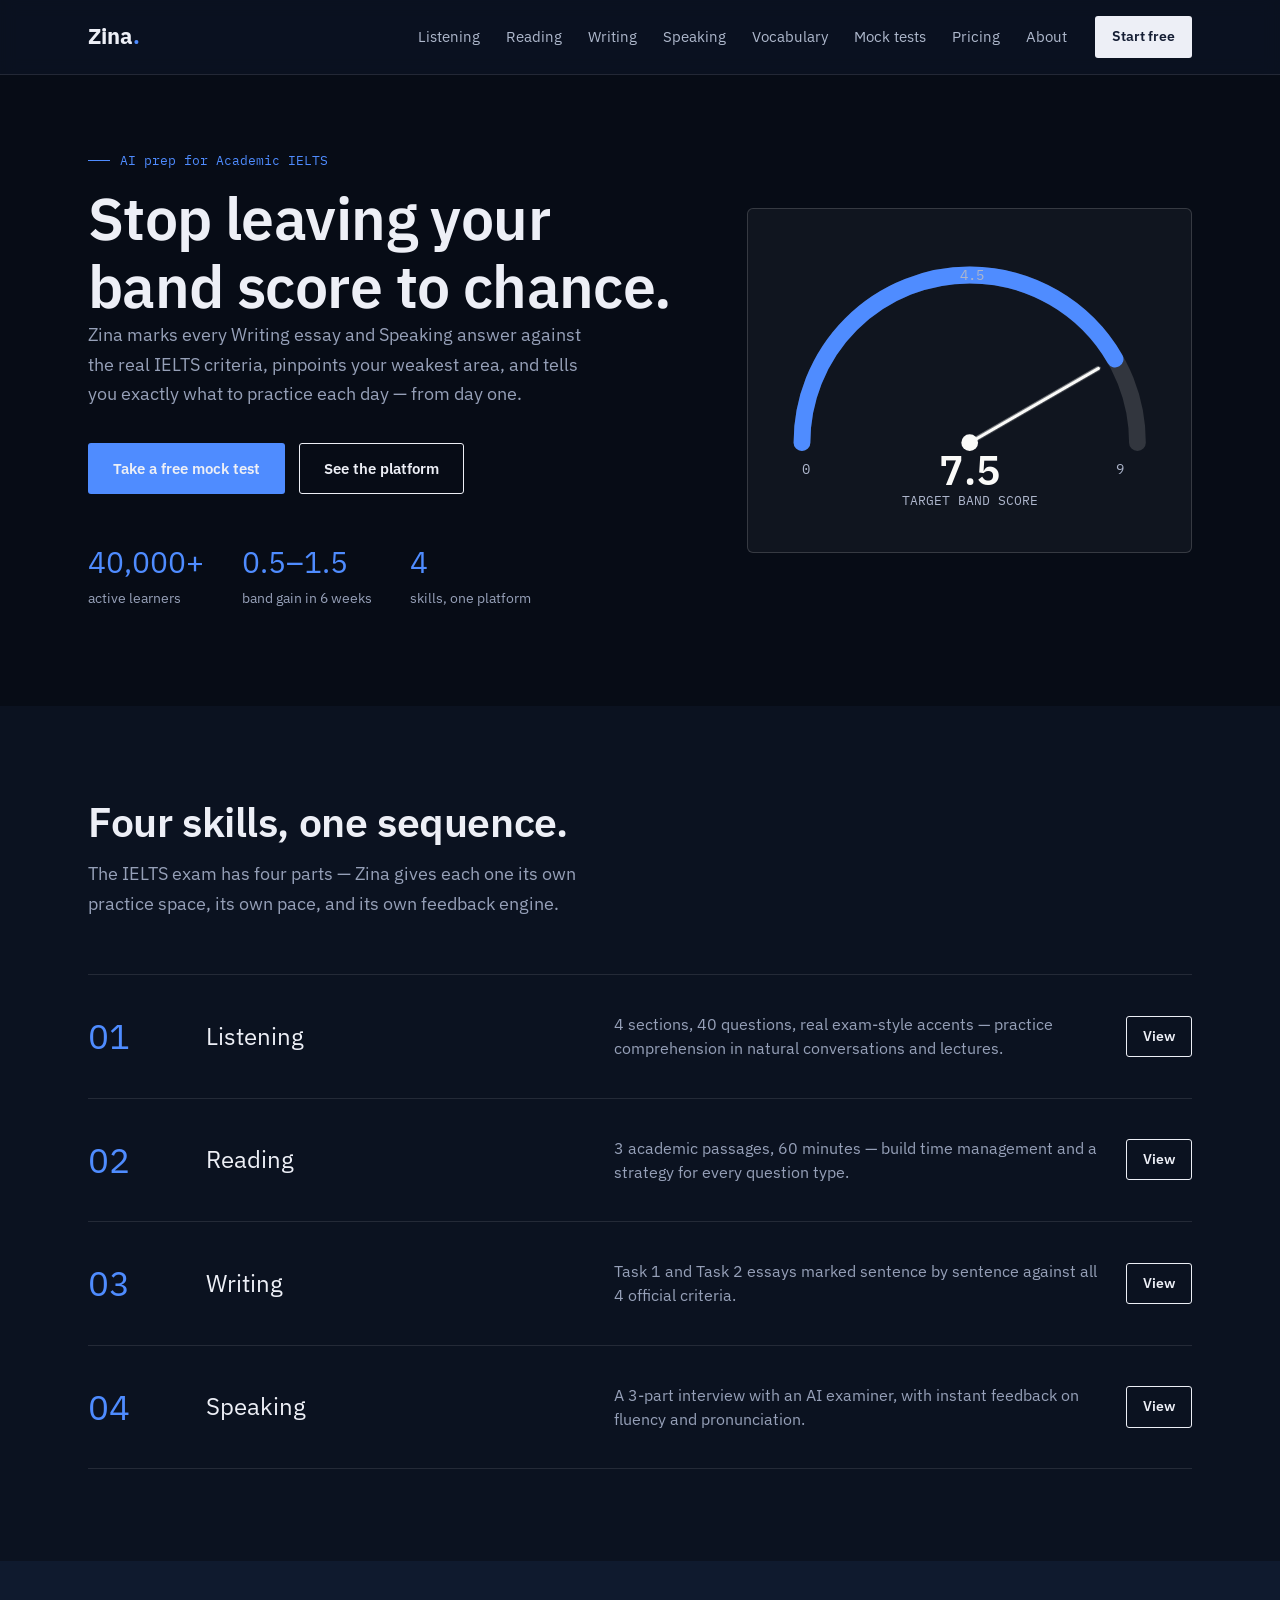
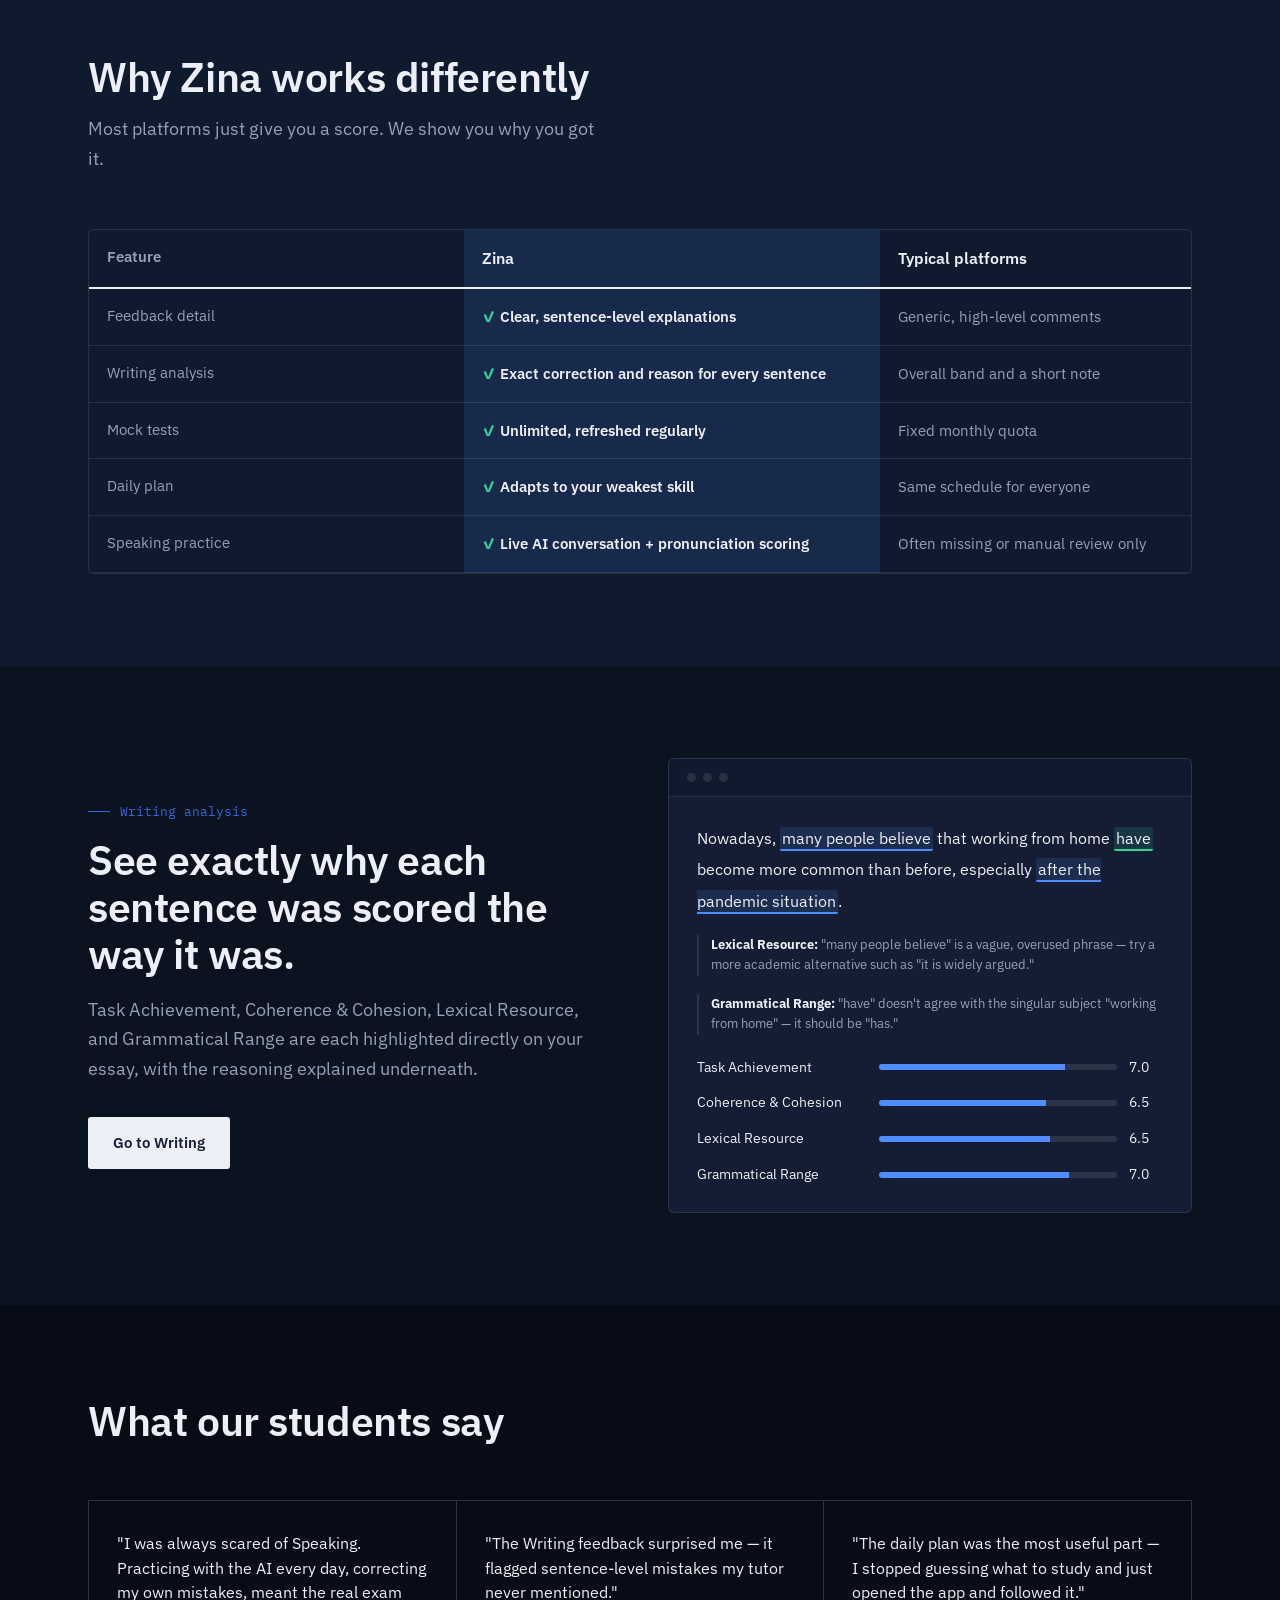
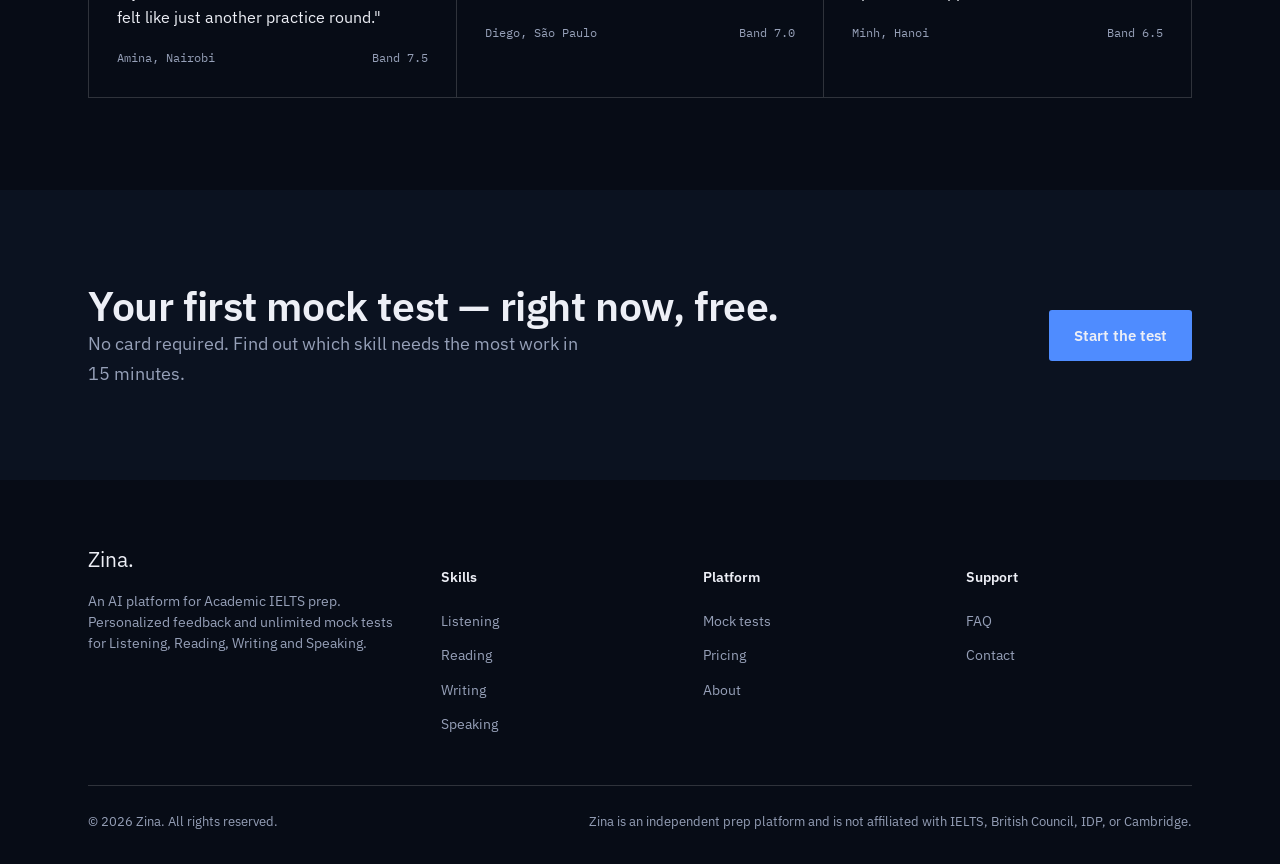
<file: index.html>
<!DOCTYPE html>
<html lang="en">
<head>
<meta charset="UTF-8">
<meta name="viewport" content="width=device-width, initial-scale=1.0">
<title>Zina — Prep for IELTS with AI feedback that actually explains why</title>
<meta name="description" content="Zina gives you sentence-level AI feedback on Listening, Reading, Writing and Speaking, unlimited mock tests, and a clear band score breakdown.">
<link rel="preconnect" href="https://fonts.googleapis.com">
<link rel="preconnect" href="https://fonts.gstatic.com" crossorigin>
<link href="https://fonts.googleapis.com/css2?family=Source+Serif+4:opsz,wght@8..60,500;8..60,600;8..60,700&family=IBM+Plex+Sans:wght@400;500;600;700&family=IBM+Plex+Mono:wght@400;500&display=swap" rel="stylesheet">
<link rel="stylesheet" href="assets/style.css">
</head>
<body>

<header class="site-header">
  <div class="wrap header-inner">
    <a href="index.html" class="logo">Zina<span>.</span></a>
    <nav class="main-nav" id="mainNav">
      <a href="listening.html">Listening</a>
      <a href="reading.html">Reading</a>
      <a href="writing.html">Writing</a>
      <a href="speaking.html">Speaking</a>
      <a href="vocabulary.html">Vocabulary</a>
      <a href="mock-tests.html">Mock tests</a>
      <a href="pricing.html">Pricing</a>
      <a href="about.html">About</a>
    </nav>
    <div class="header-cta">
      <a href="pricing.html" class="btn btn-primary btn-sm">Start free</a>
      <button class="nav-toggle" id="navToggle" aria-label="Open menu"><span></span></button>
    </div>
  </div>
</header>

<section class="hero on-ink">
  <div class="wrap hero-inner">
    <div>
      <div class="kicker">AI prep for Academic IELTS</div>
      <h1 class="h-xl">Stop leaving your band score to chance.</h1>
      <p class="lede">Zina marks every Writing essay and Speaking answer against the real IELTS criteria, pinpoints your weakest area, and tells you exactly what to practice each day — from day one.</p>
      <div class="btn-row">
        <a href="mock-tests.html" class="btn btn-gold">Take a free mock test</a>
        <a href="#platform" class="btn btn-outline">See the platform</a>
      </div>
      <div class="stat-row">
        <div><span class="num">40,000+</span><span class="lbl">active learners</span></div>
        <div><span class="num">0.5–1.5</span><span class="lbl">band gain in 6 weeks</span></div>
        <div><span class="num">4</span><span class="lbl">skills, one platform</span></div>
      </div>
    </div>

    <div class="gauge-card">
      <svg viewBox="0 0 320 230" width="100%" height="auto" role="img" aria-label="Gauge showing a target band of 7.5">
        <path d="M 20 170 A 140 140 0 0 1 300 170" fill="none" stroke="rgba(250,250,248,0.14)" stroke-width="14" stroke-linecap="round"/>
        <path d="M 20 170 A 140 140 0 0 1 300 170" fill="none" stroke="#4F8CFF" stroke-width="14" stroke-linecap="round" stroke-dasharray="366.5 439.8"/>
        <text x="20" y="196" font-family="IBM Plex Mono, monospace" font-size="12" fill="#AEB6CC">0</text>
        <text x="152" y="34" font-family="IBM Plex Mono, monospace" font-size="12" fill="#AEB6CC">4.5</text>
        <text x="282" y="196" font-family="IBM Plex Mono, monospace" font-size="12" fill="#AEB6CC">9</text>
        <g class="gauge-needle" data-band="7.5">
          <line x1="160" y1="170" x2="160" y2="46" stroke="#FAFAF8" stroke-width="3" stroke-linecap="round"/>
        </g>
        <circle cx="160" cy="170" r="7" fill="#FAFAF8"/>
        <text x="160" y="205" text-anchor="middle" font-family="Source Serif 4, serif" font-size="34" font-weight="600" fill="#FAFAF8">7.5</text>
        <text x="160" y="222" text-anchor="middle" font-family="IBM Plex Mono, monospace" font-size="10.5" fill="#AEB6CC">TARGET BAND SCORE</text>
      </svg>
    </div>
  </div>
</section>

<section class="section" id="platform">
  <div class="wrap">
    <div class="section-head">
      <div>
        <h2 class="h-lg">Four skills, one sequence.</h2>
        <p class="lede">The IELTS exam has four parts — Zina gives each one its own practice space, its own pace, and its own feedback engine.</p>
      </div>
    </div>

    <ul class="skill-index">
      <li>
        <div class="skill-row">
          <span class="skill-num">01</span>
          <span class="skill-title">Listening</span>
          <span class="skill-desc">4 sections, 40 questions, real exam-style accents — practice comprehension in natural conversations and lectures.</span>
          <a href="listening.html" class="btn btn-outline btn-sm">View</a>
        </div>
      </li>
      <li>
        <div class="skill-row">
          <span class="skill-num">02</span>
          <span class="skill-title">Reading</span>
          <span class="skill-desc">3 academic passages, 60 minutes — build time management and a strategy for every question type.</span>
          <a href="reading.html" class="btn btn-outline btn-sm">View</a>
        </div>
      </li>
      <li>
        <div class="skill-row">
          <span class="skill-num">03</span>
          <span class="skill-title">Writing</span>
          <span class="skill-desc">Task 1 and Task 2 essays marked sentence by sentence against all 4 official criteria.</span>
          <a href="writing.html" class="btn btn-outline btn-sm">View</a>
        </div>
      </li>
      <li>
        <div class="skill-row">
          <span class="skill-num">04</span>
          <span class="skill-title">Speaking</span>
          <span class="skill-desc">A 3-part interview with an AI examiner, with instant feedback on fluency and pronunciation.</span>
          <a href="speaking.html" class="btn btn-outline btn-sm">View</a>
        </div>
      </li>
    </ul>
  </div>
</section>

<section class="section section-alt">
  <div class="wrap">
    <div class="section-head">
      <div>
        <h2 class="h-lg">Why Zina works differently</h2>
        <p class="lede">Most platforms just give you a score. We show you why you got it.</p>
      </div>
    </div>
    <div class="table-scroll">
      <table class="compare-table">
        <thead>
          <tr><th>Feature</th><th class="col-us">Zina</th><th>Typical platforms</th></tr>
        </thead>
        <tbody>
          <tr><td>Feedback detail</td><td class="col-us"><span class="tick">✓</span> Clear, sentence-level explanations</td><td><span class="cross">Generic, high-level comments</span></td></tr>
          <tr><td>Writing analysis</td><td class="col-us"><span class="tick">✓</span> Exact correction and reason for every sentence</td><td><span class="cross">Overall band and a short note</span></td></tr>
          <tr><td>Mock tests</td><td class="col-us"><span class="tick">✓</span> Unlimited, refreshed regularly</td><td><span class="cross">Fixed monthly quota</span></td></tr>
          <tr><td>Daily plan</td><td class="col-us"><span class="tick">✓</span> Adapts to your weakest skill</td><td><span class="cross">Same schedule for everyone</span></td></tr>
          <tr><td>Speaking practice</td><td class="col-us"><span class="tick">✓</span> Live AI conversation + pronunciation scoring</td><td><span class="cross">Often missing or manual review only</span></td></tr>
        </tbody>
      </table>
    </div>
  </div>
</section>

<section class="section">
  <div class="wrap grid-2">
    <div>
      <div class="kicker">Writing analysis</div>
      <h2 class="h-lg">See exactly why each sentence was scored the way it was.</h2>
      <p class="lede" style="margin-top:18px;">Task Achievement, Coherence &amp; Cohesion, Lexical Resource, and Grammatical Range are each highlighted directly on your essay, with the reasoning explained underneath.</p>
      <div class="btn-row">
        <a href="writing.html" class="btn btn-primary">Go to Writing</a>
      </div>
    </div>
    <div class="mockup">
      <div class="mockup-bar"><span></span><span></span><span></span></div>
      <div class="mockup-body">
        <p class="essay-line">Nowadays, <span class="mark tr">many people believe</span> that working from home <span class="mark gr">have</span> become more common than before, especially <span class="mark tr">after the pandemic situation</span>.</p>
        <div class="annot"><b>Lexical Resource:</b> "many people believe" is a vague, overused phrase — try a more academic alternative such as "it is widely argued."</div>
        <div class="annot"><b>Grammatical Range:</b> "have" doesn't agree with the singular subject "working from home" — it should be "has."</div>
        <div class="criteria-bars">
          <div class="criteria-bar"><span>Task Achievement</span><div class="criteria-track"><div class="criteria-fill" style="width:78%;"></div></div><span>7.0</span></div>
          <div class="criteria-bar"><span>Coherence &amp; Cohesion</span><div class="criteria-track"><div class="criteria-fill" style="width:70%;"></div></div><span>6.5</span></div>
          <div class="criteria-bar"><span>Lexical Resource</span><div class="criteria-track"><div class="criteria-fill" style="width:72%;"></div></div><span>6.5</span></div>
          <div class="criteria-bar"><span>Grammatical Range</span><div class="criteria-track"><div class="criteria-fill" style="width:80%;"></div></div><span>7.0</span></div>
        </div>
      </div>
    </div>
  </div>
</section>

<section class="section section-ink">
  <div class="wrap">
    <div class="section-head on-ink">
      <div>
        <h2 class="h-lg">What our students say</h2>
      </div>
    </div>
  </div>
  <div class="wrap">
    <div class="testi-grid" style="border-color:var(--rule-dark);">
      <div class="testi" style="border-color:var(--rule-dark);">
        <p>"I was always scared of Speaking. Practicing with the AI every day, correcting my own mistakes, meant the real exam felt like just another practice round."</p>
        <div class="who"><span>Amina, Nairobi</span><span>Band 7.5</span></div>
      </div>
      <div class="testi" style="border-color:var(--rule-dark);">
        <p>"The Writing feedback surprised me — it flagged sentence-level mistakes my tutor never mentioned."</p>
        <div class="who"><span>Diego, São Paulo</span><span>Band 7.0</span></div>
      </div>
      <div class="testi" style="border-color:var(--rule-dark);">
        <p>"The daily plan was the most useful part — I stopped guessing what to study and just opened the app and followed it."</p>
        <div class="who"><span>Minh, Hanoi</span><span>Band 6.5</span></div>
      </div>
    </div>
  </div>
</section>

<section class="section">
  <div class="wrap cta-band">
    <div>
      <h2 class="h-lg">Your first mock test — right now, free.</h2>
      <p class="lede">No card required. Find out which skill needs the most work in 15 minutes.</p>
    </div>
    <a href="mock-tests.html" class="btn btn-gold">Start the test</a>
  </div>
</section>

<footer class="site-footer">
  <div class="wrap">
    <div class="footer-grid">
      <div>
        <div class="footer-logo">Zina.</div>
        <p class="footer-note">An AI platform for Academic IELTS prep. Personalized feedback and unlimited mock tests for Listening, Reading, Writing and Speaking.</p>
      </div>
      <div>
        <h5>Skills</h5>
        <a href="listening.html">Listening</a>
        <a href="reading.html">Reading</a>
        <a href="writing.html">Writing</a>
        <a href="speaking.html">Speaking</a>
      </div>
      <div>
        <h5>Platform</h5>
        <a href="mock-tests.html">Mock tests</a>
        <a href="pricing.html">Pricing</a>
        <a href="about.html">About</a>
      </div>
      <div>
        <h5>Support</h5>
        <a href="about.html#faq">FAQ</a>
        <a href="about.html#contact">Contact</a>
      </div>
    </div>
    <div class="footer-bottom">
      <span>© 2026 Zina. All rights reserved.</span>
      <span>Zina is an independent prep platform and is not affiliated with IELTS, British Council, IDP, or Cambridge.</span>
    </div>
  </div>
</footer>

<script src="assets/script.js"></script>
</body>
</html>
</file>
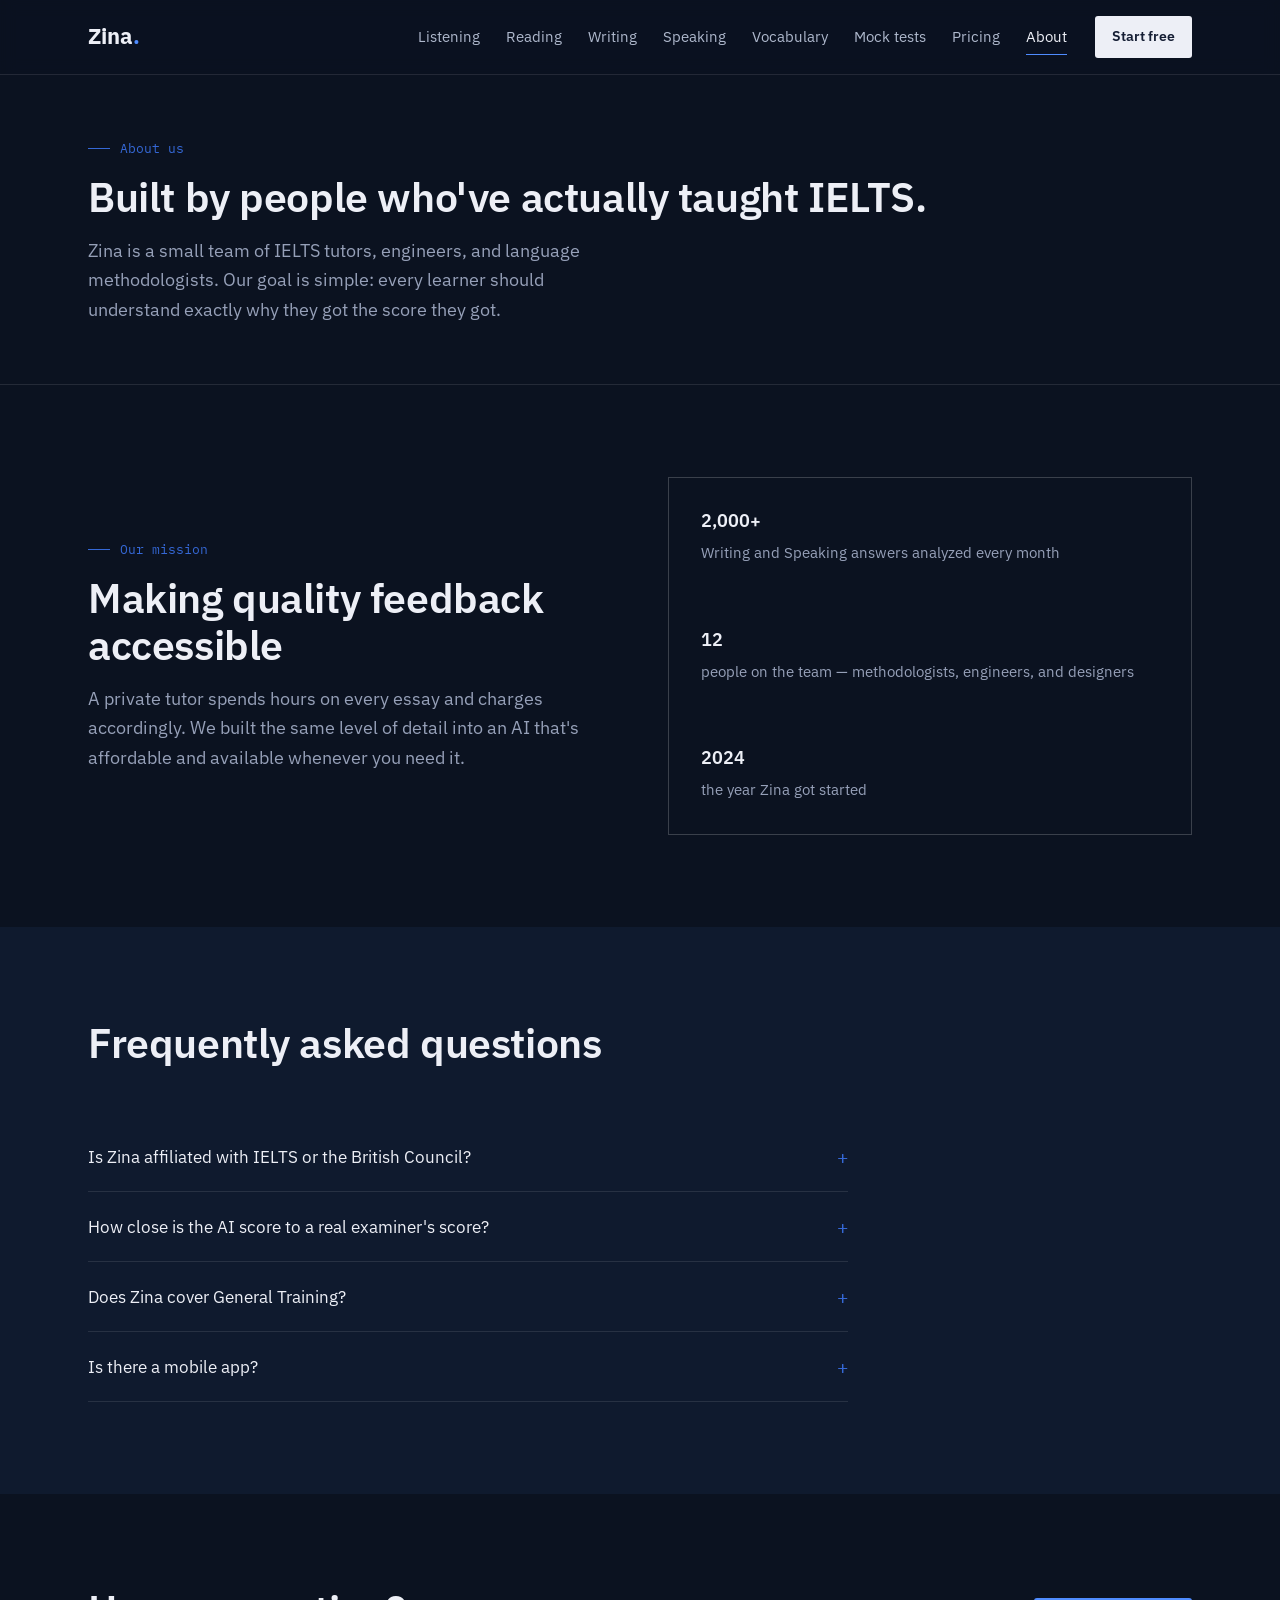
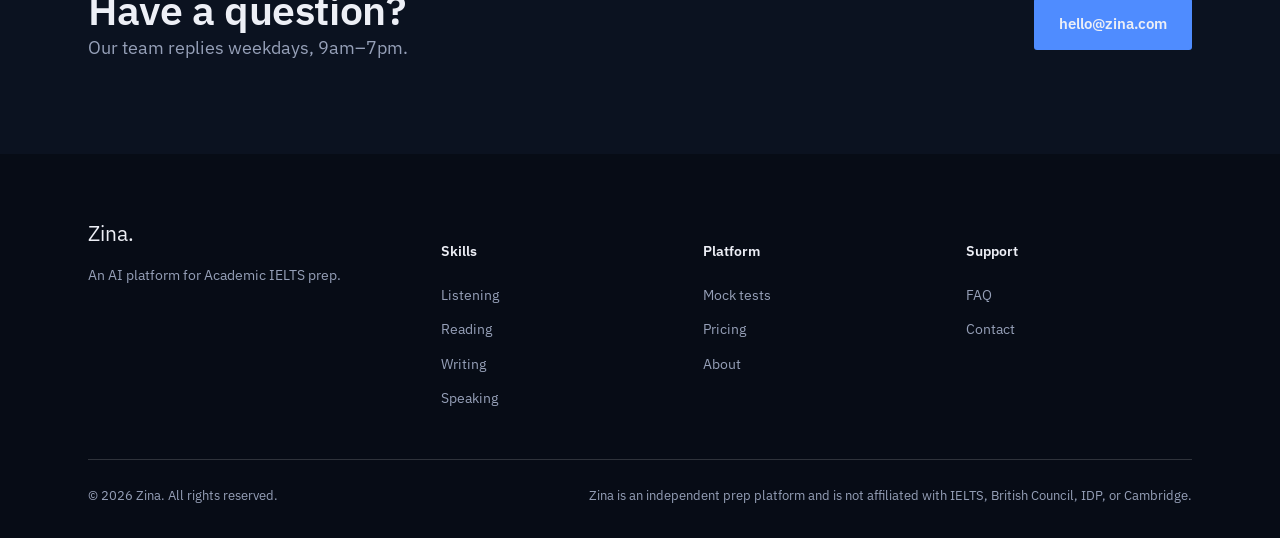
<file: about.html>
<!DOCTYPE html>
<html lang="en">
<head>
<meta charset="UTF-8">
<meta name="viewport" content="width=device-width, initial-scale=1.0">
<title>About — Zina</title>
<meta name="description" content="Meet the team behind Zina, our mission, and answers to frequently asked questions.">
<link rel="preconnect" href="https://fonts.googleapis.com">
<link rel="preconnect" href="https://fonts.gstatic.com" crossorigin>
<link href="https://fonts.googleapis.com/css2?family=Source+Serif+4:opsz,wght@8..60,500;8..60,600;8..60,700&family=IBM+Plex+Sans:wght@400;500;600;700&family=IBM+Plex+Mono:wght@400;500&display=swap" rel="stylesheet">
<link rel="stylesheet" href="assets/style.css">
</head>
<body>

<header class="site-header">
  <div class="wrap header-inner">
    <a href="index.html" class="logo">Zina<span>.</span></a>
    <nav class="main-nav" id="mainNav">
      <a href="listening.html">Listening</a>
      <a href="reading.html">Reading</a>
      <a href="writing.html">Writing</a>
      <a href="speaking.html">Speaking</a>
      <a href="vocabulary.html">Vocabulary</a>
      <a href="mock-tests.html">Mock tests</a>
      <a href="pricing.html">Pricing</a>
      <a href="about.html" class="active">About</a>
    </nav>
    <div class="header-cta">
      <a href="pricing.html" class="btn btn-primary btn-sm">Start free</a>
      <button class="nav-toggle" id="navToggle" aria-label="Open menu"><span></span></button>
    </div>
  </div>
</header>

<section class="page-hero">
  <div class="wrap">
    <div class="kicker">About us</div>
    <h1 class="h-lg">Built by people who've actually taught IELTS.</h1>
    <p class="lede">Zina is a small team of IELTS tutors, engineers, and language methodologists. Our goal is simple: every learner should understand exactly why they got the score they got.</p>
  </div>
</section>

<section class="section">
  <div class="wrap grid-2">
    <div>
      <div class="kicker">Our mission</div>
      <h2 class="h-lg">Making quality feedback accessible</h2>
      <p class="lede" style="margin-top:16px;">A private tutor spends hours on every essay and charges accordingly. We built the same level of detail into an AI that's affordable and available whenever you need it.</p>
    </div>
    <div class="feature-grid" style="grid-template-columns:1fr; gap:0;">
      <div class="feature-cell"><h3>2,000+</h3><p>Writing and Speaking answers analyzed every month</p></div>
      <div class="feature-cell"><h3>12</h3><p>people on the team — methodologists, engineers, and designers</p></div>
      <div class="feature-cell"><h3>2024</h3><p>the year Zina got started</p></div>
    </div>
  </div>
</section>

<section class="section section-alt" id="faq">
  <div class="wrap">
    <div class="section-head"><div><h2 class="h-lg">Frequently asked questions</h2></div></div>
    <div style="max-width:760px;">
      <div class="faq-item">
        <button class="faq-q"><span>Is Zina affiliated with IELTS or the British Council?</span><span class="plus">+</span></button>
        <div class="faq-a"><p>No. Zina is an independent prep platform. IELTS® is a registered trademark of the British Council, IDP Education, and Cambridge University Press &amp; Assessment — we only reference it to identify the exam.</p></div>
      </div>
      <div class="faq-item">
        <button class="faq-q"><span>How close is the AI score to a real examiner's score?</span><span class="plus">+</span></button>
        <div class="faq-a"><p>In our internal testing, the AI score is within 0.5 bands of the real exam result on average. We still recommend taking at least one real mock exam before test day.</p></div>
      </div>
      <div class="faq-item">
        <button class="faq-q"><span>Does Zina cover General Training?</span><span class="plus">+</span></button>
        <div class="faq-a"><p>Right now Zina focuses only on Academic IELTS. A General Training module is planned by the end of 2026.</p></div>
      </div>
      <div class="faq-item">
        <button class="faq-q"><span>Is there a mobile app?</span><span class="plus">+</span></button>
        <div class="faq-a"><p>Zina currently works in any browser and is fully responsive on mobile. A dedicated app is in development.</p></div>
      </div>
    </div>
  </div>
</section>

<section class="section" id="contact">
  <div class="wrap cta-band">
    <div>
      <h2 class="h-lg">Have a question?</h2>
      <p class="lede">Our team replies weekdays, 9am–7pm.</p>
    </div>
    <a href="mailto:hello@zina.com" class="btn btn-gold">hello@zina.com</a>
  </div>
</section>

<footer class="site-footer">
  <div class="wrap">
    <div class="footer-grid">
      <div>
        <div class="footer-logo">Zina.</div>
        <p class="footer-note">An AI platform for Academic IELTS prep.</p>
      </div>
      <div>
        <h5>Skills</h5>
        <a href="listening.html">Listening</a>
        <a href="reading.html">Reading</a>
        <a href="writing.html">Writing</a>
        <a href="speaking.html">Speaking</a>
      </div>
      <div>
        <h5>Platform</h5>
        <a href="mock-tests.html">Mock tests</a>
        <a href="pricing.html">Pricing</a>
        <a href="about.html">About</a>
      </div>
      <div>
        <h5>Support</h5>
        <a href="about.html#faq">FAQ</a>
        <a href="about.html#contact">Contact</a>
      </div>
    </div>
    <div class="footer-bottom">
      <span>© 2026 Zina. All rights reserved.</span>
      <span>Zina is an independent prep platform and is not affiliated with IELTS, British Council, IDP, or Cambridge.</span>
    </div>
  </div>
</footer>

<script src="assets/script.js"></script>
</body>
</html>
</file>
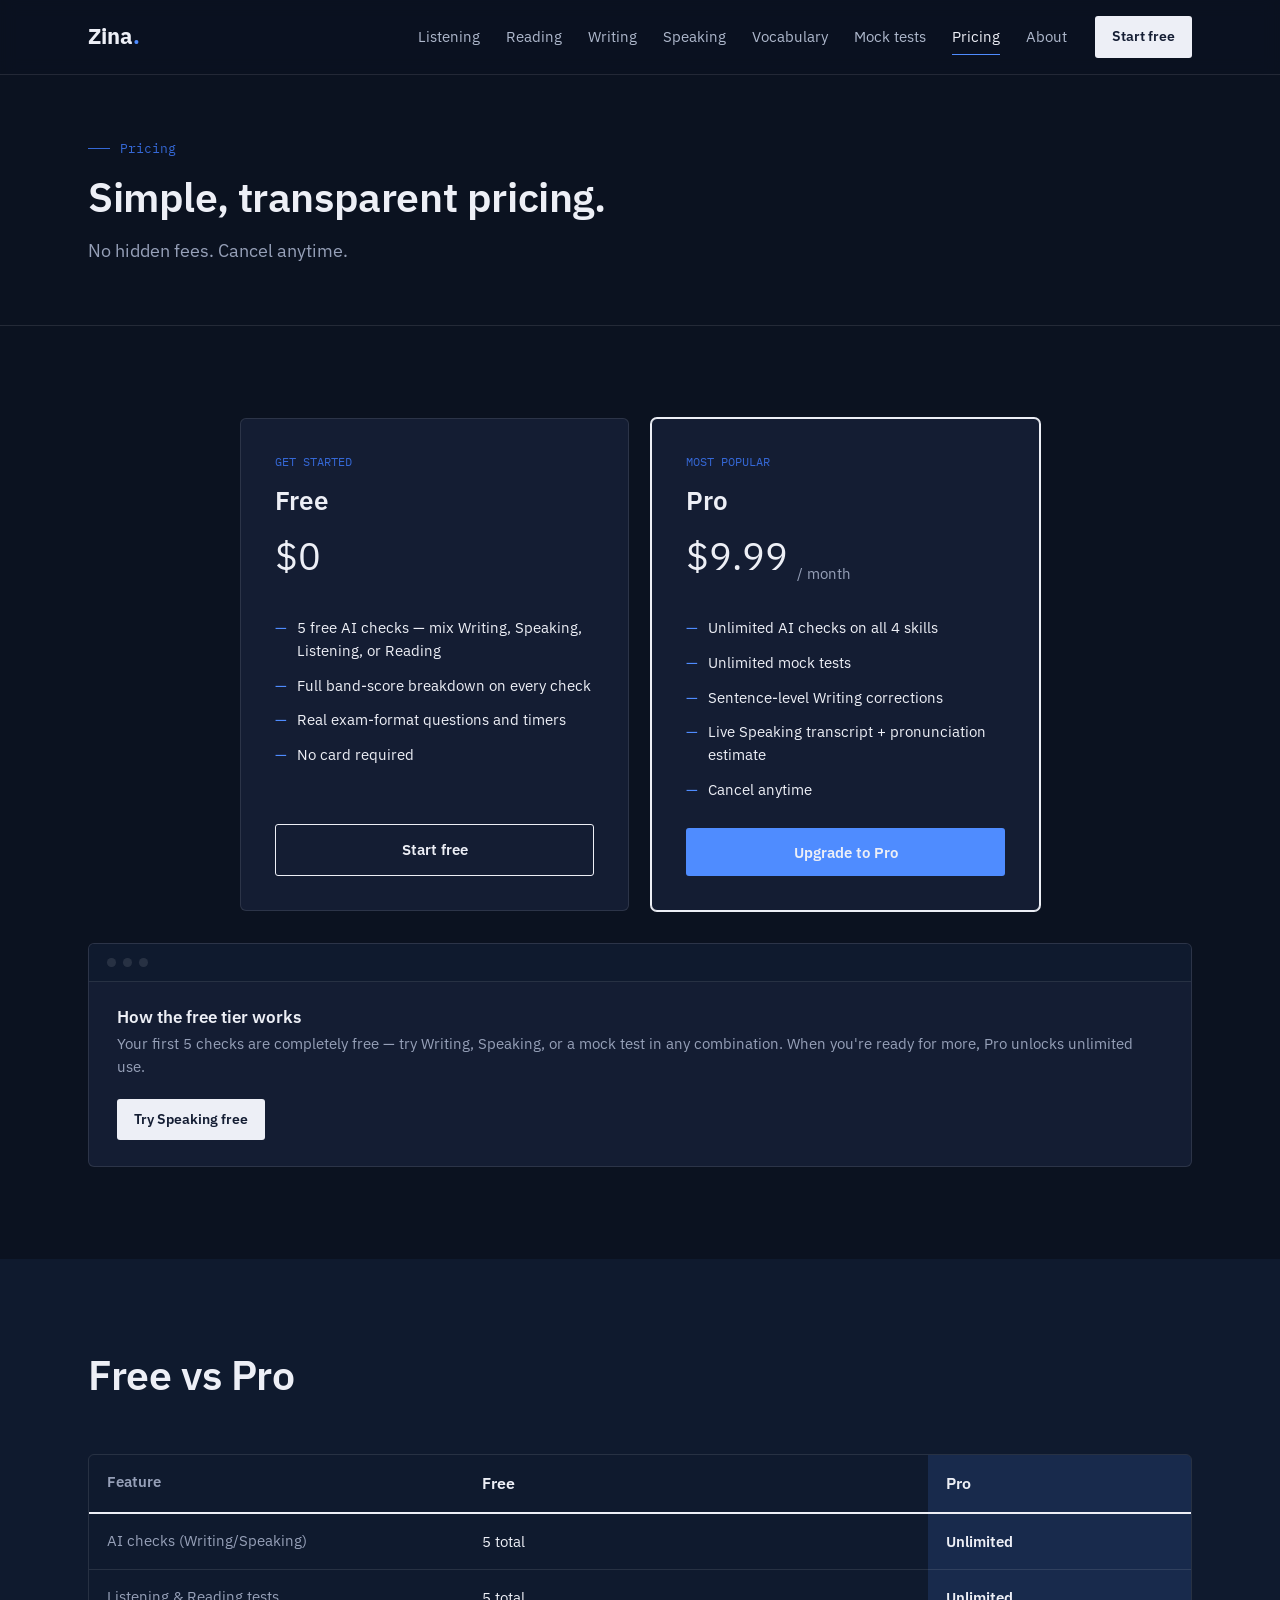
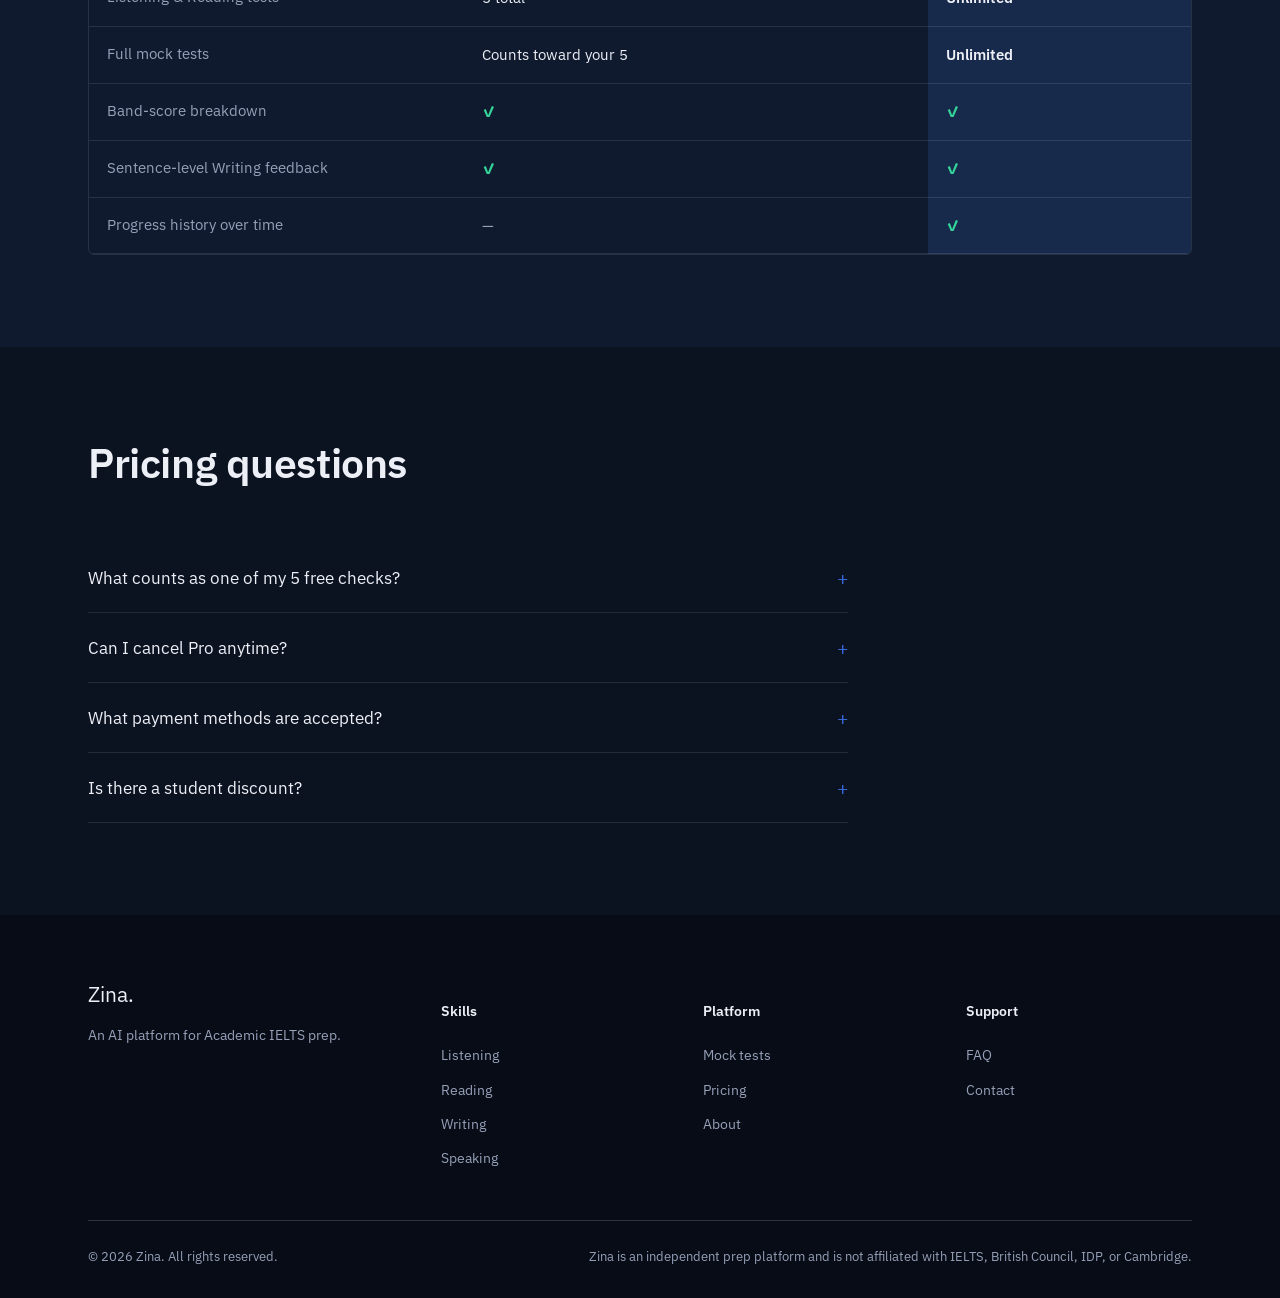
<file: pricing.html>
<!DOCTYPE html>
<html lang="en">
<head>
<meta charset="UTF-8">
<meta name="viewport" content="width=device-width, initial-scale=1.0">
<title>Pricing — Zina</title>
<meta name="description" content="Zina pricing: Free, Bootcamp, and Premium plans. Pick the one that fits how you're preparing.">
<link rel="preconnect" href="https://fonts.googleapis.com">
<link rel="preconnect" href="https://fonts.gstatic.com" crossorigin>
<link href="https://fonts.googleapis.com/css2?family=Source+Serif+4:opsz,wght@8..60,500;8..60,600;8..60,700&family=IBM+Plex+Sans:wght@400;500;600;700&family=IBM+Plex+Mono:wght@400;500&display=swap" rel="stylesheet">
<link rel="stylesheet" href="assets/style.css">
</head>
<body>

<header class="site-header">
  <div class="wrap header-inner">
    <a href="index.html" class="logo">Zina<span>.</span></a>
    <nav class="main-nav" id="mainNav">
      <a href="listening.html">Listening</a>
      <a href="reading.html">Reading</a>
      <a href="writing.html">Writing</a>
      <a href="speaking.html">Speaking</a>
      <a href="vocabulary.html">Vocabulary</a>
      <a href="mock-tests.html">Mock tests</a>
      <a href="pricing.html" class="active">Pricing</a>
      <a href="about.html">About</a>
    </nav>
    <div class="header-cta">
      <a href="pricing.html" class="btn btn-primary btn-sm">Start free</a>
      <button class="nav-toggle" id="navToggle" aria-label="Open menu"><span></span></button>
    </div>
  </div>
</header>

<section class="page-hero">
  <div class="wrap">
    <div class="kicker">Pricing</div>
    <h1 class="h-lg">Simple, transparent pricing.</h1>
    <p class="lede">No hidden fees. Cancel anytime.</p>
  </div>
</section>

<section class="section">
  <div class="wrap">
    <div class="price-grid" style="grid-template-columns:repeat(2,1fr); max-width:800px; margin:0 auto;">
      <div class="price-card">
        <div class="price-flag">GET STARTED</div>
        <h3 class="h-md">Free</h3>
        <div class="price-amount">$0</div>
        <ul class="price-list">
          <li>5 free AI checks — mix Writing, Speaking, Listening, or Reading</li>
          <li>Full band-score breakdown on every check</li>
          <li>Real exam-format questions and timers</li>
          <li>No card required</li>
        </ul>
        <a href="writing-task2.html" class="btn btn-outline">Start free</a>
      </div>

      <div class="price-card featured">
        <div class="price-flag">MOST POPULAR</div>
        <h3 class="h-md">Pro</h3>
        <div class="price-amount">$9.99 <sub>/ month</sub></div>
        <ul class="price-list">
          <li>Unlimited AI checks on all 4 skills</li>
          <li>Unlimited mock tests</li>
          <li>Sentence-level Writing corrections</li>
          <li>Live Speaking transcript + pronunciation estimate</li>
          <li>Cancel anytime</li>
        </ul>
        <button type="button" class="btn btn-gold js-open-pay" style="width:100%;">Upgrade to Pro</button>
      </div>
    </div>

    <div class="mockup" style="margin-top:32px;">
      <div class="mockup-bar"><span></span><span></span><span></span></div>
      <div class="mockup-body" style="display:flex; justify-content:space-between; align-items:center; gap:20px; flex-wrap:wrap;">
        <div>
          <h3 style="font-size:1.05rem; margin-bottom:6px;">How the free tier works</h3>
          <p style="color:var(--muted); font-size:0.92rem;">Your first 5 checks are completely free — try Writing, Speaking, or a mock test in any combination. When you're ready for more, Pro unlocks unlimited use.</p>
        </div>
        <a href="speaking.html#practice" class="btn btn-primary btn-sm">Try Speaking free</a>
      </div>
    </div>
  </div>
</section>

<section class="section section-alt">
  <div class="wrap">
    <div class="section-head"><div><h2 class="h-lg">Free vs Pro</h2></div></div>
    <div class="table-scroll">
      <table class="compare-table">
        <thead><tr><th>Feature</th><th>Free</th><th class="col-us">Pro</th></tr></thead>
        <tbody>
          <tr><td>AI checks (Writing/Speaking)</td><td>5 total</td><td class="col-us">Unlimited</td></tr>
          <tr><td>Listening &amp; Reading tests</td><td>5 total</td><td class="col-us">Unlimited</td></tr>
          <tr><td>Full mock tests</td><td>Counts toward your 5</td><td class="col-us">Unlimited</td></tr>
          <tr><td>Band-score breakdown</td><td><span class="tick">✓</span></td><td class="col-us"><span class="tick">✓</span></td></tr>
          <tr><td>Sentence-level Writing feedback</td><td><span class="tick">✓</span></td><td class="col-us"><span class="tick">✓</span></td></tr>
          <tr><td>Progress history over time</td><td><span class="cross">—</span></td><td class="col-us"><span class="tick">✓</span></td></tr>
        </tbody>
      </table>
    </div>
  </div>
</section>

<section class="section">
  <div class="wrap">
    <div class="section-head"><div><h2 class="h-lg">Pricing questions</h2></div></div>
    <div style="max-width:760px;">
      <div class="faq-item">
        <button class="faq-q"><span>What counts as one of my 5 free checks?</span><span class="plus">+</span></button>
        <div class="faq-a"><p>Any single AI-scored submission — one Writing essay, one Speaking part, or one full Listening/Reading test. Mix and match however you like.</p></div>
      </div>
      <div class="faq-item">
        <button class="faq-q"><span>Can I cancel Pro anytime?</span><span class="plus">+</span></button>
        <div class="faq-a"><p>Yes. Pro is billed monthly and can be canceled anytime — you won't be charged for the following month.</p></div>
      </div>
      <div class="faq-item">
        <button class="faq-q"><span>What payment methods are accepted?</span><span class="plus">+</span></button>
        <div class="faq-a"><p>Payme, Click, or a direct card transfer (Humo or Visa). Tap "Upgrade to Pro" for the exact details — you'll get your access code shortly after we confirm the payment.</p></div>
      </div>
      <div class="faq-item">
        <button class="faq-q"><span>Is there a student discount?</span><span class="plus">+</span></button>
        <div class="faq-a"><p>Yes — with a valid student ID, you get 20% off Pro. Reach out to support to apply it.</p></div>
      </div>
    </div>
  </div>
</section>

<footer class="site-footer">
  <div class="wrap">
    <div class="footer-grid">
      <div>
        <div class="footer-logo">Zina.</div>
        <p class="footer-note">An AI platform for Academic IELTS prep.</p>
      </div>
      <div>
        <h5>Skills</h5>
        <a href="listening.html">Listening</a>
        <a href="reading.html">Reading</a>
        <a href="writing.html">Writing</a>
        <a href="speaking.html">Speaking</a>
      </div>
      <div>
        <h5>Platform</h5>
        <a href="mock-tests.html">Mock tests</a>
        <a href="pricing.html">Pricing</a>
        <a href="about.html">About</a>
      </div>
      <div>
        <h5>Support</h5>
        <a href="about.html#faq">FAQ</a>
        <a href="about.html#contact">Contact</a>
      </div>
    </div>
    <div class="footer-bottom">
      <span>© 2026 Zina. All rights reserved.</span>
      <span>Zina is an independent prep platform and is not affiliated with IELTS, British Council, IDP, or Cambridge.</span>
    </div>
  </div>
</footer>

<div class="modal-overlay" id="payModal">
  <div class="modal-box">
    <button class="modal-close" id="payModalClose" aria-label="Close">&times;</button>
    <div class="kicker">Upgrade to Pro</div>
    <h3 class="h-md">$9.99 / month — unlimited AI checks</h3>

    <div class="pay-step"><span class="pay-num">1</span><div>Send <b>$9.99</b> (or the current so'm equivalent) via <b>Payme</b> or <b>Click</b> to the phone number below, or transfer directly to a card.</div></div>

    <div class="pay-detail-row"><span>Payme / Click (phone)</span><b>+998 87 619 14 74</b><button class="btn btn-outline btn-sm copy-btn" data-copy="+998876191474">Copy</button></div>
    <div class="pay-detail-row"><span>Humo card</span><b>9860 1701 3044 0408</b><button class="btn btn-outline btn-sm copy-btn" data-copy="9860170130440408">Copy</button></div>
    <div class="pay-detail-row"><span>Visa card</span><b>4023 0605 1605 7915</b><button class="btn btn-outline btn-sm copy-btn" data-copy="4023060516057915">Copy</button></div>

    <div class="pay-step"><span class="pay-num">2</span><div>Send a screenshot of the payment to us on Telegram.</div></div>
    <a href="https://t.me/+998876191474" target="_blank" rel="noopener" class="btn btn-gold" style="width:100%; justify-content:center;">Send screenshot on Telegram</a>

    <div class="pay-step"><span class="pay-num">3</span><div>We'll reply with your Pro access code within a few hours.</div></div>
  </div>
</div>

<script src="assets/script.js"></script>
<script>
  document.querySelectorAll(".js-open-pay").forEach(btn => {
    btn.addEventListener("click", () => document.getElementById("payModal").classList.add("show"));
  });
  document.getElementById("payModalClose").addEventListener("click", () => {
    document.getElementById("payModal").classList.remove("show");
  });
  document.getElementById("payModal").addEventListener("click", (e) => {
    if (e.target.id === "payModal") e.currentTarget.classList.remove("show");
  });
  document.querySelectorAll(".copy-btn").forEach(btn => {
    btn.addEventListener("click", () => {
      navigator.clipboard.writeText(btn.dataset.copy);
      const original = btn.textContent;
      btn.textContent = "Copied!";
      setTimeout(() => { btn.textContent = original; }, 1500);
    });
  });
</script>
</body>
</html>
</file>
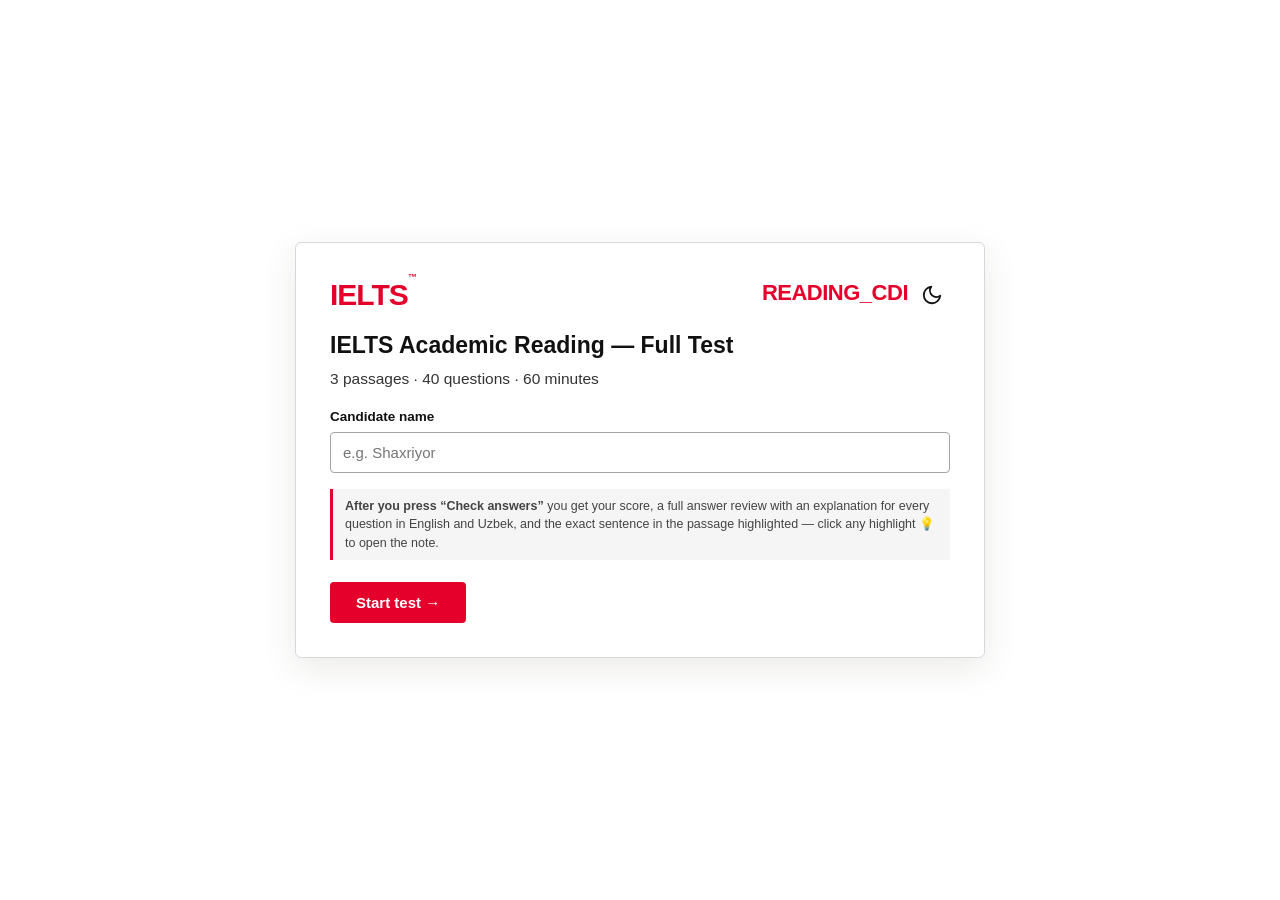
<file: reading-test-1.html>
<!DOCTYPE html>
<html lang="en">
<head>
<meta charset="UTF-8">
<meta name="viewport" content="width=device-width, initial-scale=1.0">
<title>IELTS Academic Reading — Full Test</title>
<style>
:root{
  /* ── exact palette sampled from the official CD IELTS screens ── */
  --cream:#FFFFFF;        /* page + pane background            */
  --warm:#FFFFFF;         /* bars, inputs, option rows          */
  --beige:#F2F2F2;        /* part banner, submit panel, word bank */
  --beige-line:#D8D8D8;   /* hairline                           */
  --ink:#111111;          /* body text                          */
  --ink2:#333333;         /* secondary text                     */
  --ink3:#767676;
  --tan:#A6A6A6;          /* input borders                      */
  --blue:#1A73E8;         /* focus / current question           */
  --seg:#DDDDDD;          /* progress segment, empty            */
  --scroll:#9A9A9A;       /* pane scrollbar thumb               */
  --red:#E4002B;
  --line:#E0E0E0; --band:var(--beige);
  --bar-h:68px; --nav-h:56px; --fs:15.5px;
  --panel:#FAFAFA; --panel-solid:#FFFFFF; --text:#111111; --text2:#555555; --text3:#888888;
  --border:rgba(0,0,0,.16); --hairline:rgba(0,0,0,.09);
  --accent:#C8102E; --accent-dark:#A00C24; --accent-light:rgba(200,16,46,.09);
  --green:#1E8E4E; --green-bg:rgba(30,142,78,.13);
  --redx:#C7362B; --red-bg:rgba(199,54,43,.12);
  --yellow:#B87400; --yellow-bg:rgba(184,116,0,.14);
  --tg:#0088cc;
  --shadow:0 10px 40px rgba(60,45,25,.14),0 1px 2px rgba(60,45,25,.08);
  --radius-xl:14px;
}
*{box-sizing:border-box;}
html,body{margin:0;height:100%;}
body{font-family:Arial,"Helvetica Neue",Helvetica,"Liberation Sans",sans-serif;
  color:var(--ink); background:var(--cream); font-size:var(--fs); line-height:1.45; -webkit-font-smoothing:antialiased;}
button,input,textarea,select{font-family:inherit;}
.hidden{display:none!important;}

/* ── app bar ── */
.appbar{height:var(--bar-h);flex:0 0 auto;background:var(--warm);
  display:flex;align-items:center;padding:0 20px;position:relative;z-index:40;}
.logo{color:var(--red);font-weight:800;font-size:30px;letter-spacing:-1px;line-height:1;
  font-family:Arial Black, Arial, sans-serif;white-space:nowrap;}
.logo sup{font-size:9px;font-weight:700;top:-14px;position:relative;letter-spacing:0;}
.testmeta{margin-left:26px;min-width:0;display:flex;align-items:center;gap:30px;}
.testmeta .t1{font-size:15.5px;font-weight:700;white-space:nowrap;color:var(--ink);}
.testmeta .t2{font-size:15.5px;font-weight:700;white-space:nowrap;color:var(--ink);}
.testmeta .t2.warn{color:var(--red);}
.bar-right{margin-left:auto;display:flex;align-items:center;gap:6px;}
.iconbtn{width:36px;height:36px;border:0;background:transparent;border-radius:4px;cursor:pointer;
  display:flex;align-items:center;justify-content:center;color:var(--ink);}
.iconbtn:hover{background:rgba(90,70,50,.08);} .iconbtn svg{width:22px;height:22px;}

/* ── part banner (beige rounded box) ── */
.banner{flex:0 0 auto;background:var(--beige);border:1px solid var(--beige-line);border-radius:4px;
  margin:14px 18px 10px;padding:11px 22px;}
.banner b{display:block;font-size:16px;margin-bottom:2px;} .banner span{font-size:14.5px;color:var(--ink2);}

/* ── panes ── */
.screen{height:100vh;display:flex;flex-direction:column;background:var(--cream);}
.body-area{flex:1 1 auto;display:flex;min-height:0;position:relative;}
.pane{overflow-y:auto;padding:14px 26px 46px;background:var(--cream);}
.pane.left{flex:0 0 50%;padding-left:22px;} .pane.right{flex:1 1 auto;padding-bottom:62px;}
.pane::-webkit-scrollbar{width:13px;}
.pane::-webkit-scrollbar-track{background:transparent;}
.pane::-webkit-scrollbar-thumb{background:var(--scroll);}
.pane{scrollbar-color:var(--scroll) transparent;scrollbar-width:auto;}
.resizer{flex:0 0 12px;position:relative;cursor:col-resize;background:var(--cream);}
.resizer::before{content:"";position:absolute;left:5px;top:0;bottom:0;width:1px;background:var(--beige-line);}
.resizer .grip{position:absolute;top:50%;left:50%;transform:translate(-50%,-50%);width:42px;height:42px;
  border:2px solid var(--ink);border-radius:2px;background:#F9F9F9;display:flex;align-items:center;justify-content:center;
  font-size:17px;color:var(--ink);}

/* ── passage ── */
.p-intro{font-size:13.5px;color:var(--ink2);margin-bottom:16px;line-height:1.5;}
.p-title{font-size:19px;font-weight:700;margin:4px 0 18px;}
.p-sub-inline{font-size:15px;color:var(--ink);font-style:italic;margin:0 0 18px;}
.passage p{margin:0 0 18px;line-height:1.55;}
.passage .para-label{font-weight:700;margin-right:8px;}

/* ── questions ── */
.q-head{font-size:16px;font-weight:700;margin:0 0 8px;}
.q-sub{font-size:16px;font-weight:700;margin:30px 0 8px;}
.q-instr{margin:0 0 14px;} .q-instr p{margin:0 0 6px;line-height:1.5;}
.tfkey{margin:8px 0 16px;} .tfkey p{margin:0 0 5px;}
.q-item{display:flex;gap:13px;margin:16px 0;}
.q-num{font-weight:700;min-width:18px;text-align:right;flex:0 0 auto;}
.q-body{flex:1 1 auto;}
.q-stem{margin:0 0 9px;line-height:1.5;}
.opt{margin:0 0 2px;}
.opt label{display:flex;align-items:flex-start;gap:12px;cursor:pointer;padding:7px 2px;
  border:0;background:transparent;border-radius:0;}
.opt label:hover > span{text-decoration:underline;text-underline-offset:3px;text-decoration-color:var(--tan);}
.opt input{margin:2px 0 0;width:16px;height:16px;flex:0 0 auto;accent-color:var(--blue);}
.opt .lt{margin-right:9px;font-weight:700;}
.opt label.sel{font-weight:700;}
.ansbox{display:inline-block;vertical-align:middle;}
.ansbox input{width:160px;height:32px;border:1px solid var(--tan);border-radius:3px;background:var(--warm);
  padding:0 8px;font-size:15px;text-align:center;color:var(--ink);font-weight:700;}
.ansbox input::placeholder{color:var(--ink);font-weight:700;opacity:1;}
.ansbox input:focus{outline:2px solid var(--blue);outline-offset:-2px;}
.ansbox input:focus::placeholder{color:transparent;}
.ansel{height:34px;min-width:82px;border:1px solid var(--tan);border-radius:3px;background:var(--warm);
  padding:0 8px;font-size:15px;color:var(--ink);font-weight:700;}
.ansel:focus{outline:2px solid var(--blue);outline-offset:-2px;}
.notes{border:1px solid var(--beige-line);padding:16px 20px;margin:12px 0 18px;background:var(--warm);border-radius:4px;}
.notes .n-title{font-weight:700;margin-bottom:12px;}
.notes h4{margin:16px 0 6px;font-size:15.5px;}
.notes .sumtext{line-height:2.5;margin:0;}
.endlist{border:1px solid var(--beige-line);padding:14px 20px;margin:12px 0 18px;background:var(--beige);border-radius:4px;}
.endlist .n-title{font-weight:700;margin-bottom:10px;}
.endlist p{margin:6px 0;}
.endrow{display:flex;align-items:center;gap:13px;margin:16px 0;}
.endrow .q-num{font-weight:700;min-width:18px;text-align:right;}
.endrow .etxt{flex:1 1 auto;}
mark.user-hl{background:#FFF2A8;padding:0;}

/* ── matching headings: drag & drop ── */
.hbank{border:1px solid var(--beige-line);padding:12px 14px;margin:10px 0 18px;background:var(--beige);border-radius:4px;}
.hbank .n-title{font-weight:700;margin-bottom:10px;}
.hitem{display:flex;gap:10px;align-items:flex-start;border:1px solid var(--tan);background:var(--warm);border-radius:4px;
  padding:9px 12px;margin:7px 0;font-size:15px;font-weight:700;cursor:grab;user-select:none;
  transition:background .12s,border-color .12s,opacity .12s;}
.hitem:hover{background:#F5F5F5;border-color:var(--ink2);}
.hitem:active{cursor:grabbing;}
.hitem b{min-width:32px;flex:0 0 auto;}
.hitem.used{opacity:.3;cursor:default;}
.hitem.picked{border-color:var(--blue);box-shadow:0 0 0 2px rgba(26,115,232,.28);background:#EAF2FD;}
.hitem.dragging{opacity:.45;}
.hdrop{display:flex;align-items:center;gap:9px;min-height:38px;margin:0 0 10px;padding:7px 12px;font-size:15px;
  border:1px dashed var(--tan);border-radius:3px;background:var(--warm);color:var(--ink3);cursor:pointer;}
.hdrop .hd-num{font-weight:700;color:var(--ink);}
.hdrop.over{border-color:var(--blue);background:#EAF2FD;color:#123A6B;}
.hdrop.filled{border-style:solid;border-color:var(--tan);background:var(--warm);color:var(--ink);font-weight:700;}
.hdrop .hd-txt{flex:1 1 auto;}
.hdrop .hd-x{margin-left:auto;border:0;background:transparent;color:var(--ink3);font-size:18px;line-height:1;cursor:pointer;padding:0 2px;}
.hdrop .hd-x:hover{color:var(--red);}
.hdrop.hd-correct{border-color:var(--green);background:rgba(30,142,78,.10);}
.hdrop.hd-wrong{border-color:var(--redx);background:rgba(199,54,43,.10);}

/* ── segmented progress strip + bottom nav ── */
.progress{flex:0 0 auto;height:4px;background:var(--cream);display:flex;gap:3px;padding:0 18px;align-items:stretch;}
.progress span{flex:1 1 0;background:var(--seg);border-radius:1px;transition:background .15s;}
.progress span.done{background:#7A7A7A;}
.progress span.cur{background:#111111;}
.navrow{flex:0 0 auto;height:var(--nav-h);background:var(--warm);display:flex;align-items:stretch;position:relative;}
.navscroll{flex:1 1 auto;display:flex;align-items:center;gap:34px;padding:0 20px;overflow-x:auto;}
.navscroll::-webkit-scrollbar{height:0;}
.navgroup{display:flex;align-items:center;gap:9px;white-space:nowrap;}
.navgroup > .gl{font-size:16px;font-weight:700;margin-right:6px;color:var(--ink);}
.navgroup.inactive > .gl{font-weight:400;color:var(--ink);}
.navgroup .ghost{font-size:15px;color:var(--ink3);}
.qbtn{min-width:26px;height:30px;border:2px solid transparent;border-radius:3px;background:transparent;
  font-size:15.5px;color:var(--ink);cursor:pointer;padding:0 3px;line-height:1;font-family:inherit;}
.qbtn:hover{background:rgba(90,70,50,.07);}
.qbtn.answered{font-weight:700;box-shadow:inset 0 -3px 0 var(--beige-line);}
.qbtn.current{border-color:var(--blue);font-weight:700;}
.deliver{flex:0 0 auto;width:92px;border:0;background:var(--beige);cursor:pointer;
  display:flex;align-items:center;justify-content:center;font-weight:700;font-size:22px;color:var(--ink);}
.deliver:hover{background:#E4E4E4;}
.arrows{position:absolute;right:8px;bottom:calc(var(--nav-h) + 6px);display:flex;gap:5px;z-index:30;opacity:.92;}
.arrows:hover{opacity:1;}
.arrow{width:40px;height:36px;border:1px solid var(--warm);border-radius:4px;background:#414141;color:#fff;cursor:pointer;
  display:flex;align-items:center;justify-content:center;font-size:17px;line-height:1;}
.arrow:hover{background:#2E2E2E;}
.arrow.off{background:#D9D9D9;color:var(--warm);cursor:default;}
.arrow.off:hover{background:#D9D9D9;}

/* ── intro ── */
.center-wrap{min-height:100vh;display:flex;align-items:center;justify-content:center;background:var(--cream);padding:26px;}
.card{background:var(--warm);border:1px solid var(--beige-line);border-radius:6px;width:min(690px,96vw);padding:34px;
  box-shadow:0 10px 34px rgba(60,45,25,.10);}
.card h1{font-size:23px;margin:16px 0 6px;} .card p.lead{color:var(--ink2);margin:0 0 4px;}
.field{margin:16px 0;} .field label{display:block;font-size:13.5px;font-weight:700;margin-bottom:6px;}
.field input{width:100%;padding:11px 12px;border:1px solid var(--tan);border-radius:4px;font-size:15px;background:var(--warm);color:var(--ink);}
.btn{background:var(--red);color:#fff;border:0;border-radius:4px;padding:12px 26px;font-weight:700;font-size:15px;cursor:pointer;}
.btn:hover{filter:brightness(.92);}

/* ── answer highlights + inline explanations ── */
.ans-highlight{background:#FFE96B;color:#000;padding:1px 3px;border-radius:2px;font-weight:700;cursor:pointer;border-bottom:2px dotted var(--accent-dark);}
.ans-highlight::after{content:' 💡';font-size:11px;}
.inline-explain{display:none;background:var(--accent-light);border-left:3px solid var(--accent);border-radius:6px;
  padding:10px 13px;margin:9px 0;font-size:13px;color:var(--text);line-height:1.55;}
.inline-explain.show{display:block;}
.inline-explain b{color:var(--accent);}
.inline-explain .ie-en{color:var(--text2);margin-bottom:4px;}

/* ── results modal ── */
.modal-overlay{position:fixed;inset:0;background:rgba(40,30,15,.45);backdrop-filter:blur(6px);z-index:2000;
  display:flex;justify-content:center;align-items:center;padding:16px;}
.modal-overlay.hidden{display:none;}
.modal-box{background:var(--panel-solid);border-radius:var(--radius-xl);width:100%;max-width:780px;max-height:88vh;
  display:flex;flex-direction:column;border:1px solid var(--beige-line);box-shadow:var(--shadow);color:var(--text);overflow:hidden;}
.modal-header{padding:20px 24px 14px;border-bottom:1px solid var(--hairline);display:flex;align-items:center;justify-content:space-between;flex-shrink:0;}
.modal-header h2{font-size:18px;font-weight:700;color:var(--text);margin:0;}
.modal-close{background:var(--beige);border:none;width:30px;height:30px;border-radius:50%;font-size:18px;cursor:pointer;color:var(--text2);line-height:1;}
.modal-score-row{display:flex;gap:10px;justify-content:center;padding:14px 22px;border-bottom:1px solid var(--hairline);flex-shrink:0;flex-wrap:wrap;background:var(--cream);}
.score-pill{background:var(--warm);border:1px solid var(--beige-line);border-radius:99px;padding:7px 18px;font-size:13.5px;font-weight:700;color:var(--text);}
.modal-body{overflow-y:auto;padding:16px 22px 22px;flex:1;}
.res-filter-bar{display:flex;gap:6px;margin-bottom:14px;background:var(--beige);padding:4px;border-radius:99px;width:fit-content;}
.res-filter-btn{background:transparent;border:none;border-radius:99px;padding:6px 15px;font-size:12.5px;font-weight:700;cursor:pointer;color:var(--text2);transition:.2s;}
.res-filter-btn.active{background:var(--warm);color:var(--accent);box-shadow:0 2px 6px rgba(60,45,25,.10);}
.res-row{display:grid;grid-template-columns:44px 1fr 1fr 88px;gap:8px;padding:11px 6px;border-bottom:1px solid var(--hairline);font-size:13px;align-items:start;}
.res-row.is-correct{background:rgba(30,142,78,.05);}
.res-row.is-wrong{background:rgba(199,54,43,.05);}
.res-row.is-skipped{background:rgba(184,116,0,.06);}
.res-num{font-weight:700;color:var(--text);background:var(--cream);border:1px solid var(--beige-line);border-radius:6px;width:34px;height:27px;display:flex;align-items:center;justify-content:center;}
.res-user{background:var(--cream);border:1px solid var(--beige-line);padding:3px 7px;border-radius:5px;color:var(--text);font-size:12.5px;word-break:break-word;}
.res-correct{color:var(--green);font-weight:700;background:var(--green-bg);border:1px solid rgba(30,142,78,.25);padding:3px 7px;border-radius:5px;font-size:12.5px;word-break:break-word;}
.res-badge{justify-self:end;padding:3px 10px;border-radius:99px;font-size:10.5px;font-weight:700;white-space:nowrap;align-self:center;}
.res-badge.ok{background:var(--green-bg);color:var(--green);border:1px solid rgba(30,142,78,.3);}
.res-badge.bad{background:var(--red-bg);color:var(--redx);border:1px solid rgba(199,54,43,.3);}
.res-badge.skip{background:var(--yellow-bg);color:var(--yellow);border:1px solid rgba(184,116,0,.3);}
.res-explain-en{font-size:12.5px;color:var(--text2);line-height:1.5;background:var(--cream);border-radius:6px;padding:9px 11px;margin-top:6px;grid-column:1/-1;}
.res-explain-uz{font-size:12.5px;color:var(--text);line-height:1.5;background:var(--accent-light);border-radius:6px;padding:9px 11px;margin-top:4px;grid-column:1/-1;border-left:3px solid var(--accent);}
.modal-actions{display:flex;gap:8px;justify-content:center;padding:14px 22px;border-top:1px solid var(--hairline);flex-shrink:0;flex-wrap:wrap;background:var(--cream);}
.modal-btn{padding:10px 20px;border-radius:99px;font-size:13.5px;font-weight:700;cursor:pointer;transition:.2s;border:1.5px solid var(--beige-line);background:var(--warm);color:var(--text);text-decoration:none;display:inline-flex;align-items:center;}
.modal-btn:hover{border-color:var(--accent);color:var(--accent);}
.modal-btn.primary{background:var(--accent);color:#fff;border-color:var(--accent);}
.modal-btn.primary:hover{background:var(--accent-dark);}
.modal-btn.tg{background:var(--tg);color:#fff;border-color:var(--tg);}
.modal-btn.tg:hover{background:#0077b3;}

/* ── brand link ── */
.tglink{color:var(--red); font-weight:800; font-size:22px; letter-spacing:-.5px; line-height:1;
  font-family:Arial Black, Arial, sans-serif; white-space:nowrap; text-decoration:none;
  margin-right:10px; transition:opacity .2s;}
.tglink:hover{opacity:.75;}
.tglink.intro{display:inline-block;margin:0 0 4px;font-size:22px;}

/* ── DARK MODE ── */
body.dark{
  --cream:#000; --warm:#0E0E10; --beige:#1C1C1E; --beige-line:#3A3A3C;
  --ink:#F2F2F7; --ink2:#C7C7CC; --ink3:#8A8A8E; --tan:#565658; --seg:#2C2C2E; --scroll:#5A5A5C;
  --line:#2C2C2E; --blue:#5AA2FF; --red:#FF4F68;
  --panel:#1C1C1E; --panel-solid:#141416; --text:#F2F2F7; --text2:#A9A9AE; --text3:#7C7C80;
  --border:rgba(255,255,255,.13); --hairline:rgba(255,255,255,.08);
  --accent:#FF4F68; --accent-dark:#FF2D4D; --accent-light:rgba(255,79,104,.16);
  --green:#32D873; --green-bg:rgba(50,216,115,.16);
  --redx:#FF453A; --red-bg:rgba(255,69,58,.16);
  --yellow:#FF9F0A; --yellow-bg:rgba(255,159,10,.16);
  background:#000; color:var(--ink);
}
body.dark .opt label{background:transparent;}
body.dark .notes,body.dark .hitem,body.dark .hdrop{background:#141416;}
body.dark .ansbox input,body.dark .ansel{background:#1C1C1E;color:var(--ink);}
body.dark .ansbox input::placeholder{color:var(--ink);}
body.dark .qbtn{color:var(--ink);}
body.dark .qbtn:hover{background:rgba(255,255,255,.08);}
body.dark .arrow{background:#E6E6EB;color:#000;border-color:#000;}
body.dark .arrow:hover{background:#fff;}
body.dark .arrow.off{background:#2C2C2E;color:#5A5A5C;}
body.dark .resizer .grip{background:#1C1C1E;border-color:#8A8A8E;color:#ddd;}
body.dark mark.user-hl{background:#8A7400;color:#fff;}
body.dark .ans-highlight{background:#FFD426;color:#000;}
body.dark #ctxMenu button{background:#000!important;color:var(--ink);}
body.dark .intronote{background:#231D0A!important;color:#E6E1D2!important;}
body.dark .intronote b{color:#fff;}
body.dark .card{background:#141416;}
body.dark .field input{background:#1C1C1E;color:var(--ink);}

/* ── Options screen ── */
.opt-screen{position:fixed;inset:0;background:var(--warm);z-index:3000;padding:40px 20px 60px;overflow-y:auto;}
.opt-title{font-size:31px;font-weight:400;text-align:center;margin:4px 0 34px;color:var(--ink);}
.opt-close{position:absolute;top:22px;right:30px;border:0;background:transparent;font-size:0;line-height:0;
  cursor:pointer;color:var(--ink);padding:6px;}
.opt-close svg{width:28px;height:28px;}
.opt-list{max-width:900px;margin:0 auto 22px;border:1px solid var(--beige-line);border-radius:4px;overflow:hidden;background:var(--warm);}
.opt-list.primary{background:var(--beige);border-color:#CFCFCF;}
.opt-row{display:flex;align-items:center;gap:24px;width:100%;padding:22px 26px;border:0;
  border-bottom:1px solid var(--line);background:transparent;cursor:pointer;font-size:19px;color:var(--ink);
  text-align:left;font-family:inherit;}
.opt-row:last-child{border-bottom:0;}
.opt-row:hover{background:#F7F7F7;}
.opt-list.primary .opt-row:hover{background:#E8E8E8;}
.opt-ic{width:28px;flex:0 0 auto;display:flex;align-items:center;justify-content:center;color:#6B6B6B;}
.opt-ic svg{width:25px;height:25px;}
.opt-label{flex:1 1 auto;}
.opt-chev{flex:0 0 auto;display:flex;align-items:center;color:var(--ink);}
.opt-chev svg{width:22px;height:22px;}
.opt-note{max-width:900px;margin:0 auto;font-size:13.5px;color:var(--text2);text-align:center;}
body.ts1{--fs:17px;} body.ts2{--fs:18.5px;}
body.dark .opt-screen{background:#000;}
body.dark .opt-list{background:#0E0E10;border-color:#3A3A3C;}
body.dark .opt-list.primary{background:#1C1C1E;border-color:#3A3A3C;}
body.dark .opt-row:hover{background:#1C1C1E;}
body.dark .opt-list.primary .opt-row:hover{background:#2C2C2E;}
.btn.ghost{background:var(--warm);color:var(--ink);border:1px solid var(--tan);}
.btn.ghost:hover{background:#F2F2F2;filter:none;}
body.dark .btn.ghost{background:#1C1C1E;color:var(--ink);border-color:#48484A;}

/* ── full-test extras ── */
.glbtn{border:0;background:transparent;font:inherit;font-weight:400;cursor:pointer;color:var(--ink);padding:0;}
.glbtn:hover{text-decoration:underline;}
.res-part{font-weight:700;font-size:14px;margin:20px 0 8px;padding:7px 11px;background:var(--beige);border-radius:4px;}
.bandwrap{margin-top:26px;}
.bt-title{font-weight:700;font-size:14px;margin-bottom:8px;}
table.bt{border-collapse:collapse;width:100%;max-width:430px;font-size:13px;}
table.bt th,table.bt td{border:1px solid var(--beige-line);padding:6px 10px;text-align:center;}
table.bt th{background:var(--beige);font-weight:700;}
table.bt tr.hit td{background:#111111;color:#FFFFFF;font-weight:700;}
body.dark table.bt tr.hit td{background:#E6E6EB;color:#000;}

@media(max-width:900px){
  .pane.left{flex:0 0 46%;}
  .res-row{grid-template-columns:1fr;}
  .res-badge{justify-self:start;}
  .tglink{font-size:17px;}
  .testmeta{gap:14px;}
  .arrow{width:34px;height:30px;font-size:15px;}
  .deliver{width:64px;}
}

</style>
</head>
<body>

<!-- INTRO -->
<div id="scIntro" class="center-wrap">
  <div class="card">
    <div style="display:flex;align-items:center;justify-content:space-between;gap:12px;flex-wrap:wrap;">
      <div class="logo">IELTS<sup>&trade;</sup></div>
      <div style="display:flex;align-items:center;gap:6px;">
        <a class="tglink intro" href="https://t.me/READING_CDI" target="_blank" rel="noopener" title="Join our Telegram channel">READING_CDI</a>
        <button class="iconbtn" id="themeBtnIntro" title="Dark / light mode" onclick="toggleTheme()"></button>
      </div>
    </div>
    <h1 id="introH1">Academic Reading</h1>
    <p class="lead" id="introLead">Reading Passage 2 · 13 questions · 20 minutes</p>
    <div class="field"><label>Candidate name</label><input id="candId" placeholder="e.g. Shaxriyor" onkeydown="if(event.key==='Enter')startTest()"></div>
    <p class="intronote" style="font-size:12.5px;color:#444;margin-top:14px;background:#F5F5F5;border-left:3px solid var(--red);padding:8px 12px;">
      <b>After you press “Check answers”</b> you get your score, a full answer review with an explanation for every question
      in English and Uzbek, and the exact sentence in the passage highlighted — click any highlight 💡 to open the note.</p>
    <button class="btn" onclick="startTest()" style="margin-top:10px;">Start test →</button>
  </div>
</div>

<!-- TEST -->
<div id="scTest" class="screen hidden">
  <div class="appbar" id="appbar"></div>
  <div class="banner"><b id="bannerTitle">Part</b><span id="bannerSub"></span></div>
  <div class="body-area">
    <div class="pane left" id="paneLeft"></div>
    <div class="resizer" id="resizer"><div class="grip">&#8596;</div></div>
    <div class="pane right" id="paneRight"></div>
    <div class="arrows"><button class="arrow" id="prevBtn" onclick="stepQ(-1)" title="Previous">&#8592;</button><button class="arrow" id="nextBtn" onclick="stepQ(1)" title="Next">&#8594;</button></div>
  </div>
  <div class="progress" id="prog"></div>
  <div class="navrow">
    <div class="navscroll" id="nav"></div>
    <button class="deliver" id="checkBtn" onclick="submitExam()" title="Check answers">&#10003;</button>
  </div>
</div>

<!-- RESULTS MODAL -->
<div class="modal-overlay hidden" id="modal">
  <div class="modal-box">
    <div class="modal-header">
      <h2>📊 Results — Natijalar</h2>
      <button class="modal-close" onclick="closeModal()">×</button>
    </div>
    <div class="modal-score-row">
      <span class="score-pill" id="modal-score">Score: —</span>
      <span class="score-pill" id="modal-band">Band: —</span>
      <span class="score-pill" id="modal-correct" style="color:var(--green)">✓ Correct: —</span>
      <span class="score-pill" id="modal-wrong" style="color:var(--redx)">✗ Wrong: —</span>
    </div>
    <div class="modal-body">
      <div class="res-filter-bar">
        <button class="res-filter-btn active" id="filterAll" onclick="setResFilter('all',this)">All 13</button>
        <button class="res-filter-btn" onclick="setResFilter('wrong',this)">❌ Mistakes</button>
        <button class="res-filter-btn" onclick="setResFilter('skipped',this)">⏭ Skipped</button>
      </div>
      <div id="res-details"></div>
      <div id="bandTable" class="bandwrap"></div>
    </div>
    <div class="modal-actions">
      <button class="modal-btn primary" onclick="closeModal()">Close &amp; review passage</button>
      <button class="modal-btn" onclick="location.reload()">🔄 Retry</button>
      <a class="modal-btn tg" href="https://t.me/reading_cdi" target="_blank" rel="noopener">✈ More tests on Telegram</a>
    </div>
  </div>
</div>


<!-- OPTIONS -->
<div id="optionsScreen" class="opt-screen hidden">
  <button class="opt-close" onclick="closeOptions()" title="Close" aria-label="Close">
    <svg viewBox="0 0 24 24" fill="none" stroke="currentColor" stroke-width="3.2" stroke-linecap="round"><path d="M5 5l14 14M19 5L5 19"/></svg>
  </button>
  <h2 class="opt-title">Options</h2>
  <div class="opt-list primary">
    <button class="opt-row" onclick="optSubmit()">
      <span class="opt-ic"><svg viewBox="0 0 24 24" fill="none" stroke="currentColor" stroke-width="1.8" stroke-linejoin="round"><path d="M21.5 2.5L2.5 10.2l7.2 2.6 2.6 7.2z"/><path d="M21.5 2.5L9.7 12.8"/></svg></span>
      <span class="opt-label">Go to submission page</span>
      <span class="opt-chev"><svg viewBox="0 0 24 24" fill="none" stroke="currentColor" stroke-width="3" stroke-linecap="round" stroke-linejoin="round"><path d="M9 5l7 7-7 7"/></svg></span>
    </button>
  </div>
  <div class="opt-list">
    <button class="opt-row" onclick="optContrast()">
      <span class="opt-ic"><svg viewBox="0 0 24 24" fill="none" stroke="currentColor" stroke-width="1.8"><circle cx="12" cy="12" r="9"/><path d="M12 3a9 9 0 0 1 0 18z" fill="currentColor" stroke="none"/></svg></span>
      <span class="opt-label">Contrast</span>
      <span class="opt-chev"><svg viewBox="0 0 24 24" fill="none" stroke="currentColor" stroke-width="3" stroke-linecap="round" stroke-linejoin="round"><path d="M9 5l7 7-7 7"/></svg></span>
    </button>
    <button class="opt-row" onclick="optTextSize()">
      <span class="opt-ic"><svg viewBox="0 0 24 24" fill="none" stroke="currentColor" stroke-width="1.8" stroke-linecap="round"><circle cx="10.5" cy="10.5" r="6.5"/><path d="M15.4 15.4L21 21M10.5 7.8v5.4M7.8 10.5h5.4"/></svg></span>
      <span class="opt-label">Text size</span>
      <span class="opt-chev"><svg viewBox="0 0 24 24" fill="none" stroke="currentColor" stroke-width="3" stroke-linecap="round" stroke-linejoin="round"><path d="M9 5l7 7-7 7"/></svg></span>
    </button>
  </div>
  <p class="opt-note" id="optNote"></p>
</div>

<div id="ctxMenu" class="hidden" style="position:fixed;background:#fff;border:1px solid #ccc;border-radius:6px;box-shadow:0 8px 22px rgba(0,0,0,.2);z-index:300;padding:4px;min-width:130px;"></div>

<script>
/* ================= FULL TEST CONFIG ================= */
const TEST_TITLE   = 'IELTS Academic Reading — Full Test';
const TEST_MINUTES = 60;

/* band score conversion (as supplied) */
const BAND_TABLE = [[40,'9.0'],[38,'8.5'],[35,'8.0'],[33,'7.5'],[30,'7.0'],[27,'6.5'],[23,'6.0'],[20,'5.5'],[16,'5.0'],[14,'4.5'],[12,'4.0']];
const BAND_ROWS = [
 ['40','9',40,40], ['38 – 39','8.5',38,39], ['35 – 37','8',35,37], ['33 – 34','7.5',33,34],
 ['30 – 32','7',30,32], ['27 – 29','6.5',27,29], ['23 – 26','6',23,26], ['20 – 22','5.5',20,22],
 ['16 – 19','5',16,19], ['14 – 15','4.5',14,15], ['12 – 13','4',12,13]
];

/* ── question-type helpers ── */
const TFNG = ['TRUE','FALSE','NOT GIVEN'];
const tfBox = n => TFNG.map(o=>
  `<div class="opt"><label><input type="radio" name="q${n}" data-q="${n}" value="${o}"><span><b class="lt">${o}</b></span></label></div>`).join('');
const YNG = ['YES','NO','NOT GIVEN'];
const yngBox = n => YNG.map(o=>
  `<div class="opt"><label><input type="radio" name="q${n}" data-q="${n}" value="${o}"><span><b class="lt">${o}</b></span></label></div>`).join('');
const mcq = (n,opts) => opts.map((t,i)=>{
  const L='ABCD'[i];
  return `<div class="opt"><label><input type="radio" name="q${n}" data-q="${n}" value="${L}"><span><b class="lt">${L}</b>${t}</span></label></div>`;
}).join('');
const endSel = n => `<select class="ansel" data-q="${n}"><option value="">—</option>`+
  ['A','B','C','D','E','F','G','H'].map(L=>`<option value="${L}">${L}</option>`).join('')+`</select>`;

/* ─────────────────────────  PART 1  ───────────────────────── */
const P1 = {
  part:'Part 1', pno:1, from:1, to:13,
  title:'The Origin of Paper',
  headings:null, twoLetter:null,
  passage:`
<p>The word <i>paper</i> derives from the Greek term for the ancient Egyptian writing material called papyrus. In about 2400 BC, the Egyptians discovered how to make a writing surface out of papyrus, a type of reed that grows along waterways in southern Europe and North Africa. The Egyptians cut the plant into strips which they softened in water. Papyrus was cross-woven into a mat and then pounded into a hard thin sheet.</p>

<p>As the papyrus plant requires subtropical conditions to grow, papyrus was not much used in Europe at that time; instead, the main material used for writing was parchment. This was made from animal skin and was extremely expensive. In fact, it has been estimated that a single book written on parchment required the skins of 300 sheep. The skins had to be specifically prepared by drying them and they were then stretched on a special frame. It is not known when parchment was first introduced, but it was the main writing material in Europe for hundreds of years.</p>

<p>Paper, which is made from pulp, rags, and fibers of plants, seems to have been invented in China and is considered to be one of the Four Great Inventions of Ancient China. In 105 AD, under the Han Dynasty emperor Ho-Ti, a government official in China named Ts&rsquo;ai Lun was the first to start a papermaking industry. Ts&rsquo;ai Lun seems to have made his paper by mixing finely chopped mulberry bark and hemp rags with water, mashing the mixture flat with a stone mortar, and then pressing out the water and letting it dry in the sun. He may have based his idea on bark cloth, which was very common in China and also made from mulberry.</p>

<p>Previously, during the Shang (1600&ndash;1050 BC) and Zhou (1050&ndash;256 BC) dynasties of Ancient China, documents were ordinarily written on bone or bamboo (on tablets or on bamboo strips sewn and rolled together into scrolls), making them very heavy and awkward to transport. The light material of silk was sometimes used, but was normally too expensive to consider. When it was first invented, paper was used for purposes of wrapping or padding protection for delicate bronze mirrors. Although paper used for writing became popular by the 3rd century AD, it continued to be used for wrapping and other purposes.</p>

<p>During the Tang Dynasty (618&ndash;907 AD) paper was folded and sewn into square bags to preserve the flavor of tea. During the same period, according to a written account, tea was served from baskets with multi-coloured paper cups and paper napkins of different sizes and shapes. During the Chinese Song Dynasty (960&ndash;1279 AD) the government produced the world&rsquo;s first known paper currency in about 1023, in banknote form, and paper money presented as gifts was wrapped in special paper envelopes.</p>

<p>Paper spread slowly outside of China; other Asian cultures, even after seeing paper, could not make it themselves. Instruction in the manufacturing process was required, and the Chinese were reluctant to share their secrets. It made its true push westward in 751 AD when the Tang Dynasty was at war with the Islamic world. During a battle on the banks of the Tarus river, a Chinese caravan was captured which happened to include several papermakers. They were taken away to Samarkand, which was a good place to make paper because it had an abundant supply of hemp and flax.</p>

<p>Samarkanders changed the technology of manufacturing paper. They began to prepare it in stone mills and Samarkand became an important papermaking center. The rudimentary and laborious process of papermaking was refined and bulk manufacturing of paper began in Iran, where they invented a method to make a thicker sheet of paper, which helped transform papermaking from an art into an important business.</p>

<p>Gradually papermakers made their way further west through the Arab world &ndash; to Baghdad, Damascus and Cairo. Finally, when the Moors from North Africa invaded Spain and Portugal they brought the technology with them and so it was that papermaking entered Europe in the 12th century.</p>

<p>In Europe, the preferred medium for the artists and literati of the time was still the smooth and lustrous parchment. The notion of paper being used as a practical everyday item did not occur until the 15th century when Johannes Gutenberg perfected movable type printing, which included the use of metal molds and alloys, a special press, and oil-based inks, allowing the mass production of printed books. The birth of the modern paper and printing industry is commonly marked from this date.</p>

<p>Printing technology rapidly developed and created an ever-increasing demand for paper. The early European papers were made from recycled cotton and linen &ndash; and a huge trade quickly developed around the trading of old rags. It is said that the disease known as &lsquo;the Black Death&rsquo; entered England from Europe on these old rags. Yet soon this source became insufficient and some curious attempts were made to find new materials. Experiments with fibers such as straw, cabbage, wasp nests and finally wood, resulted in inexpensive &ndash; and replaceable &ndash; materials for papermaking. Today, the long soft fibers of softwoods such as spruce have become the most suitable source of pulp for the mass production of paper.</p>`,
  questions:`
  <div class="q-head">Questions 1&ndash;7</div>
  <div class="q-instr"><p>Do the following statements agree with the information given in Reading Passage 1?</p><p>In boxes 1&ndash;7 on your answer sheet, write</p></div>
  <div class="tfkey">
    <p><b>TRUE</b> &nbsp;if the statement agrees with the information</p>
    <p><b>FALSE</b> &nbsp;if the statement contradicts the information</p>
    <p><b>NOT GIVEN</b> &nbsp;if there is no information on this</p>
  </div>
  <div class="q-item" data-qtarget="1"><span class="q-num">1</span><div class="q-body"><p class="q-stem">In Ancient China, writing was occasionally done on silk.</p>${tfBox(1)}</div></div>
  <div class="q-item" data-qtarget="2"><span class="q-num">2</span><div class="q-body"><p class="q-stem">Coloured paper was invented during the Tang Dynasty.</p>${tfBox(2)}</div></div>
  <div class="q-item" data-qtarget="3"><span class="q-num">3</span><div class="q-body"><p class="q-stem">Papermakers from Samarkand were captured by the Chinese.</p>${tfBox(3)}</div></div>
  <div class="q-item" data-qtarget="4"><span class="q-num">4</span><div class="q-body"><p class="q-stem">Papermaking as a large-scale industry originated in Iran.</p>${tfBox(4)}</div></div>
  <div class="q-item" data-qtarget="5"><span class="q-num">5</span><div class="q-body"><p class="q-stem">Papermaking skills were brought to Europe via North Africa.</p>${tfBox(5)}</div></div>
  <div class="q-item" data-qtarget="6"><span class="q-num">6</span><div class="q-body"><p class="q-stem">When Gutenberg invented movable type, paper materials were very expensive.</p>${tfBox(6)}</div></div>
  <div class="q-item" data-qtarget="7"><span class="q-num">7</span><div class="q-body"><p class="q-stem">The end of the trade in rags was brought about by the difficulty of transporting them.</p>${tfBox(7)}</div></div>

  <div class="q-sub">Questions 8&ndash;13</div>
  <div class="q-instr"><p>Complete the notes below.</p><p>Choose <b>ONE WORD ONLY</b> from the passage for each answer.</p><p>Write your answers in boxes 8&ndash;13 on your answer sheet.</p></div>
  <div class="notes">
    <div class="n-title">The history of writing materials</div>
    <h4>Papyrus (Egypt)</h4>
    <div class="q-item" data-qtarget="8"><span class="q-num">8</span><div class="q-body">The plant was cut into <span class="ansbox"><input type="text" data-q="8" placeholder="8"></span> which were softened in water.</div></div>
    <h4>Parchment (Europe)</h4>
    <div class="q-item" data-qtarget="9"><span class="q-num">9</span><div class="q-body">One book required the skins of 300 <span class="ansbox"><input type="text" data-q="9" placeholder="9"></span>.</div></div>
    <div class="q-item" data-qtarget="10"><span class="q-num">10</span><div class="q-body">The skins were dried and then <span class="ansbox"><input type="text" data-q="10" placeholder="10"></span> on a special frame.</div></div>
    <h4>Paper (China and beyond)</h4>
    <div class="q-item" data-qtarget="11"><span class="q-num">11</span><div class="q-body">Ts&rsquo;ai Lun mixed hemp rags with chopped mulberry <span class="ansbox"><input type="text" data-q="11" placeholder="11"></span> and water.</div></div>
    <div class="q-item" data-qtarget="12"><span class="q-num">12</span><div class="q-body">Captured Chinese papermakers were taken to <span class="ansbox"><input type="text" data-q="12" placeholder="12"></span>, which had plenty of hemp and flax.</div></div>
    <div class="q-item" data-qtarget="13"><span class="q-num">13</span><div class="q-body">There, paper began to be prepared in <span class="ansbox"><input type="text" data-q="13" placeholder="13"></span> mills.</div></div>
  </div>`
};

/* ─────────────────────────  PART 2  ───────────────────────── */
const P2_HEADINGS = {
  start: 14,
  paras: ['A','B','C','D','E','F'],
  title: 'List of Headings',
  items: [
    ['i','Official recognition of the importance of natural flood protection'],
    ['ii','Understanding the positive side of flooding'],
    ['iii','The consequences of man-made climate change on flooding'],
    ['iv','The economic implications of flooding'],
    ['v','Nature’s rapid powers of recovery'],
    ['vi','Bureaucratic obstacles to natural flood controls'],
    ['vii','Science leads the way in flood prevention'],
    ['viii','The only natural defence against flood damage']
  ]};
const P2 = {
  part:'Part 2', pno:2, from:14, to:26,
  title:'Flood control in the USA',
  headings:P2_HEADINGS, twoLetter:[25,26],
  passage:`
<p><span class="para-label">A</span>Americans have always feared floods, and with good reason. Floods are the most common and costly of the large natural disturbances affecting the United States. Approximately 9 of every 10 presidential disaster declarations are associated with them and, after total insurance losses from a series of devastating floods between 1990 and 1997 reached nearly $34 billion, government policy changed. The USA has subsequently spent even more than that trying to control floods by building structures such as levees and dams to modify the ways rivers flow.</p>

<p><span class="para-label">B</span>However, although we are well aware of the damage floods do, we have not, until recently, fully appreciated the many beneficial aspects of flooding. Floods are critical for maintaining and restoring many of the important services provided to humans by ecosystems. Among other things, regular flooding ensures high levels of diversity in the riverine environment by providing a critical habitat for fish, waterfowl, animals, insects, and plants. Floodwaters also replenish agricultural land with key nutrients vital to crop production, and transport the sediment that is necessary to maintain downstream delta and coastal land and prevent erosion. As our knowledge of floods has deepened, it has become apparent that floods present us with a paradox. On the one hand, we want to prevent them, because they threaten our lives and ways of life. On the other hand, we find ourselves searching for ways to allow or even reintroduce flooding, because it supports the biological infrastructure that makes valued aspects of our lives possible.</p>

<p><span class="para-label">C</span>The focus of policy began to change dramatically in the wake of massive flooding in the upper Mississippi and lower Missouri river basins from June to August of 1993. Many of the flood defences failed during this episode. In response, the President ordered a special committee to investigate causes, explore how human actions might have exacerbated the situation, and determine what the nation should do to prevent a repeat event. Known as the Galloway Report, the committee's findings and recommendations marked the first time that the crucial ecological protections provided by wetlands and upland forests were explicitly acknowledged. This included their ability to store water, slow its entry into the river system, and absorb excess nutrients. The committee pointed out that losing these protections through changes in land use significantly increases runoff from farmland with serious consequences for water quality. Above all, the report acknowledged that floods are recurring phenomena that must be accepted and anticipated.</p>

<p><span class="para-label">D</span>A common theme in the findings from analyzing a range of flood episodes is the importance of connections between riverine ecosystems, their floodplains, and the broader landscapes through which they flow. It is worth noting that efforts to prevent rivers from reclaiming their floodplains rarely pay off in the long run. On the contrary, most of the flood costs over the past decade have been associated with damage to structures in those floodplains. We have also learned that building on floodplains harms wetlands by reducing their ability to hold water and retain nitrogen, phosphorus, and other contaminants. Floodplains are the sole safeguard the environment has against these and other harmful effects of floods. The aftermath of flooding caused by storm Alberto in Georgia in 1994 highlighted the important role they play in minimizing destruction. When floodwaters eroded agricultural fields, picking up soil particles contaminated with herbicides, pesticides, and fungicides, the large, forested floodplains in the area filtered out those particles. They never entered rivers to cause harm.</p>

<p><span class="para-label">E</span>Fortunately, although the mechanics of re-establishing floodplains are daunting, it is not impossible; their ecosystems are resilient, as studies on recurrent floods in the lower Missouri River have shown. Annual spring floods have long been controlled in this portion of the river, which stretches from Sioux City, Iowa, to St. Louis, Missouri. As a result, it was almost totally disconnected from its floodplain and, by 1990, state or federal agencies had classified 16 fish species, 7 plant species, 6 insect species, 2 mussel species, 4 reptile species, 14 bird species, and 3 mammal species within the floodplain complex as endangered, threatened, or rare. But the situation began to change with the great Midwest floods of 1993, 1995, and 1996. Post-flood studies have demonstrated that plants, zooplankton, aquatic insects, fish, turtles, and other animals immediately exploited the reconnection with the floodplain.</p>

<p><span class="para-label">F</span>Ensuring that the necessary changes in the landscape are actually made requires a good deal of thought, however. In particular, the fragmentation and lack of coordination that has characterized policy concerning floodplains in the United States must be addressed. Decisions on developments such as construction that could affect floodplains are made primarily at county and municipal levels, yet the current policy structure gives the federal government the most responsibility for floodplain management. It provides little incentive and few mechanisms for the county and municipal governments to help. Nor do individual states have much opportunity to become involved, even though they may be best situated to coordinate the diverse actions and decisions that are needed. In the end, all such policy decisions and the accompanying management actions must be based on people weighing up the costs and benefits of different spending priorities. In other words, they are political. Scientists alone will not, and should not, select which options are appropriate. Rather, their contribution will be to spell out the implications and the trade-offs of different policy options and management scenarios.</p>`,
  questions:`
  <div class="q-head">Questions 14&ndash;19</div>
  <div class="q-instr">
    <p>Reading Passage 2 has six paragraphs, <b>A&ndash;F</b>.</p>
    <p>Choose the correct heading for each paragraph from the list of headings below.</p>
    <p><b>Drag a heading onto the bar above each paragraph</b>, or tap a heading and then tap the bar.</p>
  </div>
  <div id="hbank"></div>

  <div class="q-sub">Questions 20&ndash;24</div>
  <div class="q-instr"><p>Complete the sentences below.</p><p>Choose <b>ONE WORD ONLY</b> from the passage for each answer.</p><p>Write your answers in boxes 20&ndash;24 on your answer sheet.</p></div>
  <div class="q-item" data-qtarget="20"><span class="q-num">20</span><div class="q-body">The costs of flood prevention measures in the USA have exceeded all <span class="ansbox"><input type="text" data-q="20" placeholder="20"></span> payments due to flooding during much of the 1990s.</div></div>
  <div class="q-item" data-qtarget="21"><span class="q-num">21</span><div class="q-body">Flooding encourages a healthy degree of <span class="ansbox"><input type="text" data-q="21" placeholder="21"></span> among the various types of wildlife found in and around rivers.</div></div>
  <div class="q-item" data-qtarget="22"><span class="q-num">22</span><div class="q-body">Flooding replaces <span class="ansbox"><input type="text" data-q="22" placeholder="22"></span> in the soil, which are important for arable farming.</div></div>
  <div class="q-item" data-qtarget="23"><span class="q-num">23</span><div class="q-body">Land around river mouths and nearby coasts is protected from erosion by the <span class="ansbox"><input type="text" data-q="23" placeholder="23"></span> carried in floodwater.</div></div>
  <div class="q-item" data-qtarget="24"><span class="q-num">24</span><div class="q-body">Missouri&rsquo;s flood <span class="ansbox"><input type="text" data-q="24" placeholder="24"></span> were unable to cope with the huge floods of the early 1990s.</div></div>

  <div class="q-sub">Questions 25 and 26</div>
  <div class="q-instr"><p>Choose <b>TWO</b> letters, <b>A&ndash;E</b>.</p><p>Write the correct letters in boxes 25 and 26 on your answer sheet.</p></div>
  <div class="q-item" data-qtarget="25 26"><span class="q-num">25<br>26</span><div class="q-body">
    <p style="margin:0 0 8px;"><b>Which TWO opinions on US floodplain management policy are expressed in the text?</b></p>
    <div class="opt"><label><input type="checkbox" class="cbox" value="A"><span><b class="lt">A</b>Decision making is currently too concentrated at national level.</span></label></div>
    <div class="opt"><label><input type="checkbox" class="cbox" value="B"><span><b class="lt">B</b>Local authorities must bear responsibility for past episodes of flooding.</span></label></div>
    <div class="opt"><label><input type="checkbox" class="cbox" value="C"><span><b class="lt">C</b>Those responsible need to make choices about the allocation of financial resources.</span></label></div>
    <div class="opt"><label><input type="checkbox" class="cbox" value="D"><span><b class="lt">D</b>Expert advice should be the deciding factor in any decisions.</span></label></div>
    <div class="opt"><label><input type="checkbox" class="cbox" value="E"><span><b class="lt">E</b>Disagreements over land use are the main area of controversy.</span></label></div>
    <p style="margin:8px 0 0;font-size:12.5px;color:#777;">Choose exactly two answers.</p>
  </div></div>`
};

/* ─────────────────────────  PART 3  ───────────────────────── */
const P3 = {
  part:'Part 3', pno:3, from:27, to:40,
  title:'When people are ‘deaf’ to music',
  headings:null, twoLetter:null,
  passage:`
<p>Music has long been considered a uniquely human concept. In fact, most psychologists agree that music is a universal human instinct. Like any ability, however, there is great variation in people&rsquo;s musical competence. For every brilliant pianist in the world, there are several people we refer to as &lsquo;tone deaf&rsquo;. It is not simply that people with tone deafness (or &lsquo;amusia&rsquo;) are unable to sing in tune, they are also unable to discriminate between tones or recognize familiar melodies. Such a &lsquo;disorder&rsquo; can occur after some sort of brain damage, but recently research has been undertaken in an attempt to discover the cause of congenital amusia (when people are born with the condition), which is not associated with any brain damage, hearing problems, or lack of exposure to music.</p>

<p>According to the research of Dr. Isabelle Peretz of the University of Montreal, amusia is more complicated than the inability to distinguish pitches. An amusic (a person who has the condition of amusia) can distinguish between two pitches that are far apart, but cannot tell the difference between intervals smaller than a half step on the Western diatonic scale, while most people can easily distinguish differences smaller than that. When listening to melodies which have had a single note altered so that it is out of key with the rest of the melody, amusics do not notice a problem. As would be expected, amusics perform significantly worse at singing and tapping a rhythm along with a melody than do non-amusics.</p>

<p>The most fascinating aspect of amusia is how specific to music it is. Because of music&rsquo;s close ties to language, it might be expected that a musical impairment may be caused by a language impairment. Studies suggest, however, that language and music ability are independent of one another. People with brain damage in areas critical to language are often still able to sing, despite being unable to communicate through speech. Moreover, while amusics show deficiencies in their recognition of pitch differences in melodies, they show no such deficiencies when it comes to language. Speakers of tonal languages, such as Chinese, do not report having any difficulty discriminating between words that differ only in their intonation. The linguistic cues inherent in speech make discrimination of meaning much easier for amusics. Amusics are also successful most of the time at detecting the mood of a melody, can identify a speaker based on his or her voice and can discriminate and identify environmental sounds.</p>

<p>Recent work has been focused on locating the part of the brain that is responsible for amusia. The temporal lobes of the brain, the location of the primary auditory cortex, have been considered. It has long been believed that the temporal lobes, especially the right temporal lobe, are most active when processing music, so any musical disability should logically stem from here as well. Because it has been shown that there is no hearing deficit in amusia, researchers moved on to the temporal neocortex, which is where more sophisticated processing of musical cues was thought to take place. New studies, however, have suggested that the deficits in amusics are located outside the auditory cortex. Brain scans of amusics do not show any reaction at all to differences smaller than a half step. When changes in tones are large, their brains overreact, showing twice as much activity on the right side of the brain as a normal brain hearing the same thing. These differences do not occur in the auditory cortex, indicating again that the deficits of amusia lie not in a basic hearing impairment, but in higher processing of melodies.</p>

<p>So what does this all mean? Looking only at the research of Peretz in the field of neuropsychology of music, it would appear that amusia is some sort of disorder. As a student of neurobiology, however, I am skeptical. Certainly the studies by Peretz that have found significant differences between the brains of so-called amusics and normal brains are legitimate. The more important question now becomes one of normality. Every trait from skin color to intelligence to mood exists on a continuum &ndash; there is a great deal of variation from one extreme to the other. Just because we recognize that basic musical ability is something that the vast majority of people have, this doesn&rsquo;t mean that the lack of it is abnormal.</p>

<p>What makes an amusic worse off than a musical prodigy? Musical ability is culturally valued, and may have been a factor in survival at one point in human history, but it does not seem likely that it is being selected for on an evolutionary scale any longer. Darwin believed that music was adaptive as a way of finding a mate, but who needs to be able to sing to find a partner in an age when it is possible to express your emotions through a song on your iPod?</p>

<p>While the idea of amusia is interesting, it seems to be just one end of the continuum of innate musical ability. Comparing this &lsquo;disorder&rsquo; to learning disorders like a specific language impairment seems to be going too far. Before amusia can be declared a disability, further research must be done to determine whether lack of musical ability is actually detrimental in any way. If no disadvantages can be found of having amusia, then it is no more a disability than having poor fashion sense or bad handwriting.</p>`,
  questions:`
  <div class="q-head">Questions 27&ndash;31</div>
  <div class="q-instr"><p>Choose the correct letter, <b>A</b>, <b>B</b>, <b>C</b> or <b>D</b>.</p><p>Write the correct letter in boxes 27&ndash;31 on your answer sheet.</p></div>

  <div class="q-item" data-qtarget="27"><span class="q-num">27</span><div class="q-body">
    <p class="q-stem"><b>What does the writer tell us about people with tone deafness (amusia) in the first paragraph?</b></p>
    ${mcq(27,['They usually have hearing problems.','Some can play a musical instrument very well.','Some may be able to sing well-known melodies.','They have several inabilities in regard to music.'])}
  </div></div>

  <div class="q-item" data-qtarget="28"><span class="q-num">28</span><div class="q-body">
    <p class="q-stem"><b>What is the writer doing in the second paragraph?</b></p>
    ${mcq(28,['outlining some of the factors that cause amusia','summarising some findings about people with amusia','suggesting that people with amusia are disadvantaged','comparing the singing ability of amusics with their sense of rhythm'])}
  </div></div>

  <div class="q-item" data-qtarget="29"><span class="q-num">29</span><div class="q-body">
    <p class="q-stem"><b>What does the writer say about the relationship between language ability and musical ability?</b></p>
    ${mcq(29,['People who are unable to speak can sometimes sing.','People with amusia usually have language problems too.','Speakers of tonal languages like Chinese rarely have amusia.','People with amusia have difficulty recognizing people by their voices.'])}
  </div></div>

  <div class="q-item" data-qtarget="30"><span class="q-num">30</span><div class="q-body">
    <p class="q-stem"><b>In the third paragraph, the writer notes that most amusics are able to</b></p>
    ${mcq(30,['learn how to sing in tune.','identify a song by its tune.','distinguish a sad tune from a happy tune.','recognise when a singer is not singing in tune.'])}
  </div></div>

  <div class="q-item" data-qtarget="31"><span class="q-num">31</span><div class="q-body">
    <p class="q-stem"><b>What is the writer doing in the fourth paragraph?</b></p>
    ${mcq(31,['claiming that amusics have problems in the auditory cortex','outlining progress in understanding the brains of amusics','proving that amusia is located in the temporal lobes','explaining why studies of hearing are difficult'])}
  </div></div>

  <div class="q-sub">Questions 32&ndash;35</div>
  <div class="q-instr"><p>Do the following statements agree with the views of the writer in Reading Passage 3?</p><p>In boxes 32&ndash;35 on your answer sheet, write</p></div>
  <div class="tfkey">
    <p><b>YES</b> &nbsp;if the statement agrees with the claims of the writer</p>
    <p><b>NO</b> &nbsp;if the statement contradicts the claims of the writer</p>
    <p><b>NOT GIVEN</b> &nbsp;if it is impossible to say what the writer thinks about this</p>
  </div>
  <div class="q-item" data-qtarget="32"><span class="q-num">32</span><div class="q-body"><p class="q-stem">Peretz&rsquo;s research suggesting that amusia is a disorder is convincing.</p>${yngBox(32)}</div></div>
  <div class="q-item" data-qtarget="33"><span class="q-num">33</span><div class="q-body"><p class="q-stem">People with musical ability are happier than those without this ability.</p>${yngBox(33)}</div></div>
  <div class="q-item" data-qtarget="34"><span class="q-num">34</span><div class="q-body"><p class="q-stem">It is inappropriate to consider amusia as a real disorder.</p>${yngBox(34)}</div></div>
  <div class="q-item" data-qtarget="35"><span class="q-num">35</span><div class="q-body"><p class="q-stem">People with amusia often have bad handwriting.</p>${yngBox(35)}</div></div>

  <div class="q-sub">Questions 36&ndash;40</div>
  <div class="q-instr"><p>Complete each sentence with the correct ending, <b>A&ndash;H</b>, below.</p><p>Write the correct letter, <b>A&ndash;H</b>, in boxes 36&ndash;40 on your answer sheet.</p></div>
  <div class="endlist">
    <div class="n-title">List of endings</div>
    <p><b>A</b> &nbsp;an inability to hear when spoken language rises and falls.</p>
    <p><b>B</b> &nbsp;considered to be desirable.</p>
    <p><b>C</b> &nbsp;an inability to follow the beat of music.</p>
    <p><b>D</b> &nbsp;not a problem.</p>
    <p><b>E</b> &nbsp;not yet well understood.</p>
    <p><b>F</b> &nbsp;a result of injury to the mother.</p>
    <p><b>G</b> &nbsp;more marked than with other people.</p>
    <p><b>H</b> &nbsp;associated with intelligence.</p>
  </div>
  <div class="endrow" data-qtarget="36"><span class="q-num">36</span><span class="etxt">The reason why some people are born with amusia is</span>${endSel(36)}</div>
  <div class="endrow" data-qtarget="37"><span class="q-num">37</span><span class="etxt">One of the difficulties amusics experience is</span>${endSel(37)}</div>
  <div class="endrow" data-qtarget="38"><span class="q-num">38</span><span class="etxt">For amusics, discrimination of meaning in speech is</span>${endSel(38)}</div>
  <div class="endrow" data-qtarget="39"><span class="q-num">39</span><span class="etxt">Certain reactions in the brain of an amusic are</span>${endSel(39)}</div>
  <div class="endrow" data-qtarget="40"><span class="q-num">40</span><span class="etxt">In most cultures, musical ability is</span>${endSel(40)}</div>`
};

const PARTS = [P1, P2, P3];

/* ─────────────────  answer key / explanations / highlights  ───────────────── */
const ANSWERS = {
 1:['TRUE'], 2:['NOT GIVEN'], 3:['FALSE'], 4:['TRUE'], 5:['TRUE'], 6:['NOT GIVEN'], 7:['FALSE'],
 8:['strips'], 9:['sheep'], 10:['stretched'], 11:['bark'], 12:['Samarkand'], 13:['stone'],
 14:['iv'], 15:['ii'], 16:['i'], 17:['viii'], 18:['v'], 19:['vi'],
 20:['insurance'], 21:['diversity'], 22:['nutrients'], 23:['sediment'], 24:['defences','defenses'],
 25:['A'], 26:['C'],
 27:['D'], 28:['B'], 29:['A'], 30:['C'], 31:['B'],
 32:['NO'], 33:['NOT GIVEN'], 34:['YES'], 35:['NOT GIVEN'],
 36:['E'], 37:['C'], 38:['D'], 39:['G'], 40:['B']
};
const EXPLANATIONS = {
 1:{en:"TRUE — Paragraph 4, on the Shang and Zhou dynasties: “The light material of silk was sometimes used, but was normally too expensive to consider.” ‘Sometimes used’ = occasionally, so writing was indeed occasionally done on silk.",
    uz:"TRUE — Shan va Chjou sulolalari haqidagi 4-paragraf: “Yengil material bo‘lgan ipak ba’zan ishlatilgan, lekin odatda juda qimmat edi.” ‘Ba’zan ishlatilgan’ = gohida, demak ipakka ham yozishgan."},
 2:{en:"NOT GIVEN — Paragraph 5 says coloured paper cups and napkins were USED in the Tang Dynasty, but it never says coloured paper was INVENTED then. Use is not invention.",
    uz:"NOT GIVEN — 5-paragrafda Tan sulolasida rang-barang qog‘oz stakan va salfetkalar ISHLATILGANI aytiladi, lekin o‘shanda IXTIRO QILINGANI aytilmagan. Ishlatish — ixtiro emas."},
 3:{en:"FALSE — Paragraph 6: “a Chinese caravan was captured which happened to include several papermakers. They were taken away to Samarkand.” It was the Chinese papermakers who were captured and taken TO Samarkand — the statement reverses it.",
    uz:"FALSE — 6-paragraf: qo‘lga olinganlar XITOYLIK ustalar bo‘lgan va ular Samarqandga OLIB KETILGAN. Jumla kim kimni asir olganini teskari qilib ko‘rsatgan."},
 4:{en:"TRUE — Paragraph 7: “bulk manufacturing of paper began in Iran… which helped transform papermaking from an art into an important business.” Bulk manufacturing + important business = a large-scale industry.",
    uz:"TRUE — 7-paragraf: qog‘ozni ommaviy ishlab chiqarish Eronda boshlangan va bu qog‘ozchilikni san’atdan muhim biznesga aylantirgan — ya’ni yirik sanoat."},
 5:{en:"TRUE — Paragraph 8: “when the Moors from North Africa invaded Spain and Portugal they brought the technology with them and so it was that papermaking entered Europe in the 12th century.”",
    uz:"TRUE — 8-paragraf: Shimoliy Afrikadan kelgan mavrlar Ispaniya va Portugaliyaga texnologiyani olib kelgan — demak mahorat Yevropaga Shimoliy Afrika orqali yetgan."},
 6:{en:"NOT GIVEN — Paragraph 9 only says parchment was still preferred until Gutenberg. The passage calls PARCHMENT expensive (paragraph 2), never paper. No information about the price of paper at that time.",
    uz:"NOT GIVEN — 9-paragrafda faqat Gutenberggacha pergament afzal ko‘rilgani aytiladi. Matnda qimmat deb PERGAMENT atalgan (2-paragraf), qog‘oz emas. Qog‘oz narxi haqida ma’lumot yo‘q."},
 7:{en:"FALSE — Paragraph 10 gives the real reason: “soon this source became insufficient” — a shortage of rags, not any difficulty in transporting them.",
    uz:"FALSE — 10-paragraf haqiqiy sababni aytadi: “tez orada bu manba yetishmay qoldi” — ya’ni latta yetishmovchiligi, uni tashish qiyinligi emas."},
 8:{en:"strips — Paragraph 1: “The Egyptians cut the plant into strips which they softened in water.”",
    uz:"strips — 1-paragraf: “Misrliklar o‘simlikni tasmalarga (strips) kesib, suvda yumshatishgan.”"},
 9:{en:"sheep — Paragraph 2: “a single book written on parchment required the skins of 300 sheep.”",
    uz:"sheep — 2-paragraf: “Pergamentga yozilgan bitta kitob uchun 300 ta qo‘yning terisi kerak bo‘lgan.”"},
 10:{en:"stretched — Paragraph 2: “The skins had to be specifically prepared by drying them and they were then stretched on a special frame.”",
     uz:"stretched — 2-paragraf: “Terilar quritilar, so‘ng maxsus ramkaga tortib qo‘yilardi (stretched).”"},
 11:{en:"bark — Paragraph 3: “mixing finely chopped mulberry bark and hemp rags with water”. Trap: ‘cloth’ appears in the next sentence (bark cloth), but that was only his inspiration, not an ingredient.",
     uz:"bark — 3-paragraf: “mayda to‘g‘ralgan tut po‘stlog‘i (bark) va kanop lattalarini suv bilan aralashtirib”. Tuzoq: keyingi jumladagi ‘bark cloth’ — ilhom manbai, tarkib emas."},
 12:{en:"Samarkand — Paragraph 6: “They were taken away to Samarkand, which was a good place to make paper because it had an abundant supply of hemp and flax.”",
     uz:"Samarkand — 6-paragraf: “Ular Samarqandga olib ketildi — u yerda kanop va zig‘ir mo‘l bo‘lgani uchun qog‘oz ishlab chiqarishga qulay edi.”"},
 13:{en:"stone — Paragraph 7: “They began to prepare it in stone mills and Samarkand became an important papermaking center.”",
     uz:"stone — 7-paragraf: “Ular uni tosh (stone) tegirmonlarda tayyorlay boshladilar va Samarqand muhim qog‘ozchilik markaziga aylandi.”"},
 14:{en:"iv — Paragraph A is about money: insurance losses of nearly $34 billion and the even greater sums spent on levees and dams. That is the economic implication of flooding.",
     uz:"iv — A paragrafi pul haqida: 34 mlrd dollarga yaqin sug'urta zarari va to'g'onlarga sarflangan undan ham ko'proq mablag' — ya'ni suv toshqinining iqtisodiy oqibatlari."},
 15:{en:"ii — Paragraph B explains the “beneficial aspects of flooding”: habitat, nutrients, sediment. It is the positive side of flooding.",
     uz:"ii — B paragrafi toshqinning foydali tomonlarini tushuntiradi: yashash muhiti, oziq moddalar, cho'kindi — ya'ni ijobiy tomoni."},
 16:{en:"i — Paragraph C: the Galloway Report “marked the first time that the crucial ecological protections provided by wetlands and upland forests were explicitly acknowledged” — official recognition.",
     uz:"i — C paragrafi: Galloway hisoboti botqoqlik va o'rmonlarning ekologik himoya rolini birinchi marta rasman tan oldi."},
 17:{en:"viii — Paragraph D states that “Floodplains are the sole safeguard the environment has against these and other harmful effects of floods” — the only natural defence.",
     uz:"viii — D paragrafi: qayir (floodplain) — atrof-muhitning toshqin zararidan yagona himoyasi."},
 18:{en:"v — Paragraph E: floodplain “ecosystems are resilient” and wildlife “immediately exploited the reconnection” — nature recovers quickly.",
     uz:"v — E paragrafi: ekotizimlar tez tiklanadi; jonivorlar qayir bilan qayta bog'lanishdan darhol foydalandi."},
 19:{en:"vi — Paragraph F: “the fragmentation and lack of coordination that has characterized policy… must be addressed” — bureaucratic obstacles.",
     uz:"vi — F paragrafi: siyosatdagi parchalanish va muvofiqlashtirish yo'qligi — byurokratik to'siqlar."},
 20:{en:"insurance — Paragraph A: “total insurance losses… reached nearly $34 billion… The USA has subsequently spent even more than that.”",
     uz:"insurance — A paragrafi: sug'urta to'lovlari 34 mlrd dollarga yaqin bo'ldi, AQSh esa undan ham ko'proq sarfladi."},
 21:{en:"diversity — Paragraph B: “regular flooding ensures high levels of diversity in the riverine environment.”",
     uz:"diversity — B paragrafi: muntazam toshqin daryo muhitida xilma-xillikni ta'minlaydi."},
 22:{en:"nutrients — Paragraph B: floodwaters “replenish agricultural land with key nutrients vital to crop production.”",
     uz:"nutrients — B paragrafi: toshqin suvlari qishloq xo'jaligi yerlarini muhim oziq moddalar bilan to'ldiradi."},
 23:{en:"sediment — Paragraph B: floodwaters “transport the sediment that is necessary to maintain downstream delta and coastal land and prevent erosion.”",
     uz:"sediment — B paragrafi: toshqin suvi eroziyani oldini oluvchi cho'kindini olib keladi."},
 24:{en:"defences — Paragraph C: during the 1993 flooding of the lower Missouri basin, “Many of the flood defences failed during this episode.” (US spelling ‘defenses’ also accepted.)",
     uz:"defences — C paragrafi: 1993-yilgi toshqinda ko'plab toshqinga qarshi inshootlar ishdan chiqdi."},
 25:{en:"A — Paragraph F: decisions are made locally, “yet the current policy structure gives the federal government the most responsibility” — i.e. too concentrated at national level.",
     uz:"A — F paragrafi: qarorlar mahalliy darajada qabul qilinadi, lekin asosiy mas'uliyat federal hukumatda — ya'ni markazlashuv haddan ziyod."},
 26:{en:"C — Paragraph F: “all such policy decisions… must be based on people weighing up the costs and benefits of different spending priorities” — choices about allocating money.",
     uz:"C — F paragrafi: barcha qarorlar turli xarajat ustuvorliklarining foyda va zararini taroziga solishga asoslanishi kerak — ya'ni moliyaviy resurslarni taqsimlash."},
 27:{en:"D — Paragraph 1: “It is not simply that people with tone deafness are unable to sing in tune, they are also unable to discriminate between tones or recognize familiar melodies.” That is several musical inabilities. A is wrong (amusia is not associated with hearing problems).",
     uz:"D — 1-paragraf: amusiyali odam nafaqat kuyga solib ayta olmaydi, balki tovushlarni ajrata olmaydi va tanish kuylarni tanimaydi — ya'ni musiqaga oid bir nechta qobiliyatsizlik. A noto'g'ri: amusiya eshitish muammosi bilan bog'liq emas."},
 28:{en:"B — The whole second paragraph reports what Peretz’s research found about amusics (pitch intervals, altered notes, singing and tapping). The writer is summarising findings, not explaining causes.",
     uz:"B — Ikkinchi paragraf butunlay Peretz tadqiqoti natijalarini bayon qiladi (interval, o'zgartirilgan nota, kuylash va ritm). Ya'ni muallif natijalarni umumlashtiryapti, sabablarni emas."},
 29:{en:"A — Paragraph 3: “People with brain damage in areas critical to language are often still able to sing, despite being unable to communicate through speech.” B and C are contradicted; D is the opposite of what the text says.",
     uz:"A — 3-paragraf: nutq uchun javobgar miya qismi shikastlangan odamlar gapira olmasa ham, ko'pincha kuylay oladi. B va C matnga zid, D esa aksincha."},
 30:{en:"C — Paragraph 3: “Amusics are also successful most of the time at detecting the mood of a melody” — i.e. telling a sad tune from a happy one.",
     uz:"C — 3-paragraf: amusiklar ko'pincha kuyning kayfiyatini (xafa yoki quvnoq ekanini) ilg'ay oladi."},
 31:{en:"B — Paragraph 4 traces the research step by step: temporal lobes → temporal neocortex → “New studies, however, have suggested that the deficits… are located outside the auditory cortex.” That is an outline of progress, not a proof or a claim.",
     uz:"B — 4-paragraf tadqiqot bosqichlarini ketma-ket bayon qiladi: temporal bo'laklar → neokorteks → yangi tadqiqotlar. Ya'ni bilimlarning rivojlanishi tasvirlanadi, isbot emas."},
 32:{en:"NO — The writer says the opposite: “As a student of neurobiology, however, I am skeptical.” He accepts the studies are legitimate but not the conclusion that amusia is a disorder.",
     uz:"NO — Muallif aksini aytadi: “neyrobiologiya talabasi sifatida men shubhalanaman”. U tadqiqotlarni tan oladi, lekin “kasallik” degan xulosaga qo'shilmaydi."},
 33:{en:"NOT GIVEN — Happiness is never discussed anywhere in the passage. The writer asks what makes an amusic “worse off”, but never claims musical people are happier.",
     uz:"NOT GIVEN — Baxt/quvonch haqida matnda umuman gap yo'q. Muallif faqat amusik “yomonroq ahvolda”mi deb so'raydi."},
 34:{en:"YES — Final paragraph: comparing amusia to a real learning disorder “seems to be going too far”, and it is “no more a disability than having poor fashion sense or bad handwriting.”",
     uz:"YES — Oxirgi paragraf: amusiyani haqiqiy o'rganish buzilishiga qiyoslash “haddan oshish”; u “yomon did yoki xunuk qo'l yozuvidan ko'ra ko'proq nogironlik emas”."},
 35:{en:"NOT GIVEN — Bad handwriting is used only as a comparison to show how minor amusia is. The writer never says amusics actually have bad handwriting.",
     uz:"NOT GIVEN — Xunuk qo'l yozuvi faqat taqqoslash uchun ishlatilgan. Amusiklarning qo'l yozuvi yomon deyilmagan."},
 36:{en:"E (not yet well understood) — Paragraph 1: “recently research has been undertaken in an attempt to discover the cause of congenital amusia”, and the last paragraph says further research must be done — the cause is still unknown.",
     uz:"E — 1-paragraf: tug'ma amusiyaning sababini aniqlash uchun tadqiqot endigina boshlangan; oxirida ham qo'shimcha tadqiqot kerakligi aytiladi — sabab hali noma'lum."},
 37:{en:"C (an inability to follow the beat of music) — Paragraph 2: “amusics perform significantly worse at singing and tapping a rhythm along with a melody than do non-amusics.”",
     uz:"C — 2-paragraf: amusiklar kuyga qo'shib kuylash va ritm urishda sezilarli darajada yomonroq natija ko'rsatadi."},
 38:{en:"D (not a problem) — Paragraph 3: “The linguistic cues inherent in speech make discrimination of meaning much easier for amusics”, and they show no deficiency when it comes to language.",
     uz:"D — 3-paragraf: nutqdagi lingvistik ishoralar tufayli amusiklar ma'noni ajratishda qiynalmaydi; tilga oid kamchilik kuzatilmaydi."},
 39:{en:"G (more marked than with other people) — Paragraph 4: with large tone changes “their brains overreact, showing twice as much activity on the right side of the brain as a normal brain.”",
     uz:"G — 4-paragraf: tovush katta o'zgarganda amusik miyasi haddan ortiq javob beradi — oddiy miyaga nisbatan ikki barobar faollik."},
 40:{en:"B (considered to be desirable) — Final section: “Musical ability is culturally valued, and may have been a factor in survival at one point in human history.”",
     uz:"B — Oxirgi qismda: musiqiy qobiliyat madaniy jihatdan qadrlanadi va bir vaqtlar omon qolishda omil bo'lgan bo'lishi mumkin."}
};
const HIGHLIGHTS = [
 {q:1,  txt:"The light material of silk was sometimes used, but was normally too expensive to consider"},
 {q:3,  txt:"a Chinese caravan was captured which happened to include several papermakers"},
 {q:4,  txt:"bulk manufacturing of paper began in Iran"},
 {q:5,  txt:"when the Moors from North Africa invaded Spain and Portugal they brought the technology with them"},
 {q:7,  txt:"Yet soon this source became insufficient and some curious attempts were made to find new materials"},
 {q:8,  txt:"The Egyptians cut the plant into strips which they softened in water"},
 {q:9,  txt:"a single book written on parchment required the skins of 300 sheep"},
 {q:10, txt:"they were then stretched on a special frame"},
 {q:11, txt:"mixing finely chopped mulberry bark and hemp rags with water"},
 {q:12, txt:"They were taken away to Samarkand, which was a good place to make paper"},
 {q:13, txt:"They began to prepare it in stone mills"},
 {q:14, txt:"total insurance losses from a series of devastating floods between 1990 and 1997 reached nearly $34 billion"},
 {q:15, txt:"fully appreciated the many beneficial aspects of flooding"},
 {q:16, txt:"marked the first time that the crucial ecological protections provided by wetlands and upland forests were explicitly acknowledged"},
 {q:17, txt:"Floodplains are the sole safeguard the environment has against these and other harmful effects of floods"},
 {q:18, txt:"their ecosystems are resilient"},
 {q:19, txt:"the fragmentation and lack of coordination that has characterized policy concerning floodplains"},
 {q:21, txt:"regular flooding ensures high levels of diversity in the riverine environment"},
 {q:22, txt:"replenish agricultural land with key nutrients vital to crop production"},
 {q:23, txt:"transport the sediment that is necessary to maintain downstream delta and coastal land and prevent erosion"},
 {q:24, txt:"Many of the flood defences failed during this episode"},
 {q:25, txt:"the current policy structure gives the federal government the most responsibility for floodplain management"},
 {q:26, txt:"must be based on people weighing up the costs and benefits of different spending priorities"},
 {q:27, txt:"they are also unable to discriminate between tones or recognize familiar melodies"},
 {q:36, txt:"research has been undertaken in an attempt to discover the cause of congenital amusia"},
 {q:28, txt:"amusia is more complicated than the inability to distinguish pitches"},
 {q:37, txt:"amusics perform significantly worse at singing and tapping a rhythm along with a melody"},
 {q:29, txt:"People with brain damage in areas critical to language are often still able to sing"},
 {q:38, txt:"The linguistic cues inherent in speech make discrimination of meaning much easier for amusics"},
 {q:30, txt:"successful most of the time at detecting the mood of a melody"},
 {q:31, txt:"New studies, however, have suggested that the deficits in amusics are located outside the auditory cortex"},
 {q:39, txt:"their brains overreact, showing twice as much activity on the right side of the brain"},
 {q:32, txt:"As a student of neurobiology, however, I am skeptical"},
 {q:40, txt:"Musical ability is culturally valued"},
 {q:34, txt:"seems to be going too far"}
];
</script>
<script>
/* ============ state ============ */
const QNUMS = Object.keys(ANSWERS).map(Number).sort((a,b)=>a-b);
const QFROM = QNUMS[0], QTO = QNUMS[QNUMS.length-1];
const QRANGE = QFROM + '–' + QTO;
const TOTAL = QNUMS.length;
let candidate='Candidate', curPart=0, curQ=QNUMS[0], remain=TEST_MINUTES*60, timer=null, resFilter='all', submitted=false;
const userAnswers={};

const $ = id=>document.getElementById(id);
const qsa = (s,r)=>Array.from((r||document).querySelectorAll(s));
function mmss(s){s=Math.max(0,Math.round(s));return String(Math.floor(s/60)).padStart(2,'0')+':'+String(s%60).padStart(2,'0');}
function norm(v){return String(v||'').toLowerCase().trim().replace(/[.,;:!?'"()\[\]]/g,'').replace(/\s+/g,' ');}
function P(){ return PARTS[curPart]; }
function partOf(q){ return PARTS.findIndex(p=>q>=p.from && q<=p.to); }
function hasAns(q){ return !!(userAnswers[q] && String(userAnswers[q]).trim()); }
function twoLetterPairOf(n){ for(const p of PARTS){ if(p.twoLetter && (n===p.twoLetter[0]||n===p.twoLetter[1])) return p.twoLetter; } return null; }

const ICONS={
  expand:'<svg viewBox="0 0 24 24" fill="none" stroke="currentColor" stroke-width="2" stroke-linecap="round"><path d="M3 9V3h6M21 9V3h-6M3 15v6h6M21 15v6h-6"/></svg>',
  signal:'<svg viewBox="0 0 24 24" fill="none" stroke="currentColor" stroke-width="2" stroke-linecap="round"><path d="M2.5 8.5a15 15 0 0 1 19 0"/><path d="M5.5 12a10.5 10.5 0 0 1 13 0"/><path d="M8.5 15.4a6 6 0 0 1 7 0"/><circle cx="12" cy="19" r="1.3" fill="currentColor" stroke="none"/></svg>',
  bell:'<svg viewBox="0 0 24 24" fill="none" stroke="currentColor" stroke-width="2"><path d="M18 8a6 6 0 1 0-12 0c0 7-3 8-3 8h18s-3-1-3-8"/><path d="M13.7 21a2 2 0 0 1-3.4 0"/></svg>',
  menu:'<svg viewBox="0 0 24 24" fill="none" stroke="currentColor" stroke-width="2" stroke-linecap="round"><path d="M3 6h18M3 12h18M3 18h18"/></svg>',
  note:'<svg viewBox="0 0 24 24" fill="none" stroke="currentColor" stroke-width="2" stroke-linecap="round" stroke-linejoin="round"><path d="M12 20h9"/><path d="M16.5 3.5a2.1 2.1 0 0 1 3 3L7 19l-4 1 1-4z"/></svg>',
  moon:'<svg viewBox="0 0 24 24" fill="none" stroke="currentColor" stroke-width="2" stroke-linecap="round" stroke-linejoin="round"><path d="M21 12.8A9 9 0 1 1 11.2 3a7 7 0 0 0 9.8 9.8z"/></svg>',
  sun:'<svg viewBox="0 0 24 24" fill="none" stroke="currentColor" stroke-width="2" stroke-linecap="round"><circle cx="12" cy="12" r="4.5"/><path d="M12 2v2M12 20v2M4.9 4.9l1.4 1.4M17.7 17.7l1.4 1.4M2 12h2M20 12h2M4.9 19.1l1.4-1.4M17.7 6.3l1.4-1.4"/></svg>'
};
function paintThemeIcons(){
  const dark=document.body.classList.contains('dark');
  ['themeBtn','themeBtnIntro'].forEach(id=>{ const b=$(id); if(b) b.innerHTML = dark ? ICONS.sun : ICONS.moon; });
}
function toggleTheme(){
  document.body.classList.toggle('dark');
  paintThemeIcons();
  try{ localStorage.setItem('cdi-reading-theme', document.body.classList.contains('dark')?'dark':'light'); }catch(e){}
}
(function(){
  try{ if(localStorage.getItem('cdi-reading-theme')==='dark') document.body.classList.add('dark'); }catch(e){}
  paintThemeIcons();
  document.title = TEST_TITLE;
  const h=$('introH1'); if(h) h.textContent = TEST_TITLE;
})();
function paintBar(){
  $('appbar').innerHTML = `
    <div class="logo">IELTS<sup>&trade;</sup></div>
    <div class="testmeta">
      <div class="t1">${candidate}</div>
      <div class="t2" id="clock">${TEST_MINUTES} minutes left</div>
    </div>
    <div class="bar-right">
      <a class="tglink" href="https://t.me/READING_CDI" target="_blank" rel="noopener" title="Join our Telegram channel">READING_CDI</a>
      <button class="iconbtn" title="Full screen" onclick="toggleFS()">${ICONS.expand}</button>
      <button class="iconbtn" title="Connection">${ICONS.signal}</button>
      <button class="iconbtn" title="Notifications">${ICONS.bell}</button>
      <button class="iconbtn" title="Options" onclick="openOptions()">${ICONS.menu}</button>
      <button class="iconbtn" title="Notes">${ICONS.note}</button>
    </div>`;
}
function toggleFS(){ if(!document.fullscreenElement) document.documentElement.requestFullscreen().catch(()=>{}); else document.exitFullscreen(); }

/* ============ Options screen ============ */
let textSize = 0;
function openOptions(){ $('optionsScreen').classList.remove('hidden'); optNote(); }
function closeOptions(){ $('optionsScreen').classList.add('hidden'); }
function optSubmit(){ closeOptions(); submitExam(); }
function optContrast(){ toggleTheme(); optNote(); }
function optTextSize(){
  textSize = (textSize+1)%3;
  document.body.classList.remove('ts1','ts2');
  if(textSize===1) document.body.classList.add('ts1');
  if(textSize===2) document.body.classList.add('ts2');
  optNote();
}
function optNote(){
  const n=$('optNote'); if(!n) return;
  n.textContent = 'Contrast: '+(document.body.classList.contains('dark')?'dark':'standard')
                + '   ·   Text size: '+['standard','large','extra large'][textSize];
}
document.addEventListener('keydown',e=>{ if(e.key==='Escape') closeOptions(); });

/* ============ start ============ */
function startTest(){
  candidate = ($('candId').value||'Test taker ID').trim();
  $('scIntro').classList.add('hidden');
  $('scTest').classList.remove('hidden');
  paintBar();
  render();
  timer = setInterval(()=>{
    remain--; paintClock();
    if(remain<=0){ clearInterval(timer); submitExam(true); }
  },1000);
  paintClock();
}
function paintClock(){
  const c=$('clock');
  if(!c) return;
  const mins=Math.max(0,Math.ceil(remain/60));
  c.textContent = remain>60 ? (mins+' minutes left') : (mmss(remain)+' left');
  c.classList.toggle('warn', remain<=300);
}

/* ============ render one part ============ */
function render(){
  const t = P();
  const bt=$('bannerTitle'); if(bt) bt.textContent=t.part;
  const bs=$('bannerSub'); if(bs) bs.textContent='Read the text and answer questions '+t.from+'–'+t.to+'.';

  $('paneLeft').innerHTML =
    `<div class="p-intro"><b>READING PASSAGE ${t.pno}</b><br>You should spend about 20 minutes on <b>Questions ${t.from}–${t.to}</b>, which are based on Reading Passage ${t.pno} below.</div>
     <div class="p-title">${t.title}</div><div class="passage" id="passageBody">${t.passage}</div>`;
  $('paneRight').innerHTML = t.questions;

  buildHeadings(t);
  bindInputs(t);
  restorePart(t);
  buildNav();
  markCurrent();
  if(submitted) afterSubmitPaint(t);
  $('paneLeft').scrollTop = 0; $('paneRight').scrollTop = 0;
}
function goPart(i, q){
  if(i===curPart){ if(q) jumpTo(q); return; }
  curPart = i;
  curQ = q || PARTS[i].from;
  render();
  if(q) setTimeout(()=>scrollToQ(q), 60);
}
function bindInputs(t){
  const root=$('paneRight');
  qsa('input[type="text"]', root).forEach(el=>{
    el.addEventListener('input', ()=>{ userAnswers[+el.dataset.q]=el.value.trim(); curQ=+el.dataset.q||curQ; refreshNav(); markCurrent(); });
    el.addEventListener('focus', ()=>{ curQ=+el.dataset.q||curQ; markCurrent(); });
  });
  qsa('select[data-q]', root).forEach(el=>{
    el.addEventListener('change', ()=>{ userAnswers[+el.dataset.q]=el.value.trim(); curQ=+el.dataset.q||curQ; refreshNav(); markCurrent(); });
    el.addEventListener('focus', ()=>{ curQ=+el.dataset.q||curQ; markCurrent(); });
  });
  qsa('input[type="radio"]', root).forEach(el=>{
    el.addEventListener('change', ()=>{
      userAnswers[+el.dataset.q]=el.value; curQ=+el.dataset.q;
      qsa('input[name="'+el.name+'"]').forEach(r=>r.closest('label').classList.toggle('sel', r.checked));
      refreshNav(); markCurrent();
    });
  });
  bindCheckboxes(root, t);
}
/* ---- "choose TWO letters" group ---- */
function bindCheckboxes(root, t){
  const boxes = qsa('input.cbox', root);
  if(!boxes.length || !t.twoLetter) return;
  const CB2 = t.twoLetter;
  boxes.forEach(cb=>cb.addEventListener('change',()=>{
    let sel = boxes.filter(b=>b.checked);
    if(sel.length>2){ cb.checked=false; sel = boxes.filter(b=>b.checked); }
    boxes.forEach(b=>b.closest('label').classList.toggle('sel', b.checked));
    const vals = sel.map(b=>b.value).sort();
    delete userAnswers[CB2[0]]; delete userAnswers[CB2[1]];
    if(vals[0]) userAnswers[CB2[0]]=vals[0];
    if(vals[1]) userAnswers[CB2[1]]=vals[1];
    curQ = vals.length>1 ? CB2[1] : CB2[0];
    refreshNav(); markCurrent();
  }));
}
/* ---- put saved answers back after switching parts ---- */
function restorePart(t){
  for(let q=t.from;q<=t.to;q++){
    const v = userAnswers[q];
    if(v===undefined || v==='') continue;
    const bar=document.querySelector('.hdrop[data-hq="'+q+'"]');
    if(bar){ paintHeadingBar(q, v); continue; }
    const sel=document.querySelector('select[data-q="'+q+'"]');
    if(sel){ sel.value=v; continue; }
    const r=document.querySelector('input[name="q'+q+'"][value="'+v+'"]');
    if(r){ r.checked=true; r.closest('label').classList.add('sel'); continue; }
    const tx=document.querySelector('input[type="text"][data-q="'+q+'"]');
    if(tx){ tx.value=v; continue; }
    const cb=qsa('input.cbox').find(c=>c.value===v);
    if(cb){ cb.checked=true; cb.closest('label').classList.add('sel'); }
  }
  if(t.headings) paintHeadingBank(t);
}

/* ============ matching headings — drag & drop ============ */
let pickedHeading = null;
function headingText(t, r){ const it=(t.headings&&t.headings.items||[]).find(x=>x[0]===r); return it?it[1]:''; }
function buildHeadings(t){
  if(!t.headings) return;
  const H=t.headings, bank=$('hbank'); if(!bank) return;

  bank.innerHTML = `<div class="hbank"><div class="n-title">${H.title||'List of Headings'}</div>`+
    H.items.map(([r,x])=>`<div class="hitem" draggable="true" data-r="${r}"><b>${r}</b><span>${x}</span></div>`).join('')+
    `</div>`;

  qsa('#passageBody p').forEach(p=>{
    const lab=p.querySelector('.para-label'); if(!lab) return;
    const idx=H.paras.indexOf(lab.textContent.trim()); if(idx<0) return;
    const q=H.start+idx;
    const bar=document.createElement('div');
    bar.className='hdrop'; bar.dataset.hq=q;
    bar.innerHTML=`<span class="hd-num">${q}</span><span class="hd-txt">Drag a heading here</span>`;
    p.parentNode.insertBefore(bar,p);
  });

  qsa('.hitem').forEach(it=>{
    it.addEventListener('dragstart',e=>{
      if(submitted){ e.preventDefault(); return; }
      e.dataTransfer.setData('text/plain', it.dataset.r);
      e.dataTransfer.effectAllowed='move';
      it.classList.add('dragging');
    });
    it.addEventListener('dragend',()=>it.classList.remove('dragging'));
    it.addEventListener('click',()=>{
      if(submitted) return;
      const was=it.classList.contains('picked');
      qsa('.hitem').forEach(x=>x.classList.remove('picked'));
      pickedHeading = was ? null : it.dataset.r;
      if(!was) it.classList.add('picked');
    });
  });

  qsa('.hdrop').forEach(bar=>{
    bar.addEventListener('dragover',e=>{ if(submitted) return; e.preventDefault(); bar.classList.add('over'); });
    bar.addEventListener('dragleave',()=>bar.classList.remove('over'));
    bar.addEventListener('drop',e=>{
      e.preventDefault(); bar.classList.remove('over');
      if(submitted) return;
      const r=e.dataTransfer.getData('text/plain'); if(r) placeHeading(+bar.dataset.hq, r);
    });
    bar.addEventListener('click',e=>{
      if(submitted) return;
      if(e.target.classList.contains('hd-x')){ placeHeading(+bar.dataset.hq, null); return; }
      if(pickedHeading){ placeHeading(+bar.dataset.hq, pickedHeading); pickedHeading=null; }
      curQ=+bar.dataset.hq; markCurrent();
    });
  });
}
function placeHeading(q, r){
  const H=P().headings;
  if(r){ for(let k=H.start;k<H.start+H.paras.length;k++){ if(k!==q && userAnswers[k]===r) paintHeadingBar(k,null); } }
  paintHeadingBar(q, r);
  curQ=q; refreshNav(); markCurrent(); paintHeadingBank(P());
}
function paintHeadingBar(q, r){
  const bar=document.querySelector('.hdrop[data-hq="'+q+'"]'); if(!bar) return;
  if(r){
    userAnswers[q]=r;
    bar.classList.add('filled');
    bar.innerHTML=`<span class="hd-num">${q}</span><span class="hd-txt"><b>${r}</b> &nbsp;${headingText(P(),r)}</span><button class="hd-x" title="Remove">&times;</button>`;
  }else{
    delete userAnswers[q];
    bar.classList.remove('filled');
    bar.innerHTML=`<span class="hd-num">${q}</span><span class="hd-txt">Drag a heading here</span>`;
  }
}
function paintHeadingBank(t){
  const H=t.headings; if(!H) return;
  const used=new Set();
  for(let q=H.start;q<H.start+H.paras.length;q++) if(userAnswers[q]) used.add(userAnswers[q]);
  qsa('.hitem').forEach(it=>{
    it.classList.toggle('used', used.has(it.dataset.r));
    if(it.classList.contains('used')) it.classList.remove('picked');
  });
}
function lockHeadings(){
  qsa('.hitem').forEach(it=>{ it.setAttribute('draggable','false'); it.classList.remove('picked'); });
  qsa('.hdrop').forEach(bar=>{
    const q=+bar.dataset.hq, x=bar.querySelector('.hd-x'); if(x) x.remove();
    const r=checkAns(q);
    bar.classList.add(r===true?'hd-correct':'hd-wrong');
  });
}

/* ============ footer nav ============ */
function buildNav(){
  let html='';
  PARTS.forEach((p,i)=>{
    if(i===curPart){
      let btns='';
      for(let q=p.from;q<=p.to;q++) btns += `<button class="qbtn" data-nav="${q}" onclick="goPart(${i},${q})">${q}</button>`;
      html += `<div class="navgroup"><span class="gl">${p.part}</span>${btns}</div>`;
    }else{
      html += `<div class="navgroup inactive"><button class="gl glbtn" onclick="goPart(${i})" title="Go to ${p.part}">${p.part}</button><span class="ghost" id="ghost${i}"></span></div>`;
    }
  });
  $('nav').innerHTML = html;
  buildStrip();
  refreshNav();
}
function buildStrip(){
  const st=$('prog'); if(st) st.innerHTML = QNUMS.map(q=>`<span data-seg="${q}"></span>`).join('');
}
function paintStrip(){
  QNUMS.forEach(q=>{
    const sg=document.querySelector('#prog span[data-seg="'+q+'"]'); if(!sg) return;
    sg.classList.toggle('done', hasAns(q));
    sg.classList.toggle('cur', q===curQ);
  });
}
function paintArrows(){
  const i=QNUMS.indexOf(curQ), p=$('prevBtn'), n=$('nextBtn');
  if(p) p.classList.toggle('off', i<=0);
  if(n) n.classList.toggle('off', i>=QNUMS.length-1);
}
function refreshNav(){
  PARTS.forEach((p,i)=>{
    let done=0;
    for(let q=p.from;q<=p.to;q++) if(hasAns(q)) done++;
    const g=$('ghost'+i); if(g) g.textContent = done+' of '+(p.to-p.from+1);
  });
  QNUMS.forEach(q=>{
    const b=document.querySelector('.qbtn[data-nav="'+q+'"]');
    if(b) b.classList.toggle('answered', hasAns(q));
  });
  paintStrip();
}
function markCurrent(){
  qsa('.qbtn').forEach(b=>b.classList.toggle('current', +b.dataset.nav===curQ));
  paintStrip(); paintArrows();
}
function jumpTo(q){ curQ=q; markCurrent(); scrollToQ(q); }
function stepQ(d){
  const i=QNUMS.indexOf(curQ);
  const n=QNUMS[Math.min(QNUMS.length-1,Math.max(0,i+d))];
  const pi=partOf(n);
  if(pi!==curPart) goPart(pi,n); else jumpTo(n);
}
function scrollToQ(q){
  const pane=$('paneRight');
  let el=pane.querySelector('[data-q="'+q+'"]');
  if(!el){
    const bar=document.querySelector('.hdrop[data-hq="'+q+'"]');
    if(bar){ bar.scrollIntoView({behavior:'smooth',block:'center'}); return; }
    const box=pane.querySelector('[data-qtarget~="'+q+'"]');
    if(box){ box.scrollIntoView({behavior:'smooth',block:'center'}); }
    return;
  }
  const box=el.closest('.q-item')||el.closest('.endrow')||el;
  box.scrollIntoView({behavior:'smooth',block:'center'});
  if(el.tagName==='INPUT' && el.type!=='radio') el.focus({preventScroll:true});
}

/* ============ scoring ============ */
function checkAns(n){
  const tl = twoLetterPairOf(n);
  if(tl){
    const set=[userAnswers[tl[0]],userAnswers[tl[1]]].filter(Boolean);
    if(!set.length) return null;
    return set.includes(ANSWERS[n][0]);
  }
  const given=userAnswers[n];
  if(given===undefined || String(given).trim()==='') return null;
  return ANSWERS[n].some(a=>norm(a)===norm(given));
}
function shownAns(n){
  const tl = twoLetterPairOf(n);
  if(tl){ const set=[userAnswers[tl[0]],userAnswers[tl[1]]].filter(Boolean); return set.length?set.join(' + '):'—'; }
  return userAnswers[n]||'—';
}
function estimateBand(c){
  for(const [min,b] of BAND_TABLE) if(c>=min) return b;
  return 'below 4.0';
}
function afterSubmitPaint(t){
  highlightPassage();
  if(t.headings) lockHeadings();
  qsa('#paneRight input, #paneRight select').forEach(i=>i.disabled=true);
}
function submitExam(auto){
  if(!auto && !confirm('Submit the whole test and see your answers? The timer will stop.')) return;
  if(submitted){ $('modal').classList.remove('hidden'); return; }
  submitted=true;
  clearInterval(timer);
  let correct=0, wrong=0;
  QNUMS.forEach(n=>{ const r=checkAns(n); if(r===true) correct++; else if(r===false) wrong++; });
  $('modal-score').textContent = `Score: ${correct} / ${TOTAL}`;
  $('modal-band').textContent  = `Band: ${estimateBand(correct)}`;
  $('modal-correct').textContent = `✓ Correct: ${correct}`;
  $('modal-wrong').textContent   = `✗ Wrong: ${wrong}`;
  renderResDetails();
  renderBandTable(correct);
  $('modal').classList.remove('hidden');
  const cb=$('checkBtn'); cb.innerHTML='My result'; cb.style.fontSize='14px'; cb.style.width='130px';
  cb.onclick=()=>$('modal').classList.remove('hidden');
  afterSubmitPaint(P());
}
function renderBandTable(correct){
  const el=$('bandTable'); if(!el) return;
  el.innerHTML = '<div class="bt-title">Reading band score</div><table class="bt">'+
    '<tr><th>Correct answers</th><th>Band score</th></tr>'+
    BAND_ROWS.map(([label,band,lo,hi])=>{
      const hit = correct>=lo && correct<=hi;
      return `<tr class="${hit?'hit':''}"><td>${label}</td><td>${band}</td></tr>`;
    }).join('')+'</table>';
}
function setResFilter(f,btn){
  resFilter=f;
  qsa('.res-filter-btn').forEach(b=>b.classList.remove('active'));
  btn.classList.add('active');
  renderResDetails();
}
function renderResDetails(){
  let html='';
  PARTS.forEach(p=>{
    let block='';
    QNUMS.filter(n=>n>=p.from&&n<=p.to).forEach(n=>{
      const r=checkAns(n);
      const status = r===true?'is-correct' : r===false?'is-wrong' : 'is-skipped';
      if(resFilter==='wrong' && status!=='is-wrong') return;
      if(resFilter==='skipped' && status!=='is-skipped') return;
      const given=shownAns(n);
      const correctDisp=ANSWERS[n].join(' / ');
      const badgeClass = status==='is-correct'?'ok' : status==='is-skipped'?'skip':'bad';
      const badgeText  = status==='is-correct'?'Correct' : status==='is-skipped'?'Skipped':'Incorrect';
      const expl=EXPLANATIONS[n]||{en:'',uz:''};
      block+=`<div class="res-row ${status}">
        <span class="res-num">${n}</span>
        <span class="res-user">${String(given).replace(/</g,'&lt;')}</span>
        <span class="res-correct">${correctDisp}</span>
        <span class="res-badge ${badgeClass}">${badgeText}</span>
        <div class="res-explain-en"><b>Why:</b> ${expl.en}</div>
        <div class="res-explain-uz"><b>Tushuntirish:</b> ${expl.uz}</div>
      </div>`;
    });
    if(block) html += `<div class="res-part">${p.part} — ${p.title}</div>` + block;
  });
  if(!html) html=`<p style="text-align:center;color:var(--text3);padding:30px">Nothing to show for this filter 🎉</p>`;
  $('res-details').innerHTML=html;
}
function closeModal(){ $('modal').classList.add('hidden'); }
$('modal').addEventListener('click',e=>{ if(e.target===$('modal')) closeModal(); });

/* ============ passage highlights ============ */
function highlightPassage(){
  qsa('#passageBody p').forEach(p=>{
    HIGHLIGHTS.forEach(t=>{
      if(p.innerHTML.includes(`data-q="${t.q}"`)) return;
      const esc=t.txt.replace(/[.*+?^${}()|[\]\\]/g,'\\$&');
      const re=new RegExp(esc,'i');
      if(!re.test(p.innerHTML)) return;
      const expl=EXPLANATIONS[t.q]||{en:'',uz:''};
      p.innerHTML=p.innerHTML.replace(re, m=>
        `<span class="ans-highlight" data-q="${t.q}">${m}</span>`+
        `<span class="inline-explain" id="inline-explain-${t.q}"><div class="ie-en"><b>Q${t.q} — Why:</b> ${expl.en}</div><div><b>Tushuntirish:</b> ${expl.uz}</div></span>`
      );
    });
  });
  qsa('.ans-highlight').forEach(h=>{
    h.addEventListener('click',()=>{
      const note=$('inline-explain-'+h.dataset.q);
      if(note) note.classList.toggle('show');
    });
  });
}

/* ============ resizer + student highlighter ============ */
(function(){
  const bar=$('resizer'), left=$('paneLeft');
  let dragging=false;
  bar.addEventListener('mousedown',e=>{dragging=true;e.preventDefault();document.body.style.cursor='col-resize';});
  window.addEventListener('mousemove',e=>{
    if(!dragging) return;
    const host=bar.parentElement.getBoundingClientRect();
    const pct=Math.min(78,Math.max(22,(e.clientX-host.left)/host.width*100));
    left.style.flex='0 0 '+pct+'%';
  });
  window.addEventListener('mouseup',()=>{dragging=false;document.body.style.cursor='';});
})();
document.addEventListener('contextmenu',e=>{
  const sel=window.getSelection();
  if(!sel||sel.isCollapsed) return;
  if(!(e.target.closest && e.target.closest('.pane'))) return;
  const m=$('ctxMenu');
  m.innerHTML='<button style="display:block;width:100%;text-align:left;border:0;background:#fff;padding:8px 10px;border-radius:4px;cursor:pointer;font-size:13.5px;" onclick="doHighlight()">Highlight</button>'+
              '<button style="display:block;width:100%;text-align:left;border:0;background:#fff;padding:8px 10px;border-radius:4px;cursor:pointer;font-size:13.5px;" onclick="clearHL()">Clear all</button>';
  m.style.left=Math.min(window.innerWidth-150,e.clientX)+'px';
  m.style.top=Math.min(window.innerHeight-90,e.clientY)+'px';
  m.classList.remove('hidden');
  e.preventDefault();
});
document.addEventListener('click',()=>$('ctxMenu').classList.add('hidden'));
function doHighlight(){
  const sel=window.getSelection();
  if(!sel||sel.isCollapsed) return;
  try{
    const r=sel.getRangeAt(0), mark=document.createElement('mark');
    mark.className='user-hl'; mark.appendChild(r.extractContents()); r.insertNode(mark);
    sel.removeAllRanges();
  }catch(err){}
  $('ctxMenu').classList.add('hidden');
}
function clearHL(){
  qsa('mark.user-hl').forEach(m=>{const p=m.parentNode;while(m.firstChild)p.insertBefore(m.firstChild,m);p.removeChild(m);p.normalize&&p.normalize();});
  $('ctxMenu').classList.add('hidden');
}
(function(){
  const il=$('introLead');
  if(il) il.textContent = PARTS.length+' passages · '+TOTAL+' questions · '+TEST_MINUTES+' minutes';
  const fa=$('filterAll'); if(fa) fa.textContent='All '+TOTAL;
})();
window.addEventListener('beforeunload',e=>{
  if(!$('scIntro').classList.contains('hidden')||submitted) return;
  e.preventDefault(); e.returnValue='';
});
</script>
</body>
</html>
</file>
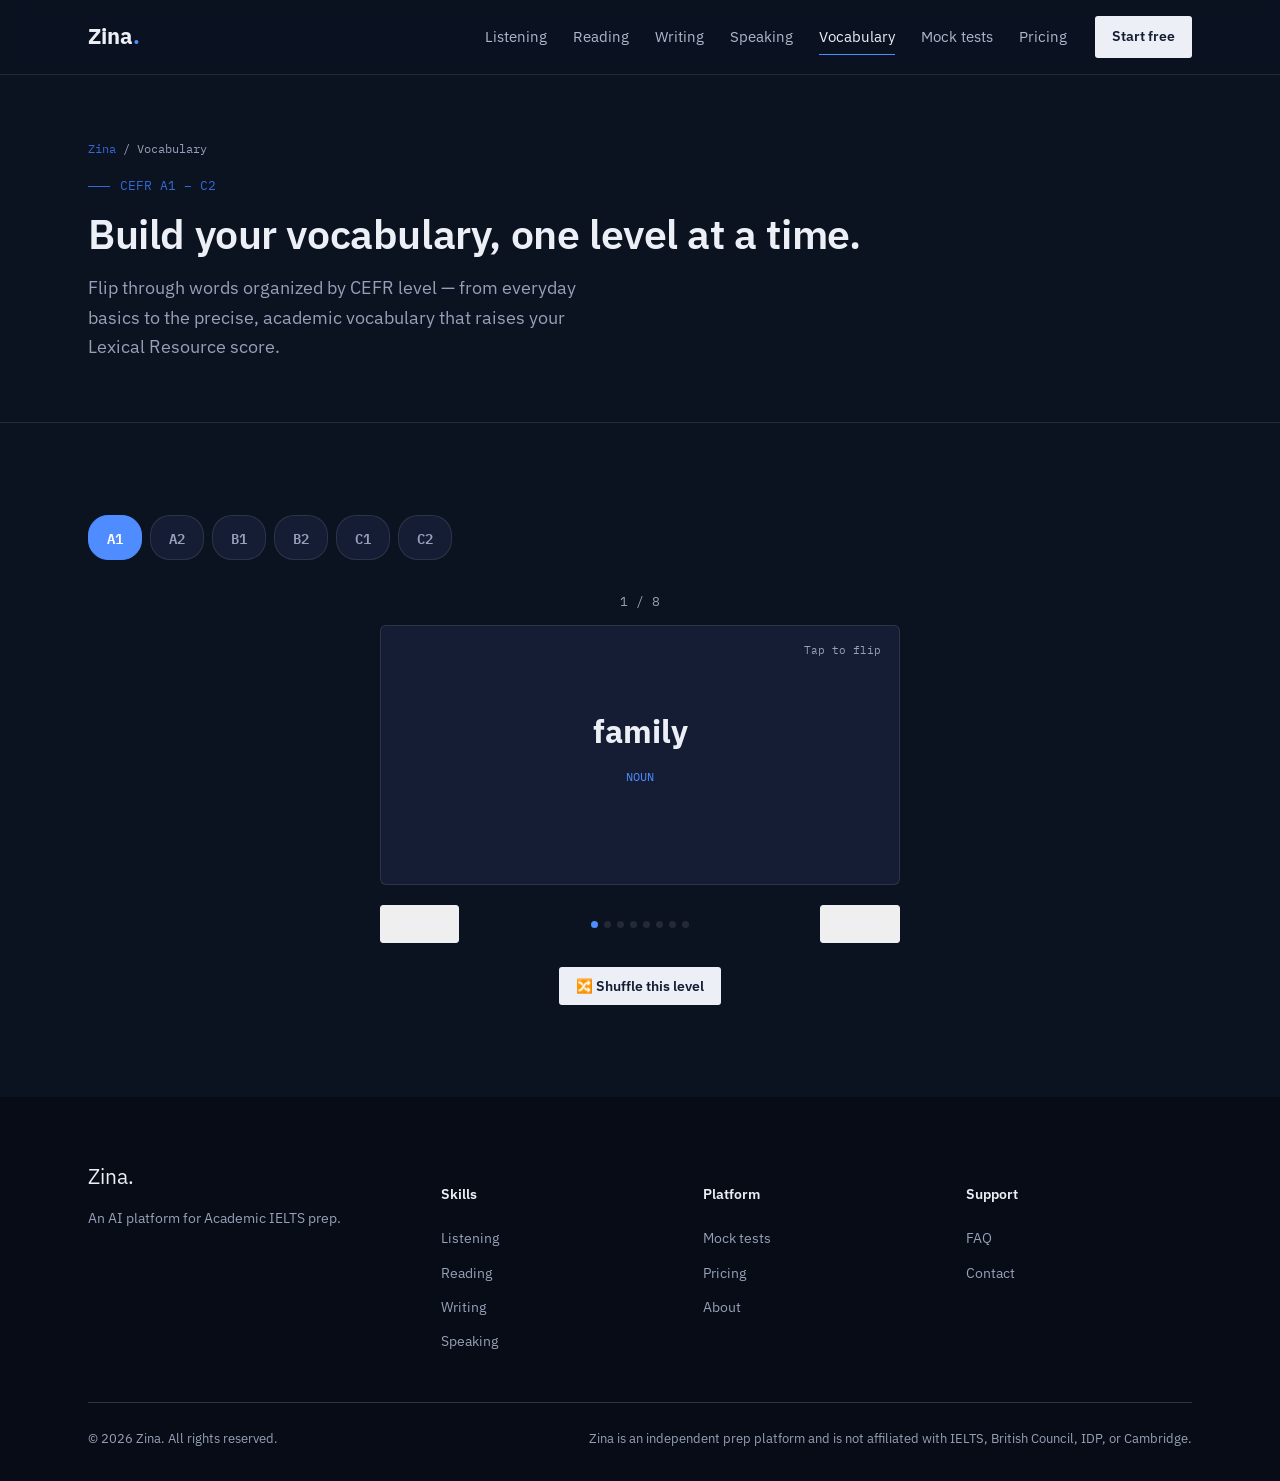
<file: vocabulary.html>
<!DOCTYPE html>
<html lang="en">
<head>
<meta charset="UTF-8">
<meta name="viewport" content="width=device-width, initial-scale=1.0">
<title>Vocabulary — Zina</title>
<meta name="description" content="Study IELTS-relevant English vocabulary organized by CEFR level, from A1 to C2, with flippable flashcards.">
<link rel="preconnect" href="https://fonts.googleapis.com">
<link rel="preconnect" href="https://fonts.gstatic.com" crossorigin>
<link href="https://fonts.googleapis.com/css2?family=Source+Serif+4:opsz,wght@8..60,500;8..60,600;8..60,700&family=IBM+Plex+Sans:wght@400;500;600;700&family=IBM+Plex+Mono:wght@400;500&display=swap" rel="stylesheet">
<link rel="stylesheet" href="assets/style.css">
<style>
  .level-tabs{ display:flex; flex-wrap:wrap; gap:8px; margin-bottom:32px; }
  .level-tab{
    padding:10px 18px; border-radius:20px; border:1px solid var(--rule); background:var(--white);
    color:var(--muted); font-family:var(--mono); font-size:0.85rem; font-weight:600;
  }
  .level-tab.active{ background:var(--gold); border-color:var(--gold); color:#fff; }

  .flash-wrap{ max-width:520px; margin:0 auto; }
  .flash-progress{ text-align:center; font-family:var(--mono); font-size:0.8rem; color:var(--muted); margin-bottom:14px; }
  .flashcard{
    background:var(--white); border:1px solid var(--rule); border-radius:var(--radius-md);
    min-height:260px; display:flex; flex-direction:column; align-items:center; justify-content:center;
    text-align:center; padding:36px 28px; cursor:pointer; user-select:none; position:relative;
  }
  .flashcard .hint{ position:absolute; top:16px; right:18px; font-family:var(--mono); font-size:0.7rem; color:var(--muted); }
  .flash-word{ font-family:var(--serif); font-size:2rem; font-weight:700; margin-bottom:10px; }
  .flash-pos{ font-family:var(--mono); font-size:0.78rem; color:var(--gold); text-transform:uppercase; margin-bottom:18px; }
  .flash-def{ font-size:1.05rem; color:var(--ink); margin-bottom:14px; }
  .flash-example{ font-size:0.92rem; color:var(--muted); font-style:italic; }
  .flash-nav{ display:flex; justify-content:space-between; align-items:center; margin-top:20px; gap:12px; }
  .flash-dots{ display:flex; gap:6px; }
  .flash-dot{ width:7px; height:7px; border-radius:50%; background:var(--rule); }
  .flash-dot.active{ background:var(--gold); }
  .flash-shuffle{ text-align:center; margin-top:24px; }
</style>
</head>
<body>

<header class="site-header">
  <div class="wrap header-inner">
    <a href="index.html" class="logo">Zina<span>.</span></a>
    <nav class="main-nav" id="mainNav">
      <a href="listening.html">Listening</a>
      <a href="reading.html">Reading</a>
      <a href="writing.html">Writing</a>
      <a href="speaking.html">Speaking</a>
      <a href="vocabulary.html" class="active">Vocabulary</a>
      <a href="mock-tests.html">Mock tests</a>
      <a href="pricing.html">Pricing</a>
    </nav>
    <div class="header-cta">
      <a href="pricing.html" class="btn btn-primary btn-sm">Start free</a>
      <button class="nav-toggle" id="navToggle" aria-label="Open menu"><span></span></button>
    </div>
  </div>
</header>

<section class="page-hero">
  <div class="wrap">
    <div class="breadcrumb"><a href="index.html">Zina</a> / Vocabulary</div>
    <div class="kicker">CEFR A1 – C2</div>
    <h1 class="h-lg">Build your vocabulary, one level at a time.</h1>
    <p class="lede">Flip through words organized by CEFR level — from everyday basics to the precise, academic vocabulary that raises your Lexical Resource score.</p>
  </div>
</section>

<section class="section">
  <div class="wrap">
    <div class="level-tabs" id="levelTabs"></div>

    <div class="flash-wrap">
      <div class="flash-progress"><span id="cardIndex">1</span> / <span id="cardTotal">10</span></div>
      <div class="flashcard" id="flashcard">
        <span class="hint">Tap to flip</span>
        <div id="cardFront">
          <div class="flash-word" id="wordText">word</div>
          <div class="flash-pos" id="posText">noun</div>
        </div>
        <div id="cardBack" style="display:none;">
          <div class="flash-def" id="defText">definition</div>
          <div class="flash-example" id="exampleText">"example sentence"</div>
        </div>
      </div>
      <div class="flash-nav">
        <button class="btn btn-outline btn-sm" id="prevBtn">← Prev</button>
        <div class="flash-dots" id="flashDots"></div>
        <button class="btn btn-outline btn-sm" id="nextBtn">Next →</button>
      </div>
      <div class="flash-shuffle">
        <button class="btn btn-primary btn-sm" id="shuffleBtn">🔀 Shuffle this level</button>
      </div>
    </div>
  </div>
</section>

<footer class="site-footer">
  <div class="wrap">
    <div class="footer-grid">
      <div>
        <div class="footer-logo">Zina.</div>
        <p class="footer-note">An AI platform for Academic IELTS prep.</p>
      </div>
      <div>
        <h5>Skills</h5>
        <a href="listening.html">Listening</a>
        <a href="reading.html">Reading</a>
        <a href="writing.html">Writing</a>
        <a href="speaking.html">Speaking</a>
      </div>
      <div>
        <h5>Platform</h5>
        <a href="mock-tests.html">Mock tests</a>
        <a href="pricing.html">Pricing</a>
        <a href="about.html">About</a>
      </div>
      <div>
        <h5>Support</h5>
        <a href="about.html#faq">FAQ</a>
        <a href="about.html#contact">Contact</a>
      </div>
    </div>
    <div class="footer-bottom">
      <span>© 2026 Zina. All rights reserved.</span>
      <span>Zina is an independent prep platform and is not affiliated with IELTS, British Council, IDP, or Cambridge.</span>
    </div>
  </div>
</footer>

<script src="assets/script.js"></script>
<script>
const VOCAB = {
  A1: [
    { w: "family", pos: "noun", def: "A group of people related by blood or marriage.", ex: "My family lives in a small house near the city centre." },
    { w: "happy", pos: "adjective", def: "Feeling pleasure or contentment.", ex: "She felt happy when she passed her exam." },
    { w: "journey", pos: "noun", def: "An act of travelling from one place to another.", ex: "The journey to the airport took two hours." },
    { w: "weather", pos: "noun", def: "The state of the atmosphere at a particular time and place.", ex: "The weather was sunny all weekend." },
    { w: "difficult", pos: "adjective", def: "Needing much effort or skill to accomplish.", ex: "This exercise is too difficult for beginners." },
    { w: "usually", pos: "adverb", def: "Under normal conditions; most of the time.", ex: "I usually wake up at seven in the morning." },
    { w: "neighbour", pos: "noun", def: "A person living next door to or near another.", ex: "Our neighbour helped us move the furniture." },
    { w: "arrive", pos: "verb", def: "To reach a destination.", ex: "The train will arrive at nine o'clock." },
  ],
  A2: [
    { w: "environment", pos: "noun", def: "The natural world, especially as affected by human activity.", ex: "Plastic waste is harmful to the environment." },
    { w: "opportunity", pos: "noun", def: "A set of circumstances that makes it possible to do something.", ex: "Studying abroad gave her a great opportunity to learn a new language." },
    { w: "improve", pos: "verb", def: "To make or become better.", ex: "He wants to improve his English before the exam." },
    { w: "convenient", pos: "adjective", def: "Fitting in well with a person's needs or plans.", ex: "The new bus route is very convenient for commuters." },
    { w: "reliable", pos: "adjective", def: "Consistently good in quality or performance; able to be trusted.", ex: "She is a reliable colleague who always meets deadlines." },
    { w: "advantage", pos: "noun", def: "A condition giving a greater chance of success.", ex: "One advantage of remote work is saving time on commuting." },
    { w: "achieve", pos: "verb", def: "To successfully reach a desired goal.", ex: "It took years of hard work to achieve his dream." },
    { w: "encourage", pos: "verb", def: "To give support or confidence to someone.", ex: "Teachers should encourage students to ask questions." },
  ],
  B1: [
    { w: "significant", pos: "adjective", def: "Sufficiently great or important to be worthy of attention.", ex: "There has been a significant increase in online shopping." },
    { w: "consequence", pos: "noun", def: "A result or effect of an action or condition.", ex: "Pollution is a serious consequence of rapid industrialisation." },
    { w: "sustainable", pos: "adjective", def: "Able to be maintained at a certain rate or level without depleting resources.", ex: "The company switched to sustainable packaging materials." },
    { w: "generation", pos: "noun", def: "All the people born and living at about the same time.", ex: "The younger generation relies heavily on smartphones." },
    { w: "contribute", pos: "verb", def: "To give something, especially money or time, to help achieve something.", ex: "Volunteers contribute several hours each week to the shelter." },
    { w: "perspective", pos: "noun", def: "A particular attitude toward or way of regarding something.", ex: "Travelling abroad gave her a new perspective on her own culture." },
    { w: "adapt", pos: "verb", def: "To adjust to new conditions.", ex: "Businesses had to adapt quickly to the changing market." },
    { w: "beneficial", pos: "adjective", def: "Resulting in good; favourable or advantageous.", ex: "Regular exercise is beneficial for mental health." },
  ],
  B2: [
    { w: "controversial", pos: "adjective", def: "Giving rise to public disagreement.", ex: "The proposal to raise tuition fees remains highly controversial." },
    { w: "implement", pos: "verb", def: "To put a decision or plan into effect.", ex: "The government plans to implement new environmental regulations next year." },
    { w: "phenomenon", pos: "noun", def: "A fact or situation that is observed to exist.", ex: "Urban migration is a common phenomenon in developing countries." },
    { w: "detrimental", pos: "adjective", def: "Tending to cause harm.", ex: "Excessive screen time can be detrimental to children's eyesight." },
    { w: "prevalent", pos: "adjective", def: "Widespread in a particular area or at a particular time.", ex: "Obesity has become increasingly prevalent in industrialised nations." },
    { w: "mitigate", pos: "verb", def: "To make something less severe or serious.", ex: "Governments are looking for ways to mitigate the effects of climate change." },
    { w: "inevitable", pos: "adjective", def: "Certain to happen; unavoidable.", ex: "Some economists argue that a recession was inevitable." },
    { w: "discrepancy", pos: "noun", def: "A lack of compatibility or similarity between two facts.", ex: "There is a clear discrepancy between the two sets of data." },
  ],
  C1: [
    { w: "unprecedented", pos: "adjective", def: "Never done or known before.", ex: "The pandemic caused unprecedented disruption to global trade." },
    { w: "exacerbate", pos: "verb", def: "To make a problem or bad situation worse.", ex: "Poor urban planning has exacerbated traffic congestion in the capital." },
    { w: "ubiquitous", pos: "adjective", def: "Present, appearing, or found everywhere.", ex: "Smartphones have become ubiquitous in modern society." },
    { w: "paradigm", pos: "noun", def: "A typical example or pattern of something; a model.", ex: "Remote work has created a new paradigm for how companies operate." },
    { w: "circumvent", pos: "verb", def: "To find a way around an obstacle or rule.", ex: "Some companies attempt to circumvent environmental regulations." },
    { w: "empirical", pos: "adjective", def: "Based on observation or experience rather than theory.", ex: "The study provides strong empirical evidence for the theory." },
    { w: "dichotomy", pos: "noun", def: "A division or contrast between two things that are opposed.", ex: "There is a clear dichotomy between rural and urban lifestyles." },
    { w: "corroborate", pos: "verb", def: "To confirm or give support to a statement or theory.", ex: "Further research corroborated the initial findings." },
  ],
  C2: [
    { w: "quintessential", pos: "adjective", def: "Representing the most perfect or typical example of a quality or class.", ex: "The novel is a quintessential example of 19th-century realism." },
    { w: "obfuscate", pos: "verb", def: "To render something unclear, confusing, or difficult to understand.", ex: "Politicians sometimes use technical jargon to obfuscate the truth." },
    { w: "epitomise", pos: "verb", def: "To be a perfect example of a quality or type.", ex: "Her career epitomises the struggles faced by women in science." },
    { w: "conundrum", pos: "noun", def: "A confusing and difficult problem or question.", ex: "Balancing economic growth with environmental protection remains a conundrum." },
    { w: "pernicious", pos: "adjective", def: "Having a harmful effect, especially in a gradual or subtle way.", ex: "The pernicious influence of misinformation is hard to counteract." },
    { w: "esoteric", pos: "adjective", def: "Intended for or likely to be understood by only a small number of people.", ex: "The lecture covered fairly esoteric aspects of quantum theory." },
    { w: "vindicate", pos: "verb", def: "To clear someone of blame or suspicion; to prove a claim to be justified.", ex: "The new evidence ultimately vindicated her original hypothesis." },
    { w: "profligate", pos: "adjective", def: "Recklessly wasteful, especially with money or resources.", ex: "Critics accused the administration of profligate public spending." },
  ],
};

const LEVELS = ["A1", "A2", "B1", "B2", "C1", "C2"];
let currentLevel = "A1";
let currentIndex = 0;
let flipped = false;
let deck = VOCAB[currentLevel];

const levelTabsEl = document.getElementById("levelTabs");
LEVELS.forEach(lv => {
  const btn = document.createElement("button");
  btn.className = "level-tab" + (lv === currentLevel ? " active" : "");
  btn.textContent = lv;
  btn.addEventListener("click", () => {
    currentLevel = lv;
    deck = VOCAB[lv];
    currentIndex = 0;
    flipped = false;
    document.querySelectorAll(".level-tab").forEach(b => b.classList.remove("active"));
    btn.classList.add("active");
    renderCard();
  });
  levelTabsEl.appendChild(btn);
});

const flashcardEl = document.getElementById("flashcard");
const cardFront = document.getElementById("cardFront");
const cardBack = document.getElementById("cardBack");
const dotsEl = document.getElementById("flashDots");

function renderDots() {
  dotsEl.innerHTML = deck.map((_, i) => `<span class="flash-dot${i === currentIndex ? " active" : ""}"></span>`).join("");
}

function renderCard() {
  const card = deck[currentIndex];
  document.getElementById("wordText").textContent = card.w;
  document.getElementById("posText").textContent = card.pos;
  document.getElementById("defText").textContent = card.def;
  document.getElementById("exampleText").textContent = "\u201C" + card.ex + "\u201D";
  document.getElementById("cardIndex").textContent = currentIndex + 1;
  document.getElementById("cardTotal").textContent = deck.length;
  cardFront.style.display = "block";
  cardBack.style.display = "none";
  flipped = false;
  renderDots();
}

flashcardEl.addEventListener("click", () => {
  flipped = !flipped;
  cardFront.style.display = flipped ? "none" : "block";
  cardBack.style.display = flipped ? "block" : "none";
});

document.getElementById("prevBtn").addEventListener("click", () => {
  currentIndex = (currentIndex - 1 + deck.length) % deck.length;
  renderCard();
});
document.getElementById("nextBtn").addEventListener("click", () => {
  currentIndex = (currentIndex + 1) % deck.length;
  renderCard();
});
document.getElementById("shuffleBtn").addEventListener("click", () => {
  for (let i = deck.length - 1; i > 0; i--) {
    const j = Math.floor(Math.random() * (i + 1));
    [deck[i], deck[j]] = [deck[j], deck[i]];
  }
  currentIndex = 0;
  renderCard();
});

renderCard();
</script>
</body>
</html>
</file>
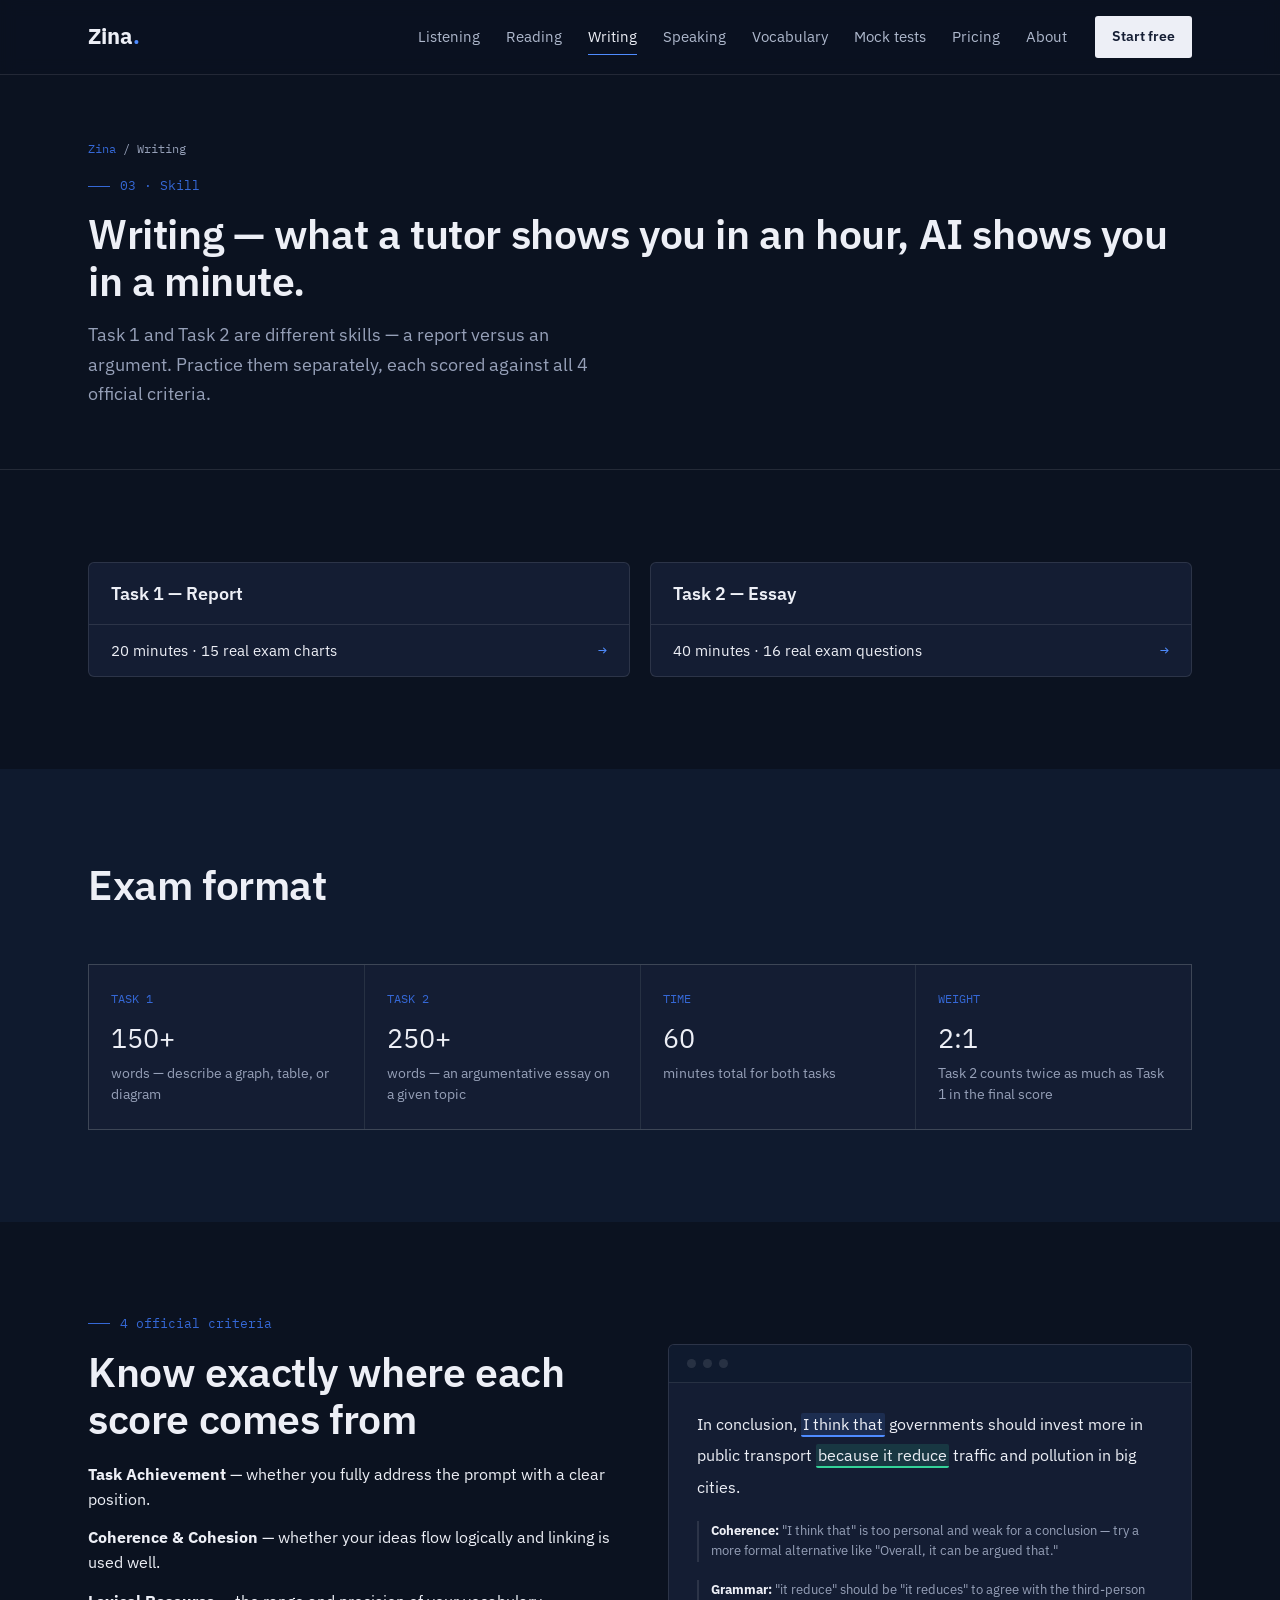
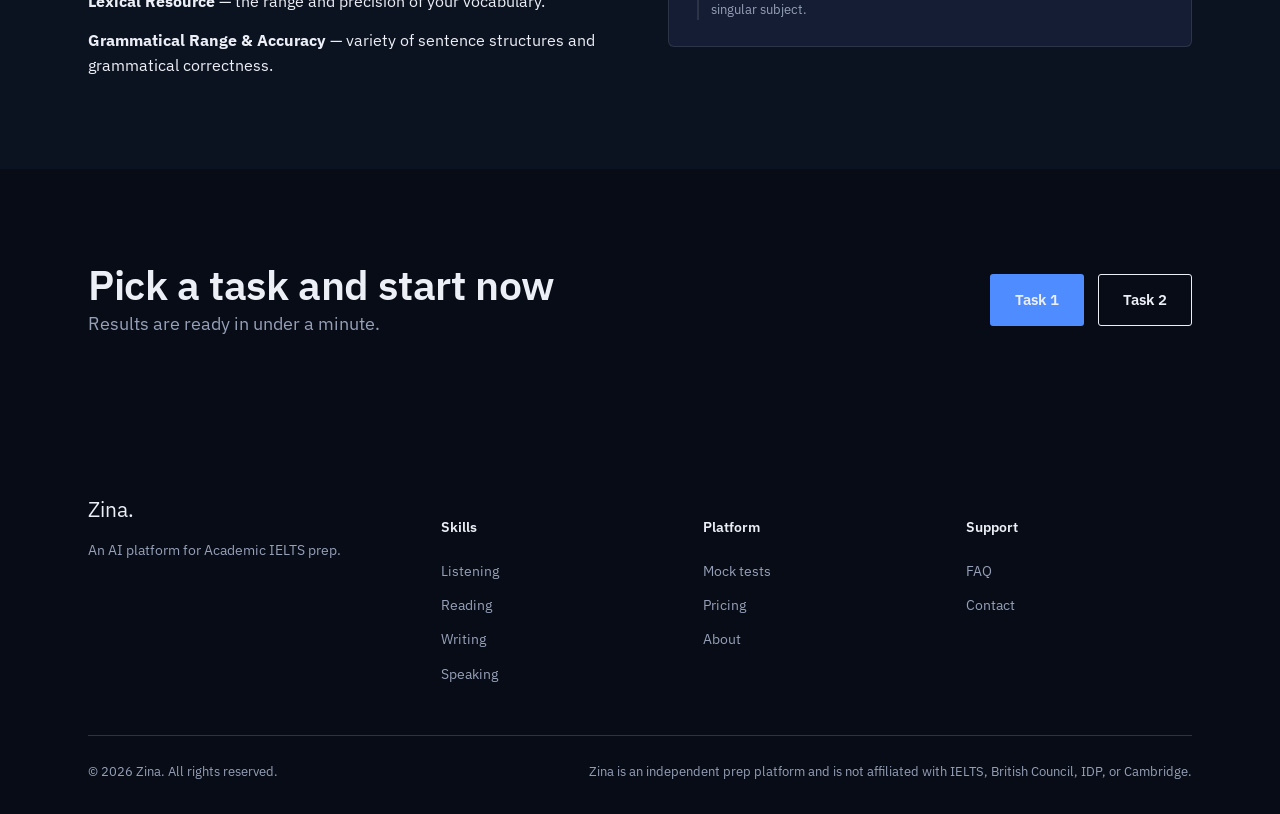
<file: writing.html>
<!DOCTYPE html>
<html lang="en">
<head>
<meta charset="UTF-8">
<meta name="viewport" content="width=device-width, initial-scale=1.0">
<title>Writing — Zina</title>
<meta name="description" content="Practice IELTS Writing Task 1 and Task 2 separately, each under a real timer, with instant AI feedback on all 4 official criteria.">
<link rel="preconnect" href="https://fonts.googleapis.com">
<link rel="preconnect" href="https://fonts.gstatic.com" crossorigin>
<link href="https://fonts.googleapis.com/css2?family=Source+Serif+4:opsz,wght@8..60,500;8..60,600;8..60,700&family=IBM+Plex+Sans:wght@400;500;600;700&family=IBM+Plex+Mono:wght@400;500&display=swap" rel="stylesheet">
<link rel="stylesheet" href="assets/style.css">
</head>
<body>

<header class="site-header">
  <div class="wrap header-inner">
    <a href="index.html" class="logo">Zina<span>.</span></a>
    <nav class="main-nav" id="mainNav">
      <a href="listening.html">Listening</a>
      <a href="reading.html">Reading</a>
      <a href="writing.html" class="active">Writing</a>
      <a href="speaking.html">Speaking</a>
      <a href="vocabulary.html">Vocabulary</a>
      <a href="mock-tests.html">Mock tests</a>
      <a href="pricing.html">Pricing</a>
      <a href="about.html">About</a>
    </nav>
    <div class="header-cta">
      <a href="pricing.html" class="btn btn-primary btn-sm">Start free</a>
      <button class="nav-toggle" id="navToggle" aria-label="Open menu"><span></span></button>
    </div>
  </div>
</header>

<section class="page-hero">
  <div class="wrap">
    <div class="breadcrumb"><a href="index.html">Zina</a> / Writing</div>
    <div class="kicker">03 · Skill</div>
    <h1 class="h-lg">Writing — what a tutor shows you in an hour, AI shows you in a minute.</h1>
    <p class="lede">Task 1 and Task 2 are different skills — a report versus an argument. Practice them separately, each scored against all 4 official criteria.</p>
  </div>
</section>

<section class="section">
  <div class="wrap">
    <div class="test-set-grid" style="grid-template-columns:repeat(2, 1fr);">
      <div class="test-set-card">
        <h3>Task 1 — Report</h3>
        <a href="writing-task1.html" class="test-set-row">20 minutes · 15 real exam charts <span class="arrow">→</span></a>
      </div>
      <div class="test-set-card">
        <h3>Task 2 — Essay</h3>
        <a href="writing-task2.html" class="test-set-row">40 minutes · 16 real exam questions <span class="arrow">→</span></a>
      </div>
    </div>
  </div>
</section>

<section class="section section-alt">
  <div class="wrap">
    <div class="section-head">
      <div><h2 class="h-lg">Exam format</h2></div>
    </div>
    <div class="info-grid">
      <div class="info-cell"><div class="num">TASK 1</div><div class="val">150+</div><div class="lbl2">words — describe a graph, table, or diagram</div></div>
      <div class="info-cell"><div class="num">TASK 2</div><div class="val">250+</div><div class="lbl2">words — an argumentative essay on a given topic</div></div>
      <div class="info-cell"><div class="num">TIME</div><div class="val">60</div><div class="lbl2">minutes total for both tasks</div></div>
      <div class="info-cell"><div class="num">WEIGHT</div><div class="val">2:1</div><div class="lbl2">Task 2 counts twice as much as Task 1 in the final score</div></div>
    </div>
  </div>
</section>

<section class="section" id="criteria">
  <div class="wrap grid-2">
    <div>
      <div class="kicker">4 official criteria</div>
      <h2 class="h-lg">Know exactly where each score comes from</h2>
      <ul style="margin-top:20px; display:grid; gap:14px;">
        <li><b>Task Achievement</b> — whether you fully address the prompt with a clear position.</li>
        <li><b>Coherence &amp; Cohesion</b> — whether your ideas flow logically and linking is used well.</li>
        <li><b>Lexical Resource</b> — the range and precision of your vocabulary.</li>
        <li><b>Grammatical Range &amp; Accuracy</b> — variety of sentence structures and grammatical correctness.</li>
      </ul>
    </div>
    <div class="mockup">
      <div class="mockup-bar"><span></span><span></span><span></span></div>
      <div class="mockup-body">
        <p class="essay-line">In conclusion, <span class="mark tr">I think that</span> governments should invest more in public transport <span class="mark gr">because it reduce</span> traffic and pollution in big cities.</p>
        <div class="annot"><b>Coherence:</b> "I think that" is too personal and weak for a conclusion — try a more formal alternative like "Overall, it can be argued that."</div>
        <div class="annot"><b>Grammar:</b> "it reduce" should be "it reduces" to agree with the third-person singular subject.</div>
      </div>
    </div>
  </div>
</section>

<section class="section section-ink">
  <div class="wrap cta-band">
    <div>
      <h2 class="h-lg">Pick a task and start now</h2>
      <p class="lede">Results are ready in under a minute.</p>
    </div>
    <div class="btn-row" style="margin-top:0;">
      <a href="writing-task1.html" class="btn btn-gold">Task 1</a>
      <a href="writing-task2.html" class="btn btn-outline">Task 2</a>
    </div>
  </div>
</section>

<footer class="site-footer">
  <div class="wrap">
    <div class="footer-grid">
      <div>
        <div class="footer-logo">Zina.</div>
        <p class="footer-note">An AI platform for Academic IELTS prep.</p>
      </div>
      <div>
        <h5>Skills</h5>
        <a href="listening.html">Listening</a>
        <a href="reading.html">Reading</a>
        <a href="writing.html">Writing</a>
        <a href="speaking.html">Speaking</a>
      </div>
      <div>
        <h5>Platform</h5>
        <a href="mock-tests.html">Mock tests</a>
        <a href="pricing.html">Pricing</a>
        <a href="about.html">About</a>
      </div>
      <div>
        <h5>Support</h5>
        <a href="about.html#faq">FAQ</a>
        <a href="about.html#contact">Contact</a>
      </div>
    </div>
    <div class="footer-bottom">
      <span>© 2026 Zina. All rights reserved.</span>
      <span>Zina is an independent prep platform and is not affiliated with IELTS, British Council, IDP, or Cambridge.</span>
    </div>
  </div>
</footer>

<script src="assets/script.js"></script>
<script src="assets/charts.js"></script>
<script src="assets/exam-common.js"></script>
</body>
</html>
</file>
<file: assets/style.css>
/* ============================================================
   Zina — IELTS prep platform
   Design tokens
   ============================================================ */
:root{
  --ink:        #EDEFF6;   /* near-white — primary text (was dark navy) */
  --ink-70:     #AEB8CC;   /* muted light text for nav etc. */
  --paper:      #0B1220;   /* page background — deep navy/near-black */
  --paper-dim:  #0F1A2E;   /* secondary surface (alt sections) */
  --deep:       #070C16;   /* darkest band — hero / footer / inverted sections */
  --white:      #141D33;   /* elevated card surface (was pure white) */
  --gold:       #4F8CFF;   /* primary accent — vivid blue (was gold) */
  --gold-deep:  #3568D6;   /* accent hover/deeper */
  --gold-tint:  rgba(79,140,255,0.14);
  --green:      #34D399;   /* correct / positive */
  --green-tint: rgba(52,211,153,0.14);
  --rule:       rgba(255,255,255,0.10);   /* hairline border on dark surfaces */
  --rule-dark:  rgba(255,255,255,0.16);
  --muted:      #96A0B8;   /* muted light-gray text */
  --muted-on-ink: #96A0B8;
  --radius-sm:  3px;
  --radius-md:  6px;
  --max:        1160px;
  --serif:      "IBM Plex Sans", -apple-system, BlinkMacSystemFont, "Segoe UI", sans-serif;
  --sans:       "IBM Plex Sans", -apple-system, BlinkMacSystemFont, "Segoe UI", sans-serif;
  --mono:       "IBM Plex Mono", ui-monospace, SFMono-Regular, Menlo, monospace;
}

*, *::before, *::after{ box-sizing:border-box; }
html{ scroll-behavior:smooth; }
body{
  margin:0;
  font-family:var(--sans);
  color:var(--ink);
  background:var(--paper);
  font-size:16px;
  line-height:1.55;
  -webkit-font-smoothing:antialiased;
}
img{ max-width:100%; display:block; }
a{ color:inherit; text-decoration:none; }
ul{ margin:0; padding:0; list-style:none; }
h1,h2,h3,h4{ font-family:var(--serif); font-weight:600; line-height:1.15; margin:0; color:var(--ink); }
p{ margin:0; }
button{ font-family:inherit; cursor:pointer; }

@media (prefers-reduced-motion: reduce){
  *{ animation-duration:0.01ms !important; animation-iteration-count:1 !important; transition-duration:0.01ms !important; scroll-behavior:auto !important; }
}

:focus-visible{ outline:2px solid var(--gold); outline-offset:2px; }

.wrap{ max-width:var(--max); margin:0 auto; padding:0 28px; }

/* ---------- Typography helpers ---------- */
.h-xl{ font-size:clamp(2.4rem, 4.6vw, 4rem); letter-spacing:-0.01em; }
.h-lg{ font-size:clamp(2rem, 3.2vw, 2.8rem); letter-spacing:-0.01em; }
.h-md{ font-size:clamp(1.4rem, 2vw, 1.8rem); }
.lede{ font-size:1.15rem; color:var(--muted); max-width:46ch; line-height:1.6; }
.on-ink .lede{ color:var(--muted-on-ink); }

.kicker{
  display:flex; align-items:center; gap:10px;
  font-family:var(--mono); font-size:0.8rem; color:var(--gold-deep);
  margin-bottom:14px;
}
.on-ink .kicker{ color:var(--gold); }
.kicker::before{ content:""; width:22px; height:1px; background:currentColor; display:inline-block; }

/* ---------- Buttons ---------- */
.btn{
  display:inline-flex; align-items:center; justify-content:center; gap:8px;
  padding:13px 24px; border-radius:var(--radius-sm);
  font-weight:600; font-size:0.95rem; border:1px solid transparent;
  transition:background .15s ease, color .15s ease, border-color .15s ease;
  white-space:nowrap;
}
.btn-primary{ background:var(--ink); color:var(--white); }
.btn-primary:hover{ background:var(--gold-deep); }
.btn-gold{ background:var(--gold); color:var(--ink); }
.btn-gold:hover{ background:var(--gold-deep); color:var(--white); }
.btn-outline{ border-color:var(--ink); color:var(--ink); }
.btn-outline:hover{ background:var(--ink); color:var(--white); }
.btn-sm{ padding:9px 16px; font-size:0.85rem; }
.btn-row{ display:flex; gap:14px; flex-wrap:wrap; margin-top:34px; }

/* ============================================================
   Header
   ============================================================ */
.site-header{
  position:sticky; top:0; z-index:50;
  background:rgba(11,18,32,0.88); backdrop-filter:blur(8px);
  border-bottom:1px solid var(--rule);
}
.header-inner{ display:flex; align-items:center; gap:28px; height:74px; }
.logo{ font-family:var(--serif); font-weight:700; font-size:1.35rem; color:var(--ink); margin-right:auto; }
.logo span{ color:var(--gold); }
.main-nav{ display:flex; gap:26px; }
.main-nav a{ font-size:0.94rem; color:var(--ink-70); padding:6px 0; border-bottom:1px solid transparent; }
.main-nav a:hover, .main-nav a.active{ color:var(--ink); border-color:var(--gold); }
.header-cta{ display:flex; align-items:center; gap:16px; }
.nav-toggle{
  display:none; width:38px; height:38px; border:1px solid var(--rule); background:none;
  border-radius:var(--radius-sm); position:relative;
}
.nav-toggle span, .nav-toggle::before, .nav-toggle::after{
  content:""; position:absolute; left:9px; right:9px; height:1.5px; background:var(--ink);
}
.nav-toggle::before{ top:13px; } .nav-toggle span{ top:18px; position:absolute; } .nav-toggle::after{ top:23px; }

@media (max-width:920px){
  .main-nav{
    position:absolute; top:74px; left:0; right:0; background:var(--paper);
    border-bottom:1px solid var(--rule); flex-direction:column; gap:0; padding:8px 28px 18px;
    display:none;
  }
  .main-nav.open{ display:flex; }
  .main-nav a{ padding:12px 0; border-bottom:1px solid var(--rule); width:100%; }
  .header-cta .btn-sm{ display:none; }
  .nav-toggle{ display:block; }
}

/* ============================================================
   Hero
   ============================================================ */
.hero{ background:var(--deep); color:var(--ink); padding:76px 0 96px; overflow:hidden; }
.hero-inner{ display:grid; grid-template-columns:1.15fr 0.85fr; gap:56px; align-items:center; }
@media (max-width:880px){ .hero-inner{ grid-template-columns:1fr; } }

.stat-row{ display:flex; gap:38px; margin-top:44px; flex-wrap:wrap; }
.stat-row .num{ font-family:var(--serif); font-size:1.9rem; color:var(--gold); display:block; }
.stat-row .lbl{ font-size:0.86rem; color:var(--muted-on-ink); }

/* Gauge */
.gauge-card{
  background:rgba(255,255,255,0.04); border:1px solid var(--rule-dark);
  border-radius:var(--radius-md); padding:30px; text-align:center;
}
.gauge-figure{ position:relative; width:100%; max-width:320px; margin:0 auto; }
.gauge-needle{
  transform-origin:160px 170px;
  animation:sweep 1.4s cubic-bezier(.2,.9,.25,1) forwards;
}
@keyframes sweep{
  from{ transform:rotate(-90deg); }
  to{ transform:rotate(var(--needle-angle, 45deg)); }
}
.gauge-score{ font-family:var(--serif); font-size:2.6rem; color:var(--paper); margin-top:-58px; }
.gauge-caption{ font-family:var(--mono); font-size:0.8rem; color:var(--muted-on-ink); margin-top:6px; }

/* ============================================================
   Sections generic
   ============================================================ */
.section{ padding:92px 0; }
.section-tight{ padding:56px 0; }
.section-alt{ background:var(--paper-dim); }
.section-ink{ background:var(--deep); color:var(--ink); }
.section-head{ display:flex; justify-content:space-between; align-items:flex-end; gap:24px; margin-bottom:56px; flex-wrap:wrap; }
.section-head .lede{ margin-top:14px; }

/* ---------- Skills index (numbered rows, TOC style) ---------- */
.skill-row{
  display:grid; grid-template-columns:90px 1.1fr 1.4fr auto; gap:28px; align-items:center;
  padding:34px 0; border-top:1px solid var(--rule);
}
.skill-index{ list-style:none; margin:0; padding:0; }
.skill-index li:last-child .skill-row{ border-bottom:1px solid var(--rule); }
.skill-num{ font-family:var(--serif); font-size:2.2rem; color:var(--gold); }
.skill-title{ font-family:var(--serif); font-size:1.5rem; }
.skill-desc{ color:var(--muted); font-size:0.98rem; }
.skill-row .btn{ justify-self:end; }
@media (max-width:760px){
  .skill-row{ grid-template-columns:50px 1fr; row-gap:10px; }
  .skill-row .btn{ grid-column:2; justify-self:start; }
}

/* ---------- Comparison table ---------- */
.compare-table{ width:100%; border-collapse:collapse; font-size:0.96rem; }
.compare-table th, .compare-table td{ padding:16px 18px; border-bottom:1px solid var(--rule); text-align:left; vertical-align:top; }
.compare-table thead th{ font-family:var(--serif); font-size:1rem; font-weight:600; border-bottom:2px solid var(--ink); }
.compare-table td:first-child, .compare-table th:first-child{ color:var(--muted); font-size:0.92rem; width:34%; }
.compare-table .col-us{ background:var(--gold-tint); font-weight:600; }
.tick{ color:var(--green); font-weight:700; }
.cross{ color:var(--muted); }
.table-scroll{ overflow-x:auto; border:1px solid var(--rule); border-radius:var(--radius-md); }
.table-scroll table{ min-width:640px; }

/* ---------- Feature list rows (icon + text) ---------- */
.feature-grid{ display:grid; grid-template-columns:repeat(3,1fr); gap:1px; background:var(--rule); border:1px solid var(--rule); }
.feature-cell{ background:var(--paper); padding:32px; }
.feature-cell .ic{ width:34px; height:34px; margin-bottom:18px; color:var(--gold); }
.feature-cell h3{ font-size:1.15rem; margin-bottom:10px; }
.feature-cell p{ color:var(--muted); font-size:0.94rem; }
@media (max-width:820px){ .feature-grid{ grid-template-columns:1fr; } }

/* ---------- Writing/Speaking feedback mockup ---------- */
.mockup{
  background:var(--white); border:1px solid var(--rule); border-radius:var(--radius-md);
  overflow:hidden;
}
.mockup-bar{ display:flex; gap:7px; padding:14px 18px; border-bottom:1px solid var(--rule); background:var(--paper-dim); }
.mockup-bar span{ width:9px; height:9px; border-radius:50%; background:var(--rule); }
.mockup-body{ padding:26px 28px; }
.essay-line{ font-size:0.98rem; line-height:2; }
.mark{ padding:1px 2px; border-radius:2px; position:relative; cursor:default; }
.mark.tr{ background:var(--gold-tint); border-bottom:2px solid var(--gold); }
.mark.gr{ background:var(--green-tint); border-bottom:2px solid var(--green); }
.annot{ font-size:0.82rem; color:var(--muted); border-left:2px solid var(--rule); padding-left:12px; margin-top:18px; }
.annot b{ color:var(--ink); }

.criteria-bars{ margin-top:22px; display:grid; gap:14px; }
.criteria-bar{ display:grid; grid-template-columns:170px 1fr 34px; align-items:center; gap:12px; font-size:0.88rem; }
.criteria-track{ height:6px; background:var(--rule); border-radius:3px; overflow:hidden; }
.criteria-fill{ height:100%; background:var(--gold); }

/* ---------- Testimonials ---------- */
.testi-grid{ display:grid; grid-template-columns:repeat(3,1fr); gap:0; border-top:1px solid var(--rule); border-left:1px solid var(--rule); }
.testi{ border-right:1px solid var(--rule); border-bottom:1px solid var(--rule); padding:30px 28px; }
.testi p{ font-size:1rem; }
.testi .who{ margin-top:18px; display:flex; justify-content:space-between; font-family:var(--mono); font-size:0.78rem; color:var(--muted); }
@media (max-width:820px){ .testi-grid{ grid-template-columns:1fr; } }

/* ---------- Pricing ---------- */
.price-grid{ display:grid; grid-template-columns:repeat(3,1fr); gap:22px; }
@media (max-width:900px){ .price-grid{ grid-template-columns:1fr; } }
.price-card{ border:1px solid var(--rule); border-radius:var(--radius-md); padding:34px; display:flex; flex-direction:column; background:var(--white); }
.price-card.featured{ border-color:var(--ink); box-shadow:0 0 0 1px var(--ink); }
.price-flag{ font-family:var(--mono); font-size:0.75rem; color:var(--gold-deep); margin-bottom:14px; }
.price-amount{ font-family:var(--serif); font-size:2.4rem; margin:12px 0 4px; }
.price-amount sub{ font-family:var(--sans); font-size:0.95rem; color:var(--muted); }
.price-list{ margin:26px 0; display:grid; gap:12px; }
.price-list li{ font-size:0.92rem; display:flex; gap:10px; }
.price-list li::before{ content:"—"; color:var(--gold); flex-shrink:0; }
.price-card .btn{ margin-top:auto; }

/* ---------- FAQ accordion ---------- */
.faq-item{ border-bottom:1px solid var(--rule); }
.faq-q{
  width:100%; text-align:left; background:none; border:0; padding:22px 0;
  display:flex; justify-content:space-between; align-items:center; gap:20px;
  font-family:var(--serif); font-size:1.08rem; color:var(--ink);
}
.faq-q .plus{ font-family:var(--mono); font-size:1.2rem; color:var(--gold-deep); transition:transform .2s ease; flex-shrink:0; }
.faq-item.open .faq-q .plus{ transform:rotate(45deg); }
.faq-a{ max-height:0; overflow:hidden; transition:max-height .25s ease; }
.faq-item.open .faq-a{ max-height:400px; }
.faq-a p{ padding-bottom:22px; color:var(--muted); max-width:70ch; }

/* ---------- Format / info tables ---------- */
.info-grid{ display:grid; grid-template-columns:repeat(4,1fr); gap:1px; background:var(--rule); border:1px solid var(--rule); margin-top:40px; }
.info-cell{ background:var(--white); padding:24px 22px; }
.info-cell .num{ font-family:var(--mono); font-size:0.78rem; color:var(--gold-deep); }
.info-cell .val{ font-family:var(--serif); font-size:1.7rem; margin:8px 0 4px; }
.info-cell .lbl2{ font-size:0.85rem; color:var(--muted); }
@media (max-width:760px){ .info-grid{ grid-template-columns:1fr 1fr; } }

/* ---------- Steps ---------- */
.steps{ display:grid; gap:0; margin-top:10px; }
.step{ display:grid; grid-template-columns:56px 1fr; gap:24px; padding:26px 0; border-top:1px solid var(--rule); }
.steps > .step:last-child{ border-bottom:1px solid var(--rule); }
.step .n{ font-family:var(--serif); color:var(--gold); font-size:1.3rem; }
.step h4{ font-size:1.1rem; margin-bottom:6px; }
.step p{ color:var(--muted); font-size:0.94rem; max-width:56ch; }

/* ---------- CTA band ---------- */
.cta-band{ text-align:left; display:flex; justify-content:space-between; align-items:center; gap:30px; flex-wrap:wrap; }

/* ---------- Footer ---------- */
.site-footer{ background:var(--deep); color:var(--muted-on-ink); padding:64px 0 32px; }
.footer-grid{ display:grid; grid-template-columns:1.4fr 1fr 1fr 1fr; gap:36px; padding-bottom:44px; border-bottom:1px solid var(--rule-dark); }
.footer-grid h5{ color:var(--ink); font-family:var(--sans); font-size:0.85rem; font-weight:600; margin-bottom:16px; }
.footer-grid a{ display:block; padding:6px 0; font-size:0.9rem; }
.footer-grid a:hover{ color:var(--gold); }
.footer-logo{ font-family:var(--serif); font-size:1.3rem; color:var(--ink); margin-bottom:14px; }
.footer-note{ font-size:0.85rem; max-width:42ch; }
.footer-bottom{ display:flex; justify-content:space-between; padding-top:26px; font-size:0.8rem; flex-wrap:wrap; gap:10px; }
@media (max-width:820px){ .footer-grid{ grid-template-columns:1fr 1fr; } }

/* ---------- Utility ---------- */
.grid-2{ display:grid; grid-template-columns:1fr 1fr; gap:56px; align-items:center; }
@media (max-width:880px){ .grid-2{ grid-template-columns:1fr; gap:36px; } }
.tag{ display:inline-block; font-family:var(--mono); font-size:0.72rem; padding:4px 9px; border:1px solid var(--rule); border-radius:20px; color:var(--muted); margin-right:8px; margin-bottom:8px;}
.page-hero{ padding:64px 0 60px; border-bottom:1px solid var(--rule); }
.page-hero .lede{ margin-top:16px; }
.breadcrumb{ font-family:var(--mono); font-size:0.78rem; color:var(--muted); margin-bottom:18px; }
.breadcrumb a{ color:var(--gold-deep); }

/* ============================================================
   Embedded AI exam widget (Writing / Speaking practice)
   ============================================================ */
.tabs{ display:flex; gap:0; border-bottom:1px solid var(--rule); margin-bottom:36px; }
.tab-btn{
  flex:1; text-align:center; padding:16px 0; font-family:var(--serif); font-size:1.05rem;
  background:none; border:none; border-bottom:2px solid transparent; color:var(--muted);
}
.tab-btn.active{ color:var(--ink); border-color:var(--gold); }
.panel{ display:none; }
.panel.active{ display:block; }

.exam-topbar{
  display:flex; justify-content:space-between; align-items:center; gap:16px;
  background:var(--paper-dim); border:1px solid var(--rule); border-radius:var(--radius-md);
  padding:18px 22px; margin-bottom:24px; flex-wrap:wrap;
}
.timer{ font-family:var(--mono); font-size:1.8rem; color:var(--ink); font-weight:600; }
.timer.warn{ color:#F87171; }

.cue-card{
  background:var(--white); border:1px solid var(--rule); border-left:4px solid var(--gold);
  border-radius:var(--radius-sm); padding:24px 26px; margin-bottom:22px;
}
.cue-card h3{ font-size:1.2rem; margin-bottom:12px; }
.cue-card ul{ display:grid; gap:6px; padding-left:18px; list-style:disc; color:var(--muted); font-size:0.94rem; }

textarea.exam-input{
  width:100%; min-height:240px; padding:18px; border:1px solid var(--rule); border-radius:var(--radius-sm);
  font-family:var(--sans); font-size:1rem; line-height:1.6; resize:vertical; background:var(--white); color:var(--ink);
}
textarea.exam-input:disabled{ background:var(--paper-dim); color:var(--muted); }
.word-count{ font-family:var(--mono); font-size:0.8rem; color:var(--muted); margin-top:8px; text-align:right; }

.exam-actions{ display:flex; gap:12px; margin-top:20px; flex-wrap:wrap; }

.locked-banner{
  display:none; background:rgba(234,179,8,0.10); border:1px solid rgba(234,179,8,0.35); color:#FCD34D;
  padding:14px 18px; border-radius:var(--radius-sm); font-size:0.92rem; margin-bottom:18px;
}
.locked-banner.show{ display:block; }

.mic-row{ display:flex; align-items:center; gap:14px; margin-bottom:14px; }
.mic-btn{
  width:52px; height:52px; border-radius:50%; border:2px solid var(--ink); background:var(--white);
  display:flex; align-items:center; justify-content:center; font-size:1.3rem; flex-shrink:0; color:var(--ink);
}
.mic-btn.recording{ background:#F87171; border-color:#F87171; color:#0B1220; animation:pulse 1.2s infinite; }
@keyframes pulse{ 0%,100%{ box-shadow:0 0 0 0 rgba(248,113,113,0.4);} 50%{ box-shadow:0 0 0 10px rgba(248,113,113,0);} }

.result-card{ margin-top:36px; border:1px solid var(--rule); border-radius:var(--radius-md); overflow:hidden; }
.result-head{ background:var(--gold); color:#fff; padding:26px; display:flex; justify-content:space-between; align-items:center; flex-wrap:wrap; gap:14px; }
.result-head .band{ font-family:var(--serif); font-size:2.4rem; color:#fff; }
.result-body{ padding:26px; background:var(--white); }
.criteria-list{ display:grid; gap:16px; margin-bottom:24px; }
.criteria-item{ display:grid; grid-template-columns:1fr auto; gap:6px 14px; align-items:baseline; border-bottom:1px solid var(--rule); padding-bottom:14px; }
.criteria-item .cname{ font-weight:600; }
.criteria-item .cband{ font-family:var(--serif); color:var(--gold); font-size:1.1rem; }
.criteria-item .ccomment{ grid-column:1 / -1; color:var(--muted); font-size:0.92rem; }
.fb-cols{ display:grid; grid-template-columns:1fr 1fr; gap:22px; }
@media (max-width:700px){ .fb-cols{ grid-template-columns:1fr; } }
.fb-cols h4{ font-size:0.95rem; margin-bottom:10px; }
.fb-cols ul{ display:grid; gap:8px; padding-left:18px; list-style:disc; font-size:0.9rem; color:var(--muted); }

.loading-row{ display:flex; align-items:center; gap:12px; color:var(--muted); font-size:0.92rem; margin-top:20px; }
.spinner{ width:18px; height:18px; border:2px solid var(--rule); border-top-color:var(--gold); border-radius:50%; animation:spin 0.8s linear infinite; }
@keyframes spin{ to{ transform:rotate(360deg); } }

.error-box{ margin-top:20px; padding:14px 18px; background:rgba(248,113,113,0.10); border:1px solid rgba(248,113,113,0.35); border-radius:var(--radius-sm); color:#FCA5A5; font-size:0.9rem; }

/* ---------- Payment instructions modal ---------- */
.modal-overlay{
  display:none; position:fixed; inset:0; background:rgba(0,0,0,0.65); z-index:200;
  align-items:center; justify-content:center; padding:20px;
}
.modal-overlay.show{ display:flex; }
.modal-box{
  background:var(--white); border:1px solid var(--rule); border-radius:var(--radius-md);
  max-width:460px; width:100%; padding:32px; position:relative; max-height:90vh; overflow-y:auto;
}
.modal-close{
  position:absolute; top:16px; right:16px; background:none; border:none; color:var(--muted);
  font-size:1.4rem; line-height:1; padding:4px;
}
.pay-step{ display:grid; grid-template-columns:26px 1fr; gap:12px; margin:18px 0; font-size:0.92rem; color:var(--ink); }
.pay-step .pay-num{
  width:26px; height:26px; border-radius:50%; background:var(--gold-tint); color:var(--gold);
  display:flex; align-items:center; justify-content:center; font-family:var(--mono); font-size:0.85rem; flex-shrink:0;
}
.pay-detail-row{
  display:flex; justify-content:space-between; align-items:center; gap:10px;
  padding:12px 0; border-bottom:1px solid var(--rule); font-size:0.9rem;
}
.pay-detail-row span{ color:var(--muted); }
.pay-detail-row b{ font-family:var(--mono); font-size:0.95rem; }

.auth-input{
  width:100%; padding:12px 14px; border:1px solid var(--rule); border-radius:var(--radius-sm);
  background:var(--paper-dim); color:var(--ink); font-family:var(--sans); font-size:0.95rem; margin:14px 0;
}

/* ---------- Test-set grid (Test 1 / Test 2 ... each with 4 skills) ---------- */
.test-set-grid{ display:grid; grid-template-columns:repeat(auto-fit, minmax(220px, 1fr)); gap:20px; }
.test-set-card{ background:var(--white); border:1px solid var(--rule); border-radius:var(--radius-md); overflow:hidden; }
.test-set-card h3{ padding:20px 22px; border-bottom:1px solid var(--rule); font-size:1.15rem; }
.test-set-row{
  display:flex; justify-content:space-between; align-items:center; padding:14px 22px;
  border-bottom:1px solid var(--rule); font-size:0.94rem; color:var(--ink);
}
.test-set-row:last-child{ border-bottom:none; }
.test-set-row .arrow{ color:var(--gold); font-family:var(--mono); }
.test-set-row.disabled{ color:var(--muted); cursor:default; pointer-events:none; }
.test-set-row.disabled .tag{ margin:0; font-size:0.68rem; }
.test-set-note{ text-align:center; margin-top:22px; color:var(--muted); font-size:0.88rem; }
</file>
